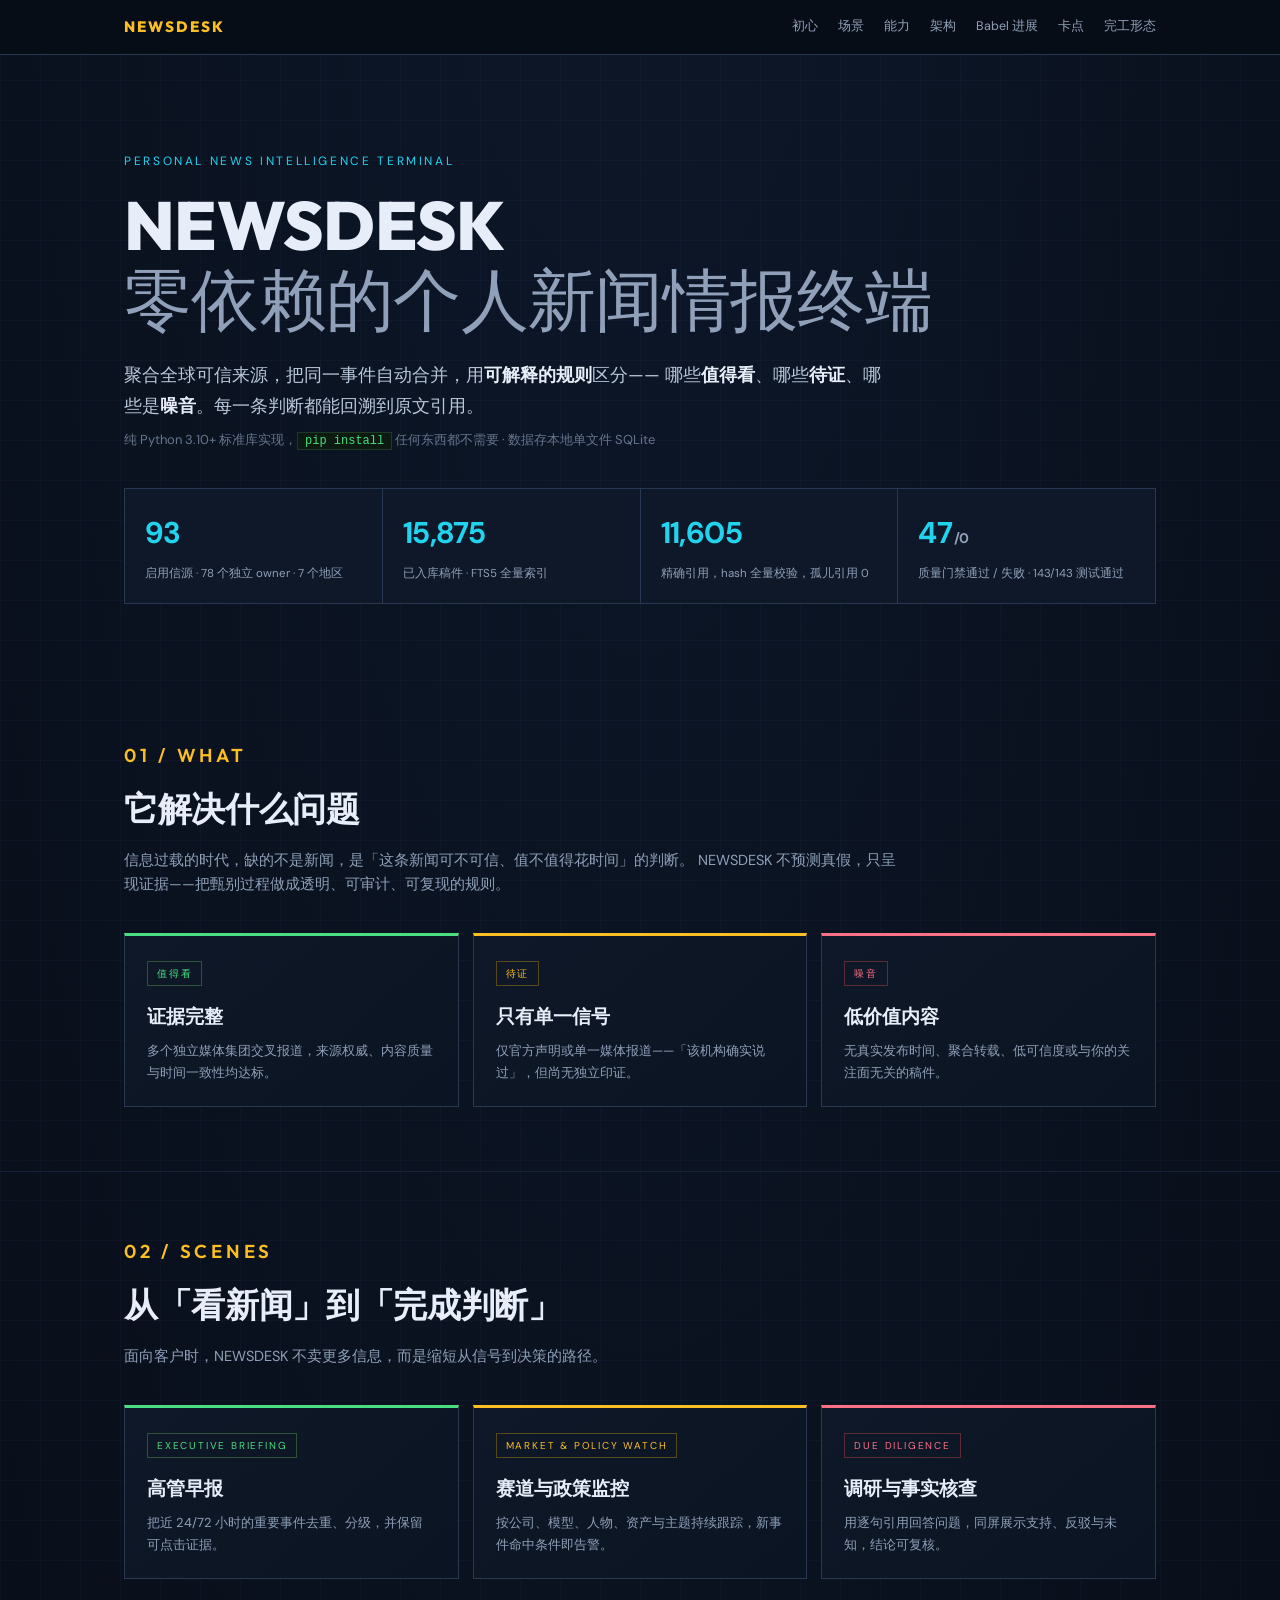
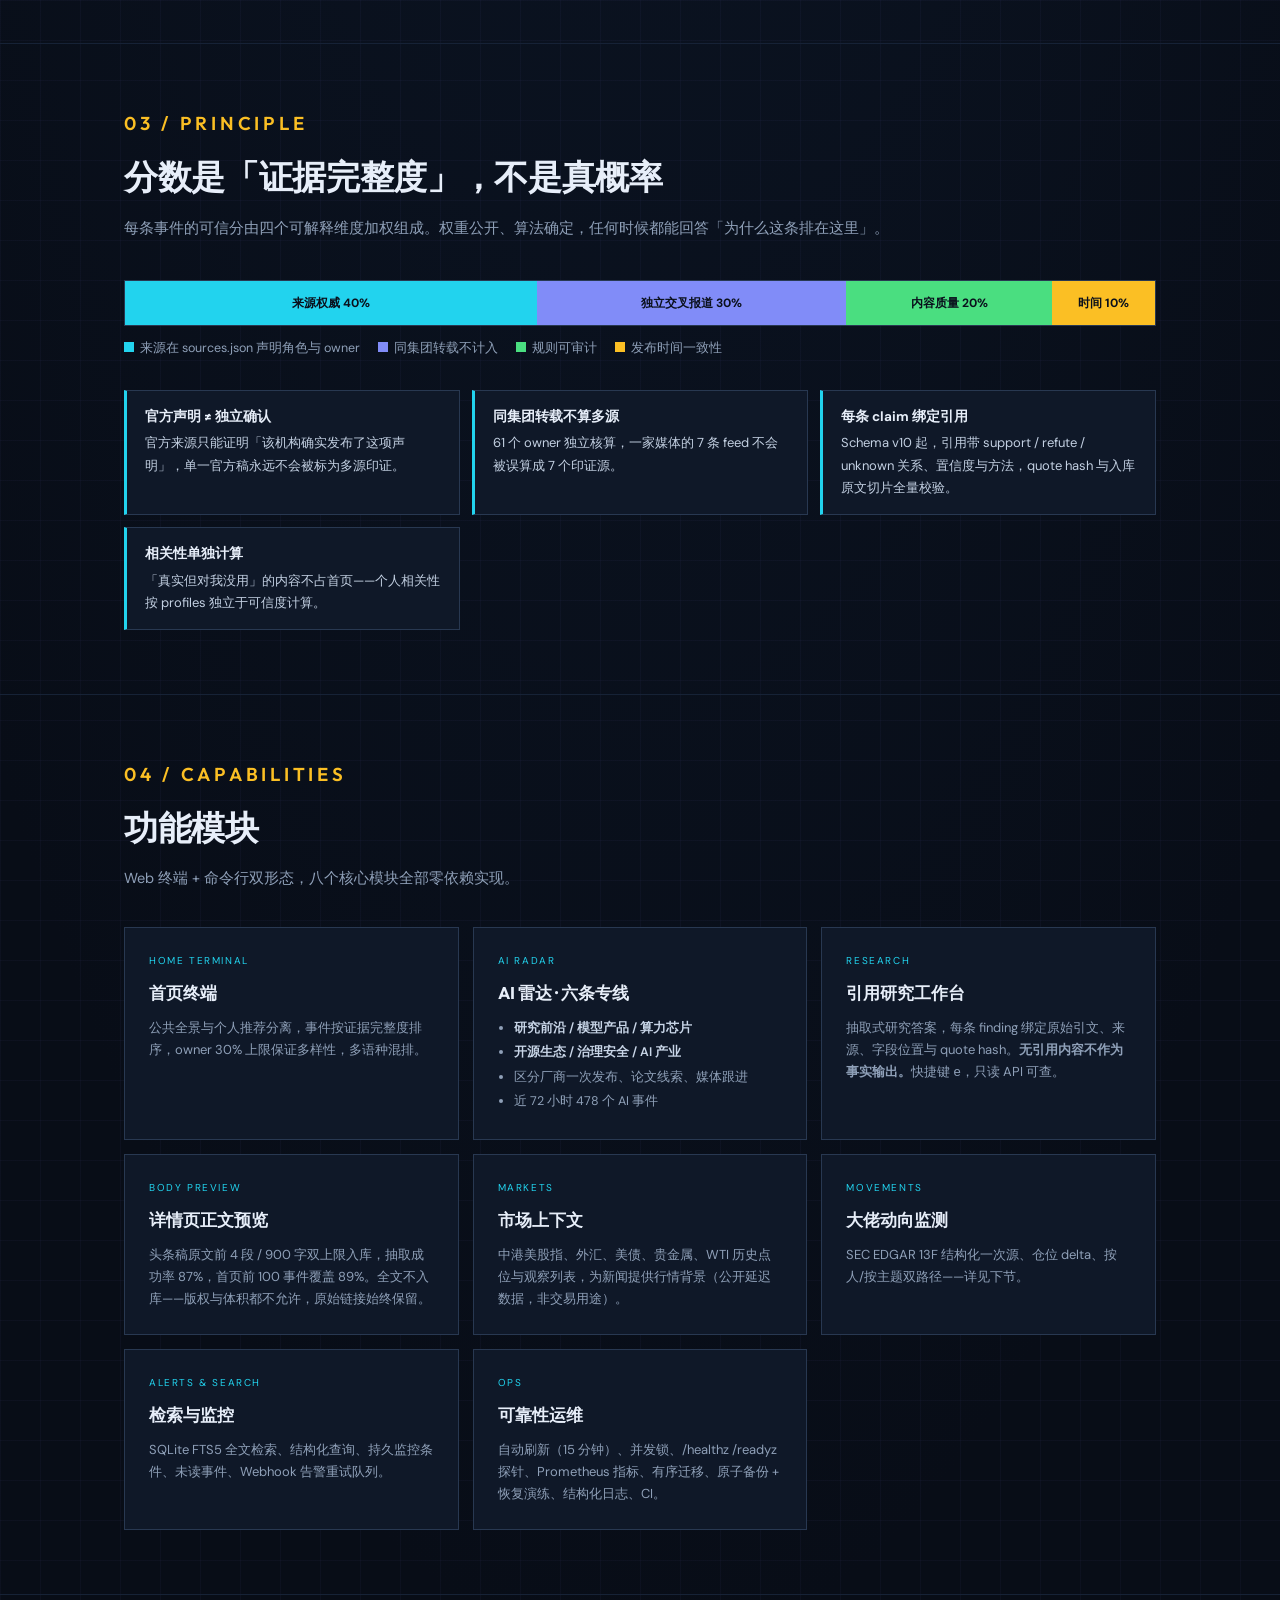
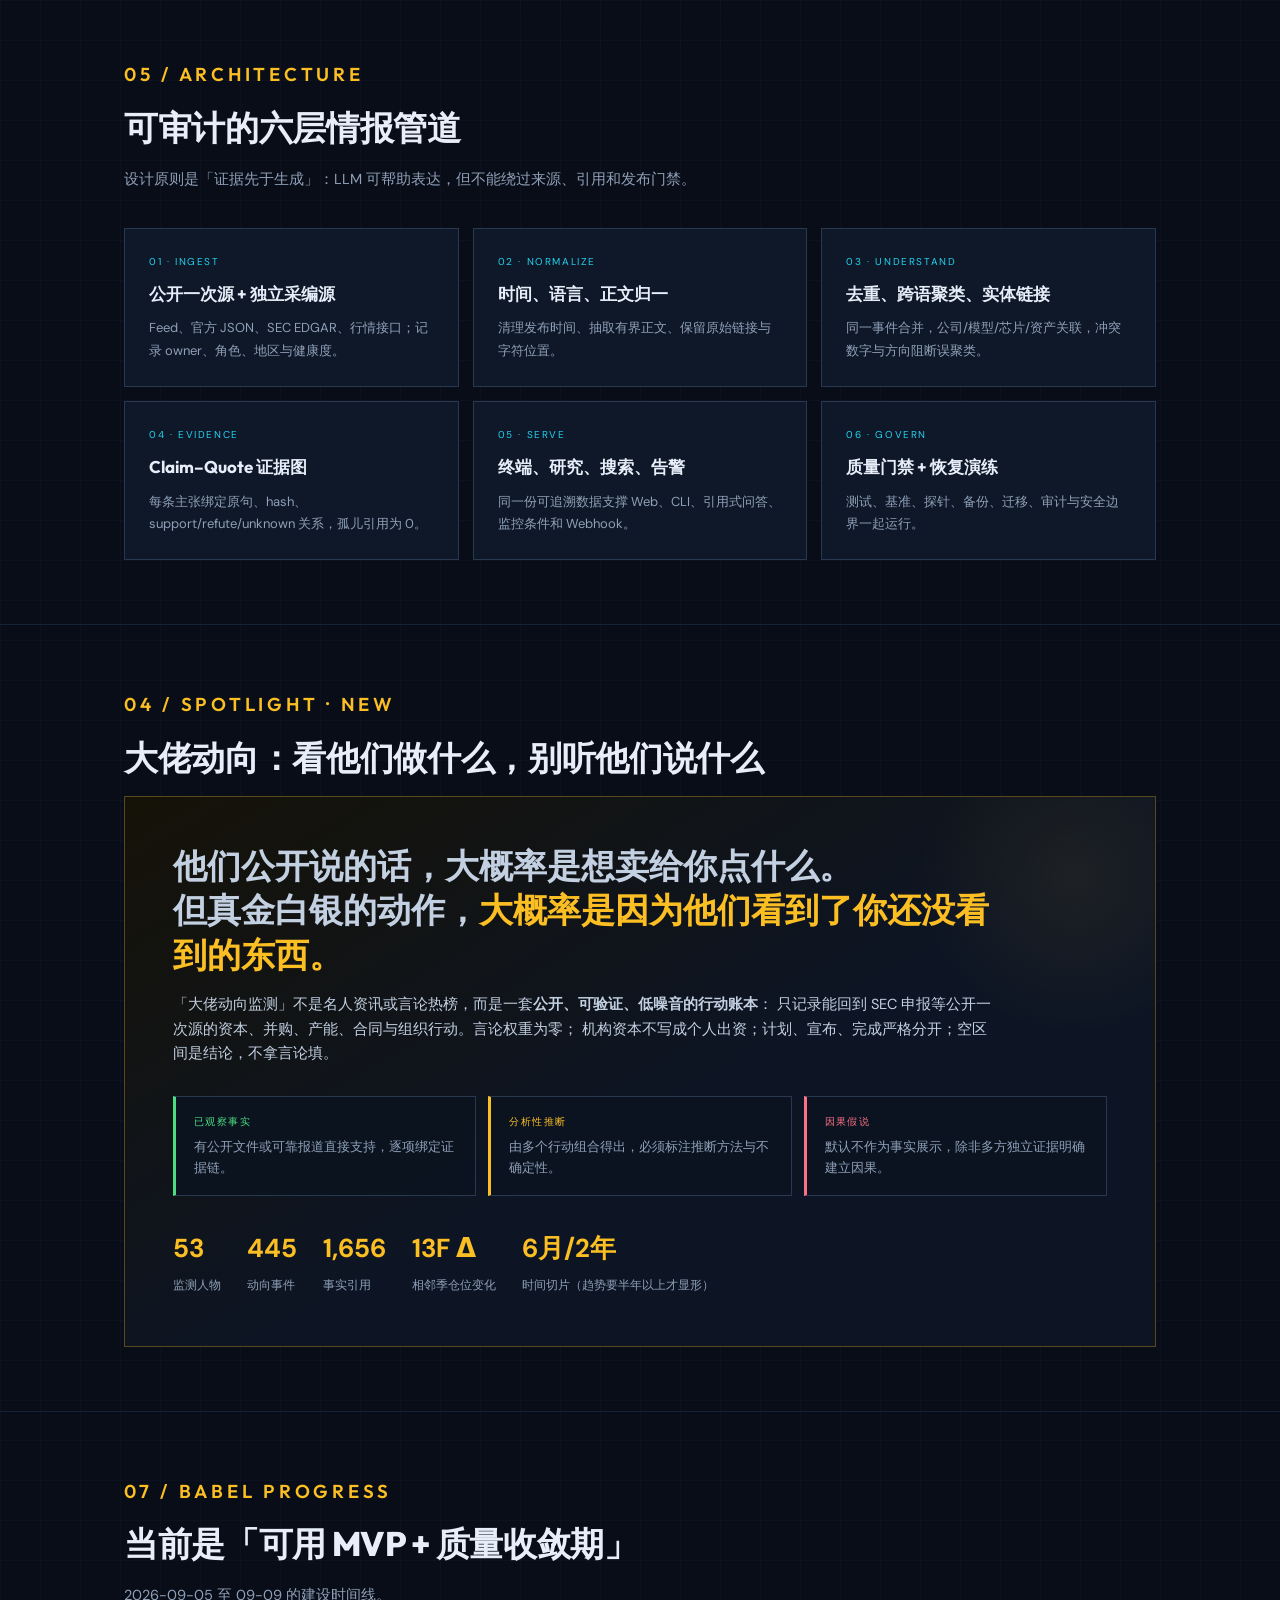
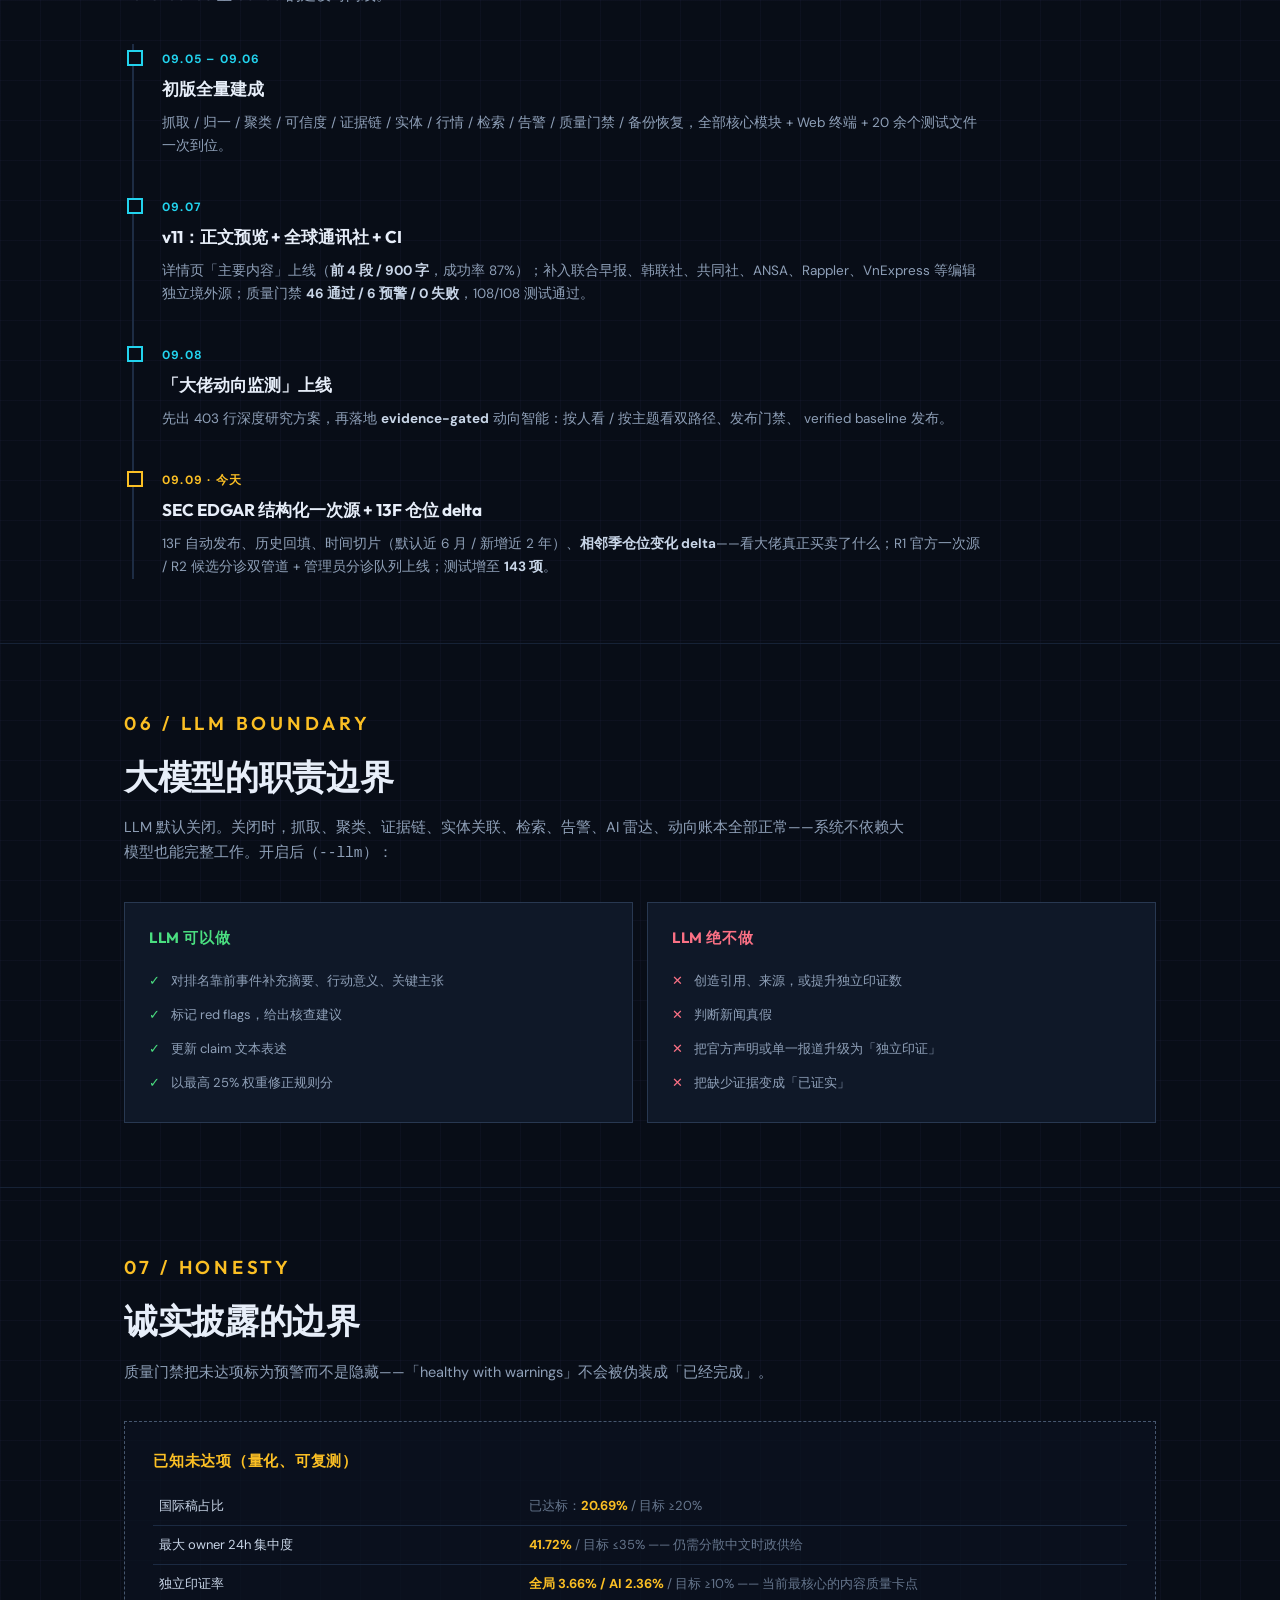
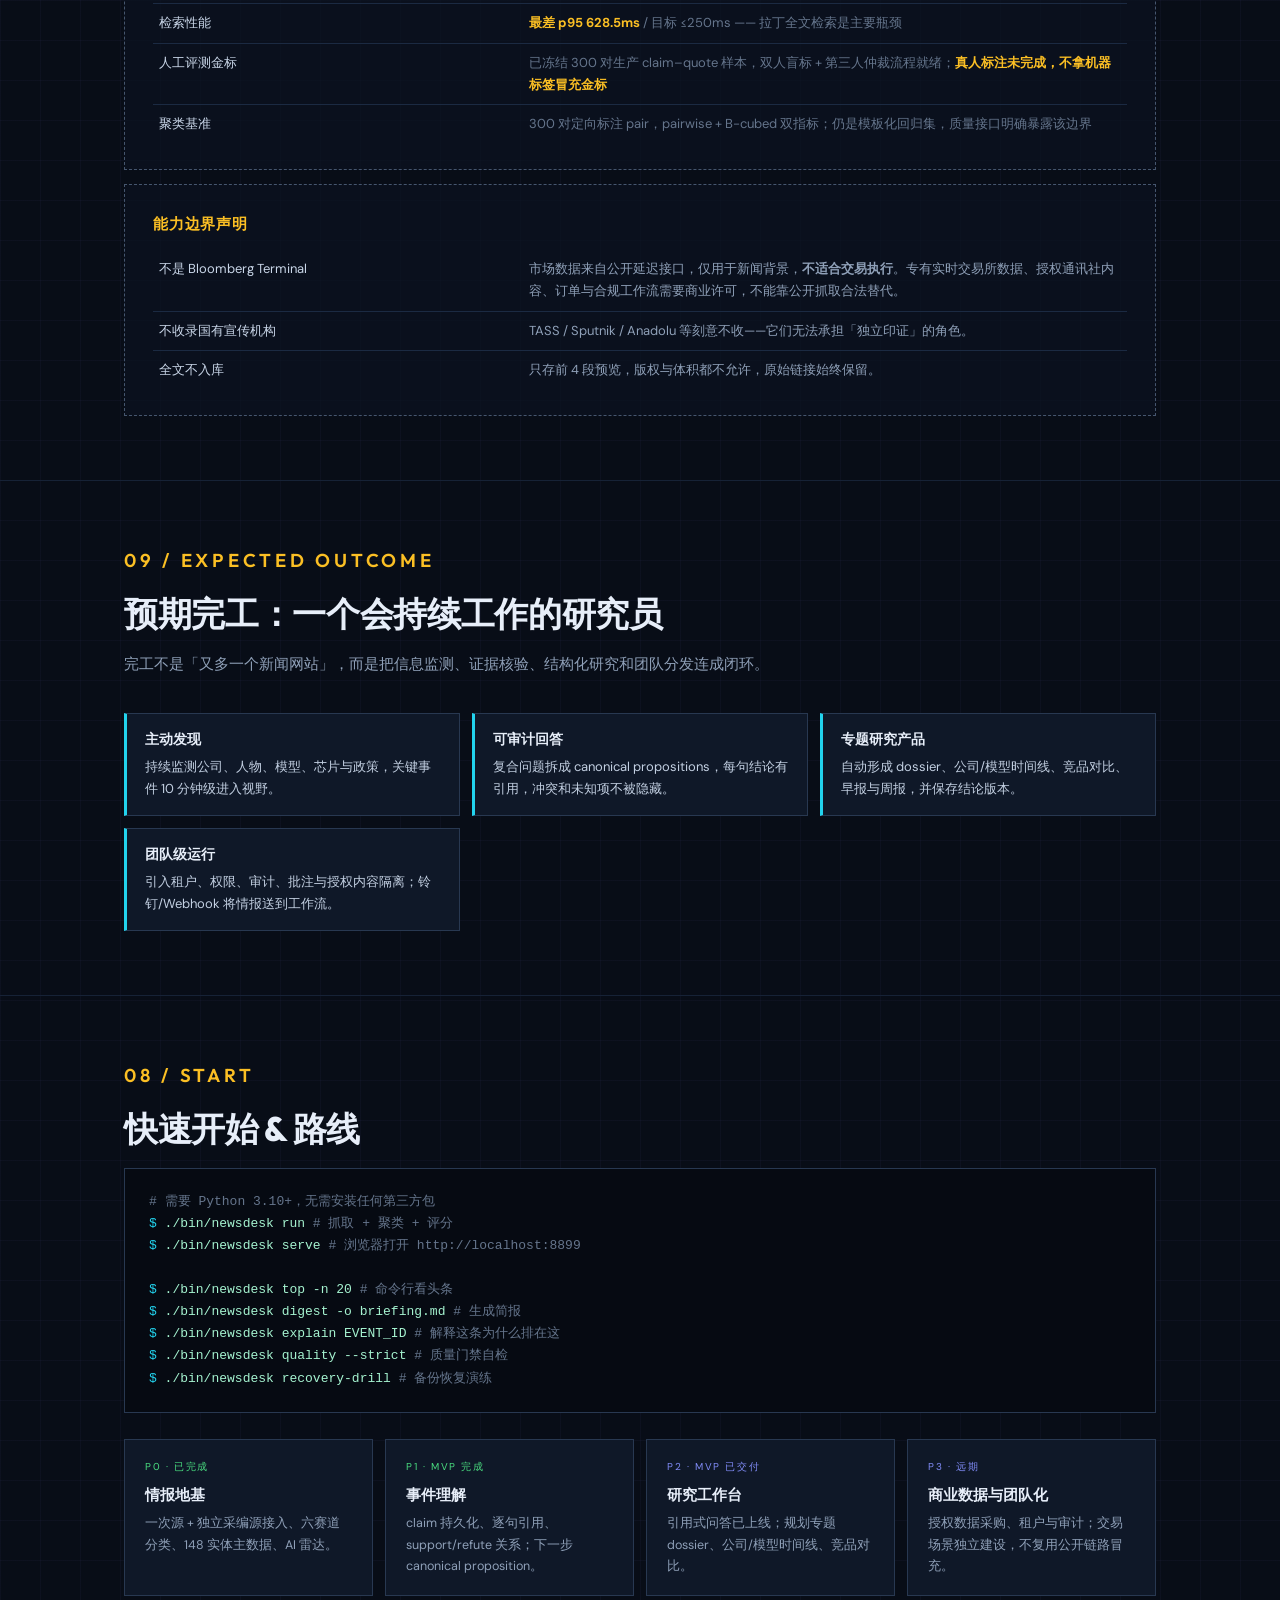
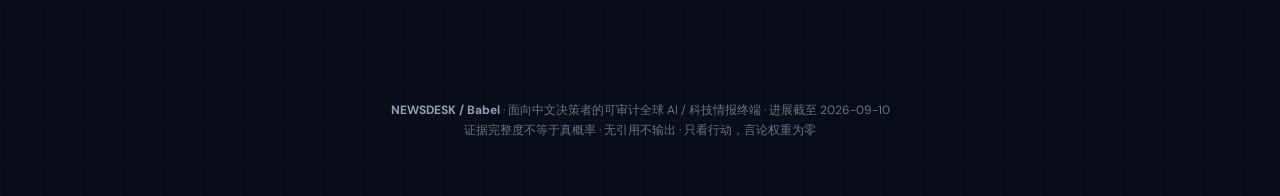
<file: docs/NEWSDESK-介绍.html>
<!DOCTYPE html>
<!--
  Aesthetic Direction: E. 科技冷冽 × 编辑式叙事
  Display Font: Outfit  |  Body Font: DM Sans
  Primary: #818CF8  |  Accent: #22D3EE  |  Bg: #080D17
  Texture: radial glow + geometric grid
-->
<html lang="zh-CN">
<head>
<meta charset="utf-8">
<meta name="viewport" content="width=device-width,initial-scale=1">
<title>NEWSDESK｜零依赖个人新闻情报终端</title>
<link rel="preconnect" href="https://fonts.googleapis.com">
<link rel="preconnect" href="https://fonts.gstatic.com" crossorigin>
<link href="https://fonts.googleapis.com/css2?family=DM+Sans:wght@400;500;600&family=Outfit:wght@600;800&display=swap" rel="stylesheet">
<style>
:root{
  --bg:#080d17;--panel:#0f1828;--panel2:#142238;--line:#283851;
  --ink:#e7eef9;--muted:#8fa0b8;--dim:#65758c;
  --cyan:#22d3ee;--indigo:#818cf8;--green:#4ade80;--amber:#fbbf24;--red:#fb7185;
}
*{box-sizing:border-box;margin:0;padding:0}
html{scroll-behavior:smooth}
body{
  background:var(--bg);color:var(--ink);line-height:1.7;
  font-family:"DM Sans","PingFang SC","Microsoft YaHei",system-ui,sans-serif;
  background-image:linear-gradient(#818cf80a 1px,transparent 1px),linear-gradient(90deg,#818cf80a 1px,transparent 1px),radial-gradient(ellipse 80% 50% at 50% -10%,#12233d88,transparent);
  background-size:40px 40px,40px 40px,auto;
}
h1,h2,h3,.brand{font-family:Outfit,"PingFang SC",sans-serif}
.wrap{max-width:1080px;margin:0 auto;padding:0 24px}
section{padding:64px 0;border-bottom:1px solid #162236}
section:last-of-type{border-bottom:0}

/* ---------- nav ---------- */
nav{position:sticky;top:0;z-index:20;background:#080d17ee;backdrop-filter:blur(12px);border-bottom:1px solid var(--line)}
nav .wrap{display:flex;align-items:center;gap:22px;height:54px}
nav .brand{color:var(--amber);font-weight:800;letter-spacing:.14em;font-size:15px}
nav a{color:var(--muted);text-decoration:none;font-size:12.5px}
nav a:hover{color:var(--cyan)}
nav .links{display:flex;gap:20px;margin-left:auto}
@media(max-width:760px){nav .links{display:none}}

/* ---------- hero ---------- */
header.hero{padding:96px 0 72px;text-align:left}
.kicker{color:var(--cyan);letter-spacing:.22em;font-size:12px;text-transform:uppercase;margin-bottom:18px}
h1{font-size:clamp(38px,6vw,68px);line-height:1.08;font-weight:800;letter-spacing:-.01em}
h1 .thin{color:var(--muted);font-weight:300}
.hero p.lead{color:#b9c7da;font-size:clamp(15px,2vw,18px);max-width:760px;margin:24px 0 8px}
.hero p.lead b{color:var(--ink)}
.hero .sub{color:var(--dim);font-size:13px;margin-bottom:36px}
.hero .sub code{color:var(--green);background:#0c1a12;border:1px solid #1d3a26;padding:1px 7px;font-size:12px}
.stats{display:grid;grid-template-columns:repeat(auto-fit,minmax(150px,1fr));gap:1px;background:var(--line);border:1px solid var(--line);margin-top:8px}
.stats div{background:var(--panel);padding:18px 20px}
.stats b{display:block;font-size:30px;color:var(--cyan);font-weight:700;letter-spacing:-.02em}
.stats b em{font-style:normal;font-size:14px;color:var(--muted);margin-left:2px}
.stats span{font-size:11.5px;color:var(--muted)}

/* ---------- headings ---------- */
h2{font-size:clamp(24px,3.4vw,34px);font-weight:800;margin-bottom:10px;letter-spacing:-.01em}
h2 .no{color:var(--amber);font-size:.55em;letter-spacing:.2em;display:block;margin-bottom:8px;font-weight:600}
.sec-lead{color:var(--muted);max-width:780px;margin-bottom:36px;font-size:14.5px}

/* ---------- triage buckets ---------- */
.buckets{display:grid;grid-template-columns:repeat(auto-fit,minmax(240px,1fr));gap:14px}
.bucket{border:1px solid var(--line);background:linear-gradient(140deg,var(--panel),#0b1422);padding:22px}
.bucket i{font-style:normal;font-size:10px;letter-spacing:.18em;display:inline-block;padding:3px 9px;border:1px solid;margin-bottom:14px}
.bucket h3{font-size:19px;margin-bottom:8px}
.bucket p{color:var(--muted);font-size:13px}
.bucket.watch{border-top:3px solid var(--green)} .bucket.watch i{color:var(--green);border-color:#2c5237}
.bucket.pending{border-top:3px solid var(--amber)} .bucket.pending i{color:var(--amber);border-color:#58491d}
.bucket.noise{border-top:3px solid var(--red)} .bucket.noise i{color:var(--red);border-color:#5c2b34}

/* ---------- score bar ---------- */
.score{margin:40px 0 18px}
.scorebar{display:flex;height:46px;border:1px solid var(--line);overflow:hidden;font-size:12px}
.scorebar div{display:flex;align-items:center;justify-content:center;color:#0a101c;font-weight:700;white-space:nowrap;overflow:hidden}
.scorebar .s1{width:40%;background:var(--cyan)}
.scorebar .s2{width:30%;background:var(--indigo)}
.scorebar .s3{width:20%;background:var(--green)}
.scorebar .s4{width:10%;background:var(--amber)}
.scorelegend{display:flex;flex-wrap:wrap;gap:18px;margin-top:12px;color:var(--muted);font-size:12.5px}
.scorelegend i{font-style:normal;display:inline-block;width:10px;height:10px;margin-right:6px}
.rules{display:grid;grid-template-columns:repeat(auto-fit,minmax(280px,1fr));gap:12px;margin-top:30px}
.rule{border:1px solid var(--line);border-left:3px solid var(--cyan);background:var(--panel);padding:15px 18px;font-size:13px;color:#c3d0e2}
.rule b{color:var(--ink);display:block;margin-bottom:4px;font-size:13.5px}

/* ---------- feature grid ---------- */
.features{display:grid;grid-template-columns:repeat(auto-fit,minmax(300px,1fr));gap:14px}
.feat{border:1px solid var(--line);background:var(--panel);padding:24px;transition:border-color .15s}
.feat:hover{border-color:#4a6282}
.feat .tag{font-size:10px;letter-spacing:.16em;color:var(--cyan);display:block;margin-bottom:10px}
.feat h3{font-size:17px;margin-bottom:9px}
.feat p{color:var(--muted);font-size:13px}
.feat ul{margin:10px 0 0 16px;color:var(--muted);font-size:12.5px}
.feat li{margin:3px 0}
.feat li b{color:#c9d6e8;font-weight:600}

/* ---------- movements spotlight ---------- */
.spot{border:1px solid #58491d;background:linear-gradient(150deg,#151207,#0d1524 55%);padding:clamp(28px,4vw,48px);position:relative;overflow:hidden}
.spot:before{content:"";position:absolute;right:-80px;top:-80px;width:320px;height:320px;background:radial-gradient(circle,#fbbf2412,transparent 70%)}
.spot .quote{font-size:clamp(22px,3.4vw,34px);font-weight:800;line-height:1.3;margin-bottom:14px}
.spot .quote em{font-style:normal;color:var(--amber)}
.spot p{color:#c3d0e2;max-width:820px;font-size:14.5px}
.layers{display:grid;grid-template-columns:repeat(auto-fit,minmax(220px,1fr));gap:12px;margin:30px 0}
.layer{border:1px solid var(--line);background:#0a1320cc;padding:16px 18px}
.layer i{font-style:normal;font-size:10px;letter-spacing:.14em;display:block;margin-bottom:7px}
.layer:nth-child(1){border-left:3px solid var(--green)} .layer:nth-child(1) i{color:var(--green)}
.layer:nth-child(2){border-left:3px solid var(--amber)} .layer:nth-child(2) i{color:var(--amber)}
.layer:nth-child(3){border-left:3px solid var(--red)} .layer:nth-child(3) i{color:var(--red)}
.layer p{font-size:12.5px;color:var(--muted)}
.mstats{display:flex;flex-wrap:wrap;gap:26px;margin-top:8px}
.mstats div b{display:block;font-size:26px;color:var(--amber)}
.mstats div span{font-size:11.5px;color:var(--muted)}

/* ---------- timeline ---------- */
.tl{position:relative;margin-left:8px;padding-left:28px;border-left:2px solid #1d2c44}
.tl .day{position:relative;padding:0 0 34px}
.tl .day:last-child{padding-bottom:0}
.tl .day:before{content:"";position:absolute;left:-35px;top:6px;width:12px;height:12px;background:var(--bg);border:2px solid var(--cyan)}
.tl .day.hot:before{border-color:var(--amber)}
.tl .d{color:var(--cyan);font-size:12px;letter-spacing:.1em;font-weight:700}
.tl .day.hot .d{color:var(--amber)}
.tl h3{font-size:17px;margin:4px 0 8px}
.tl p{color:var(--muted);font-size:13.5px;max-width:820px}
.tl p b{color:#c9d6e8}

/* ---------- llm boundary ---------- */
.llm{display:grid;grid-template-columns:1fr 1fr;gap:14px}
@media(max-width:720px){.llm{grid-template-columns:1fr}}
.llm .col{border:1px solid var(--line);padding:22px 24px;background:var(--panel)}
.llm .col h3{font-size:15px;margin-bottom:14px;letter-spacing:.04em}
.llm .can h3{color:var(--green)} .llm .cant h3{color:var(--red)}
.llm ul{list-style:none}
.llm li{font-size:13px;color:var(--muted);padding:6px 0 6px 22px;position:relative}
.llm .can li:before{content:"✓";position:absolute;left:0;color:var(--green)}
.llm .cant li:before{content:"✕";position:absolute;left:0;color:var(--red)}

/* ---------- honesty ---------- */
.honest{border:1px dashed #46566e;background:#0b1320aa;padding:26px 28px}
.honest h3{color:var(--amber);font-size:15px;margin-bottom:14px;letter-spacing:.05em}
.honest table{width:100%;border-collapse:collapse;font-size:13px}
.honest td{padding:8px 6px;border-bottom:1px solid #1b2a42;color:var(--muted);vertical-align:top}
.honest tr:last-child td{border-bottom:0}
.honest td:first-child{color:#c9d6e8;width:38%}
.honest td .now{color:var(--amber);font-weight:700}
.honest td .goal{color:var(--dim)}

/* ---------- quickstart ---------- */
.term{background:#060a12;border:1px solid var(--line);padding:22px 24px;font-family:"SF Mono",Menlo,Consolas,monospace;font-size:13px;color:#a5f3d0;overflow-x:auto}
.term .c{color:var(--dim)}
.term .p{color:var(--cyan)}
.roadmap{display:grid;grid-template-columns:repeat(auto-fit,minmax(220px,1fr));gap:12px;margin-top:26px}
.phase{border:1px solid var(--line);background:var(--panel);padding:18px 20px}
.phase i{font-style:normal;font-size:10px;letter-spacing:.16em;color:var(--indigo);display:block;margin-bottom:8px}
.phase.done i{color:var(--green)}
.phase h3{font-size:14.5px;margin-bottom:6px}
.phase p{font-size:12.5px;color:var(--muted)}

footer{padding:40px 0 56px;color:var(--dim);font-size:12px;text-align:center}
footer b{color:var(--muted)}
</style>
</head>
<body>

<nav><div class="wrap">
  <span class="brand">NEWSDESK</span>
  <div class="links">
    <a href="#what">初心</a><a href="#scenes">场景</a><a href="#features">能力</a><a href="#architecture">架构</a>
    <a href="#timeline">Babel 进展</a><a href="#honesty">卡点</a><a href="#future">完工形态</a>
  </div>
</div></nav>

<header class="hero"><div class="wrap">
  <div class="kicker">Personal News Intelligence Terminal</div>
  <h1>NEWSDESK<br><span class="thin">零依赖的个人新闻情报终端</span></h1>
  <p class="lead">聚合全球可信来源，把同一事件自动合并，用<b>可解释的规则</b>区分——
  哪些<b>值得看</b>、哪些<b>待证</b>、哪些是<b>噪音</b>。每一条判断都能回溯到原文引用。</p>
  <p class="sub">纯 Python 3.10+ 标准库实现，<code>pip install</code> 任何东西都不需要 · 数据存本地单文件 SQLite</p>
  <div class="stats">
    <div><b>93</b><span>启用信源 · 78 个独立 owner · 7 个地区</span></div>
    <div><b>15,875</b><span>已入库稿件 · FTS5 全量索引</span></div>
    <div><b>11,605</b><span>精确引用，hash 全量校验，孤儿引用 0</span></div>
    <div><b>47<em>/0</em></b><span>质量门禁通过 / 失败 · 143/143 测试通过</span></div>
  </div>
</div></header>

<section id="what"><div class="wrap">
  <h2><span class="no">01 / WHAT</span>它解决什么问题</h2>
  <p class="sec-lead">信息过载的时代，缺的不是新闻，是「这条新闻可不可信、值不值得花时间」的判断。
  NEWSDESK 不预测真假，只呈现证据——把甄别过程做成透明、可审计、可复现的规则。</p>
  <div class="buckets">
    <div class="bucket watch"><i>值得看</i><h3>证据完整</h3><p>多个独立媒体集团交叉报道，来源权威、内容质量与时间一致性均达标。</p></div>
    <div class="bucket pending"><i>待证</i><h3>只有单一信号</h3><p>仅官方声明或单一媒体报道——「该机构确实说过」，但尚无独立印证。</p></div>
    <div class="bucket noise"><i>噪音</i><h3>低价值内容</h3><p>无真实发布时间、聚合转载、低可信度或与你的关注面无关的稿件。</p></div>
  </div>
</div></section>

<section id="scenes"><div class="wrap">
  <h2><span class="no">02 / SCENES</span>从「看新闻」到「完成判断」</h2>
  <p class="sec-lead">面向客户时，NEWSDESK 不卖更多信息，而是缩短从信号到决策的路径。</p>
  <div class="buckets">
    <div class="bucket watch"><i>EXECUTIVE BRIEFING</i><h3>高管早报</h3><p>把近 24/72 小时的重要事件去重、分级，并保留可点击证据。</p></div>
    <div class="bucket pending"><i>MARKET &amp; POLICY WATCH</i><h3>赛道与政策监控</h3><p>按公司、模型、人物、资产与主题持续跟踪，新事件命中条件即告警。</p></div>
    <div class="bucket noise"><i>DUE DILIGENCE</i><h3>调研与事实核查</h3><p>用逐句引用回答问题，同屏展示支持、反驳与未知，结论可复核。</p></div>
  </div>
</div></section>

<section id="trust"><div class="wrap">
  <h2><span class="no">03 / PRINCIPLE</span>分数是「证据完整度」，不是真概率</h2>
  <p class="sec-lead">每条事件的可信分由四个可解释维度加权组成。权重公开、算法确定，任何时候都能回答「为什么这条排在这里」。</p>
  <div class="score">
    <div class="scorebar">
      <div class="s1">来源权威 40%</div><div class="s2">独立交叉报道 30%</div>
      <div class="s3">内容质量 20%</div><div class="s4">时间 10%</div>
    </div>
    <div class="scorelegend">
      <span><i style="background:var(--cyan)"></i>来源在 sources.json 声明角色与 owner</span>
      <span><i style="background:var(--indigo)"></i>同集团转载不计入</span>
      <span><i style="background:var(--green)"></i>规则可审计</span>
      <span><i style="background:var(--amber)"></i>发布时间一致性</span>
    </div>
  </div>
  <div class="rules">
    <div class="rule"><b>官方声明 ≠ 独立确认</b>官方来源只能证明「该机构确实发布了这项声明」，单一官方稿永远不会被标为多源印证。</div>
    <div class="rule"><b>同集团转载不算多源</b>61 个 owner 独立核算，一家媒体的 7 条 feed 不会被误算成 7 个印证源。</div>
    <div class="rule"><b>每条 claim 绑定引用</b>Schema v10 起，引用带 support / refute / unknown 关系、置信度与方法，quote hash 与入库原文切片全量校验。</div>
    <div class="rule"><b>相关性单独计算</b>「真实但对我没用」的内容不占首页——个人相关性按 profiles 独立于可信度计算。</div>
  </div>
</div></section>

<section id="features"><div class="wrap">
  <h2><span class="no">04 / CAPABILITIES</span>功能模块</h2>
  <p class="sec-lead">Web 终端 + 命令行双形态，八个核心模块全部零依赖实现。</p>
  <div class="features">
    <div class="feat"><span class="tag">HOME TERMINAL</span><h3>首页终端</h3>
      <p>公共全景与个人推荐分离，事件按证据完整度排序，owner 30% 上限保证多样性，多语种混排。</p></div>
    <div class="feat"><span class="tag">AI RADAR</span><h3>AI 雷达 · 六条专线</h3>
      <ul><li><b>研究前沿 / 模型产品 / 算力芯片</b></li><li><b>开源生态 / 治理安全 / AI 产业</b></li>
      <li>区分厂商一次发布、论文线索、媒体跟进</li><li>近 72 小时 478 个 AI 事件</li></ul></div>
    <div class="feat"><span class="tag">RESEARCH</span><h3>引用研究工作台</h3>
      <p>抽取式研究答案，每条 finding 绑定原始引文、来源、字段位置与 quote hash。<b>无引用内容不作为事实输出。</b>快捷键 <code>e</code>，只读 API 可查。</p></div>
    <div class="feat"><span class="tag">BODY PREVIEW</span><h3>详情页正文预览</h3>
      <p>头条稿原文前 4 段 / 900 字双上限入库，抽取成功率 87%，首页前 100 事件覆盖 89%。全文不入库——版权与体积都不允许，原始链接始终保留。</p></div>
    <div class="feat"><span class="tag">MARKETS</span><h3>市场上下文</h3>
      <p>中港美股指、外汇、美债、贵金属、WTI 历史点位与观察列表，为新闻提供行情背景（公开延迟数据，非交易用途）。</p></div>
    <div class="feat"><span class="tag">MOVEMENTS</span><h3>大佬动向监测</h3>
      <p>SEC EDGAR 13F 结构化一次源、仓位 delta、按人/按主题双路径——详见下节。</p></div>
    <div class="feat"><span class="tag">ALERTS &amp; SEARCH</span><h3>检索与监控</h3>
      <p>SQLite FTS5 全文检索、结构化查询、持久监控条件、未读事件、Webhook 告警重试队列。</p></div>
    <div class="feat"><span class="tag">OPS</span><h3>可靠性运维</h3>
      <p>自动刷新（15 分钟）、并发锁、/healthz /readyz 探针、Prometheus 指标、有序迁移、原子备份 + 恢复演练、结构化日志、CI。</p></div>
  </div>
</div></section>

<section id="architecture"><div class="wrap">
  <h2><span class="no">05 / ARCHITECTURE</span>可审计的六层情报管道</h2>
  <p class="sec-lead">设计原则是「证据先于生成」：LLM 可帮助表达，但不能绕过来源、引用和发布门禁。</p>
  <div class="features">
    <div class="feat"><span class="tag">01 · INGEST</span><h3>公开一次源 + 独立采编源</h3><p>Feed、官方 JSON、SEC EDGAR、行情接口；记录 owner、角色、地区与健康度。</p></div>
    <div class="feat"><span class="tag">02 · NORMALIZE</span><h3>时间、语言、正文归一</h3><p>清理发布时间、抽取有界正文、保留原始链接与字符位置。</p></div>
    <div class="feat"><span class="tag">03 · UNDERSTAND</span><h3>去重、跨语聚类、实体链接</h3><p>同一事件合并，公司/模型/芯片/资产关联，冲突数字与方向阻断误聚类。</p></div>
    <div class="feat"><span class="tag">04 · EVIDENCE</span><h3>Claim–Quote 证据图</h3><p>每条主张绑定原句、hash、support/refute/unknown 关系，孤儿引用为 0。</p></div>
    <div class="feat"><span class="tag">05 · SERVE</span><h3>终端、研究、搜索、告警</h3><p>同一份可追溯数据支撑 Web、CLI、引用式问答、监控条件和 Webhook。</p></div>
    <div class="feat"><span class="tag">06 · GOVERN</span><h3>质量门禁 + 恢复演练</h3><p>测试、基准、探针、备份、迁移、审计与安全边界一起运行。</p></div>
  </div>
</div></section>

<section id="movements"><div class="wrap">
  <h2><span class="no">04 / SPOTLIGHT · NEW</span>大佬动向：看他们做什么，别听他们说什么</h2>
  <div class="spot">
    <p class="quote">他们公开说的话，大概率是想卖给你点什么。<br>但真金白银的动作，<em>大概率是因为他们看到了你还没看到的东西。</em></p>
    <p>「大佬动向监测」不是名人资讯或言论热榜，而是一套<b>公开、可验证、低噪音的行动账本</b>：
    只记录能回到 SEC 申报等公开一次源的资本、并购、产能、合同与组织行动。言论权重为零；
    机构资本不写成个人出资；计划、宣布、完成严格分开；空区间是结论，不拿言论填。</p>
    <div class="layers">
      <div class="layer"><i>已观察事实</i><p>有公开文件或可靠报道直接支持，逐项绑定证据链。</p></div>
      <div class="layer"><i>分析性推断</i><p>由多个行动组合得出，必须标注推断方法与不确定性。</p></div>
      <div class="layer"><i>因果假说</i><p>默认不作为事实展示，除非多方独立证据明确建立因果。</p></div>
    </div>
    <div class="mstats">
      <div><b>53</b><span>监测人物</span></div>
      <div><b>445</b><span>动向事件</span></div>
      <div><b>1,656</b><span>事实引用</span></div>
      <div><b>13F Δ</b><span>相邻季仓位变化</span></div>
      <div><b>6月/2年</b><span>时间切片（趋势要半年以上才显形）</span></div>
    </div>
  </div>
</div></section>

<section id="timeline"><div class="wrap">
  <h2><span class="no">07 / BABEL PROGRESS</span>当前是「可用 MVP + 质量收敛期」</h2>
  <p class="sec-lead">2026-09-05 至 09-09 的建设时间线。</p>
  <div class="tl">
    <div class="day"><span class="d">09.05 – 09.06</span><h3>初版全量建成</h3>
      <p>抓取 / 归一 / 聚类 / 可信度 / 证据链 / 实体 / 行情 / 检索 / 告警 / 质量门禁 / 备份恢复，全部核心模块 + Web 终端 + 20 余个测试文件一次到位。</p></div>
    <div class="day"><span class="d">09.07</span><h3>v11：正文预览 + 全球通讯社 + CI</h3>
      <p>详情页「主要内容」上线（<b>前 4 段 / 900 字</b>，成功率 87%）；补入联合早报、韩联社、共同社、ANSA、Rappler、VnExpress 等编辑独立境外源；质量门禁 <b>46 通过 / 6 预警 / 0 失败</b>，108/108 测试通过。</p></div>
    <div class="day"><span class="d">09.08</span><h3>「大佬动向监测」上线</h3>
      <p>先出 403 行深度研究方案，再落地 <b>evidence-gated</b> 动向智能：按人看 / 按主题看双路径、发布门禁、 verified baseline 发布。</p></div>
    <div class="day hot"><span class="d">09.09 · 今天</span><h3>SEC EDGAR 结构化一次源 + 13F 仓位 delta</h3>
      <p>13F 自动发布、历史回填、时间切片（默认近 6 月 / 新增近 2 年）、<b>相邻季仓位变化 delta</b>——看大佬真正买卖了什么；R1 官方一次源 / R2 候选分诊双管道 + 管理员分诊队列上线；测试增至 <b>143 项</b>。</p></div>
  </div>
</div></section>

<section id="llm"><div class="wrap">
  <h2><span class="no">06 / LLM BOUNDARY</span>大模型的职责边界</h2>
  <p class="sec-lead">LLM 默认关闭。关闭时，抓取、聚类、证据链、实体关联、检索、告警、AI 雷达、动向账本全部正常——系统不依赖大模型也能完整工作。开启后（<code>--llm</code>）：</p>
  <div class="llm">
    <div class="col can"><h3>LLM 可以做</h3><ul>
      <li>对排名靠前事件补充摘要、行动意义、关键主张</li>
      <li>标记 red flags，给出核查建议</li>
      <li>更新 claim 文本表述</li>
      <li>以最高 25% 权重修正规则分</li>
    </ul></div>
    <div class="col cant"><h3>LLM 绝不做</h3><ul>
      <li>创造引用、来源，或提升独立印证数</li>
      <li>判断新闻真假</li>
      <li>把官方声明或单一报道升级为「独立印证」</li>
      <li>把缺少证据变成「已证实」</li>
    </ul></div>
  </div>
</div></section>

<section id="honesty"><div class="wrap">
  <h2><span class="no">07 / HONESTY</span>诚实披露的边界</h2>
  <p class="sec-lead">质量门禁把未达项标为预警而不是隐藏——「healthy with warnings」不会被伪装成「已经完成」。</p>
  <div class="honest">
    <h3>已知未达项（量化、可复测）</h3>
    <table>
      <tr><td>国际稿占比</td><td><span class="goal">已达标：</span><span class="now">20.69%</span> <span class="goal">/ 目标 ≥20%</span></td></tr>
      <tr><td>最大 owner 24h 集中度</td><td><span class="now">41.72%</span> <span class="goal">/ 目标 ≤35% —— 仍需分散中文时政供给</span></td></tr>
      <tr><td>独立印证率</td><td><span class="now">全局 3.66% / AI 2.36%</span> <span class="goal">/ 目标 ≥10% —— 当前最核心的内容质量卡点</span></td></tr>
      <tr><td>检索性能</td><td><span class="now">最差 p95 628.5ms</span> <span class="goal">/ 目标 ≤250ms —— 拉丁全文检索是主要瓶颈</span></td></tr>
      <tr><td>人工评测金标</td><td><span class="goal">已冻结 300 对生产 claim–quote 样本，双人盲标 + 第三人仲裁流程就绪；</span><span class="now">真人标注未完成，不拿机器标签冒充金标</span></td></tr>
      <tr><td>聚类基准</td><td><span class="goal">300 对定向标注 pair，pairwise + B-cubed 双指标；仍是模板化回归集，质量接口明确暴露该边界</span></td></tr>
    </table>
  </div>
  <div class="honest" style="margin-top:14px">
    <h3>能力边界声明</h3>
    <table>
      <tr><td>不是 Bloomberg Terminal</td><td>市场数据来自公开延迟接口，仅用于新闻背景，<b>不适合交易执行</b>。专有实时交易所数据、授权通讯社内容、订单与合规工作流需要商业许可，不能靠公开抓取合法替代。</td></tr>
      <tr><td>不收录国有宣传机构</td><td>TASS / Sputnik / Anadolu 等刻意不收——它们无法承担「独立印证」的角色。</td></tr>
      <tr><td>全文不入库</td><td>只存前 4 段预览，版权与体积都不允许，原始链接始终保留。</td></tr>
    </table>
  </div>
</div></section>

<section id="future"><div class="wrap">
  <h2><span class="no">09 / EXPECTED OUTCOME</span>预期完工：一个会持续工作的研究员</h2>
  <p class="sec-lead">完工不是「又多一个新闻网站」，而是把信息监测、证据核验、结构化研究和团队分发连成闭环。</p>
  <div class="rules">
    <div class="rule"><b>主动发现</b>持续监测公司、人物、模型、芯片与政策，关键事件 10 分钟级进入视野。</div>
    <div class="rule"><b>可审计回答</b>复合问题拆成 canonical propositions，每句结论有引用，冲突和未知项不被隐藏。</div>
    <div class="rule"><b>专题研究产品</b>自动形成 dossier、公司/模型时间线、竞品对比、早报与周报，并保存结论版本。</div>
    <div class="rule"><b>团队级运行</b>引入租户、权限、审计、批注与授权内容隔离；铃钉/Webhook 将情报送到工作流。</div>
  </div>
</div></section>

<section id="start"><div class="wrap">
  <h2><span class="no">08 / START</span>快速开始 &amp; 路线</h2>
  <div class="term">
<span class="c"># 需要 Python 3.10+，无需安装任何第三方包</span><br>
<span class="p">$</span> ./bin/newsdesk run <span class="c"># 抓取 + 聚类 + 评分</span><br>
<span class="p">$</span> ./bin/newsdesk serve <span class="c"># 浏览器打开 http://localhost:8899</span><br><br>
<span class="p">$</span> ./bin/newsdesk top -n 20 <span class="c"># 命令行看头条</span><br>
<span class="p">$</span> ./bin/newsdesk digest -o briefing.md <span class="c"># 生成简报</span><br>
<span class="p">$</span> ./bin/newsdesk explain EVENT_ID <span class="c"># 解释这条为什么排在这</span><br>
<span class="p">$</span> ./bin/newsdesk quality --strict <span class="c"># 质量门禁自检</span><br>
<span class="p">$</span> ./bin/newsdesk recovery-drill <span class="c"># 备份恢复演练</span>
  </div>
  <div class="roadmap">
    <div class="phase done"><i>P0 · 已完成</i><h3>情报地基</h3><p>一次源 + 独立采编源接入、六赛道分类、148 实体主数据、AI 雷达。</p></div>
    <div class="phase done"><i>P1 · MVP 完成</i><h3>事件理解</h3><p>claim 持久化、逐句引用、support/refute 关系；下一步 canonical proposition。</p></div>
    <div class="phase"><i>P2 · MVP 已交付</i><h3>研究工作台</h3><p>引用式问答已上线；规划专题 dossier、公司/模型时间线、竞品对比。</p></div>
    <div class="phase"><i>P3 · 远期</i><h3>商业数据与团队化</h3><p>授权数据采购、租户与审计；交易场景独立建设，不复用公开链路冒充。</p></div>
  </div>
</div></section>

<footer><div class="wrap">
  <b>NEWSDESK / Babel</b> · 面向中文决策者的可审计全球 AI / 科技情报终端 · 进展截至 2026-09-10<br>
  证据完整度不等于真概率 · 无引用不输出 · 只看行动，言论权重为零
</div></footer>

</body>
</html>
</file>
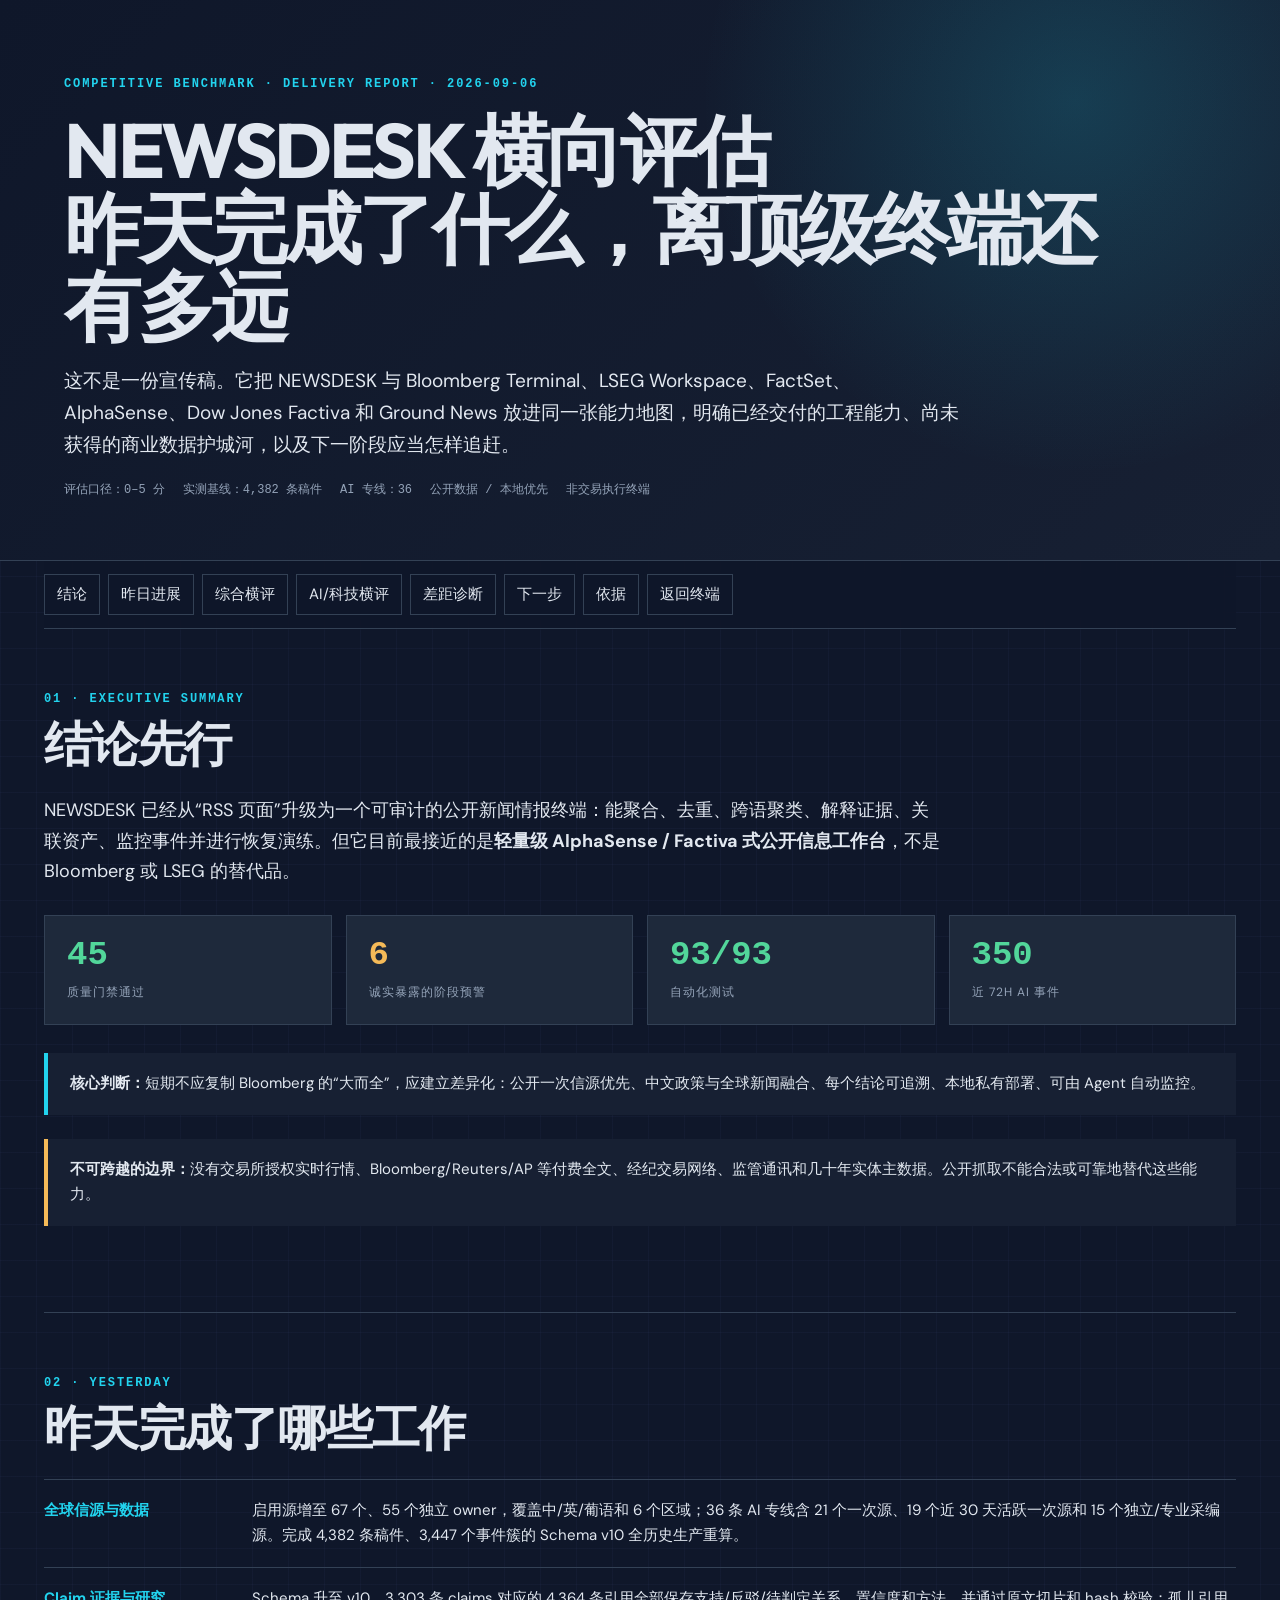
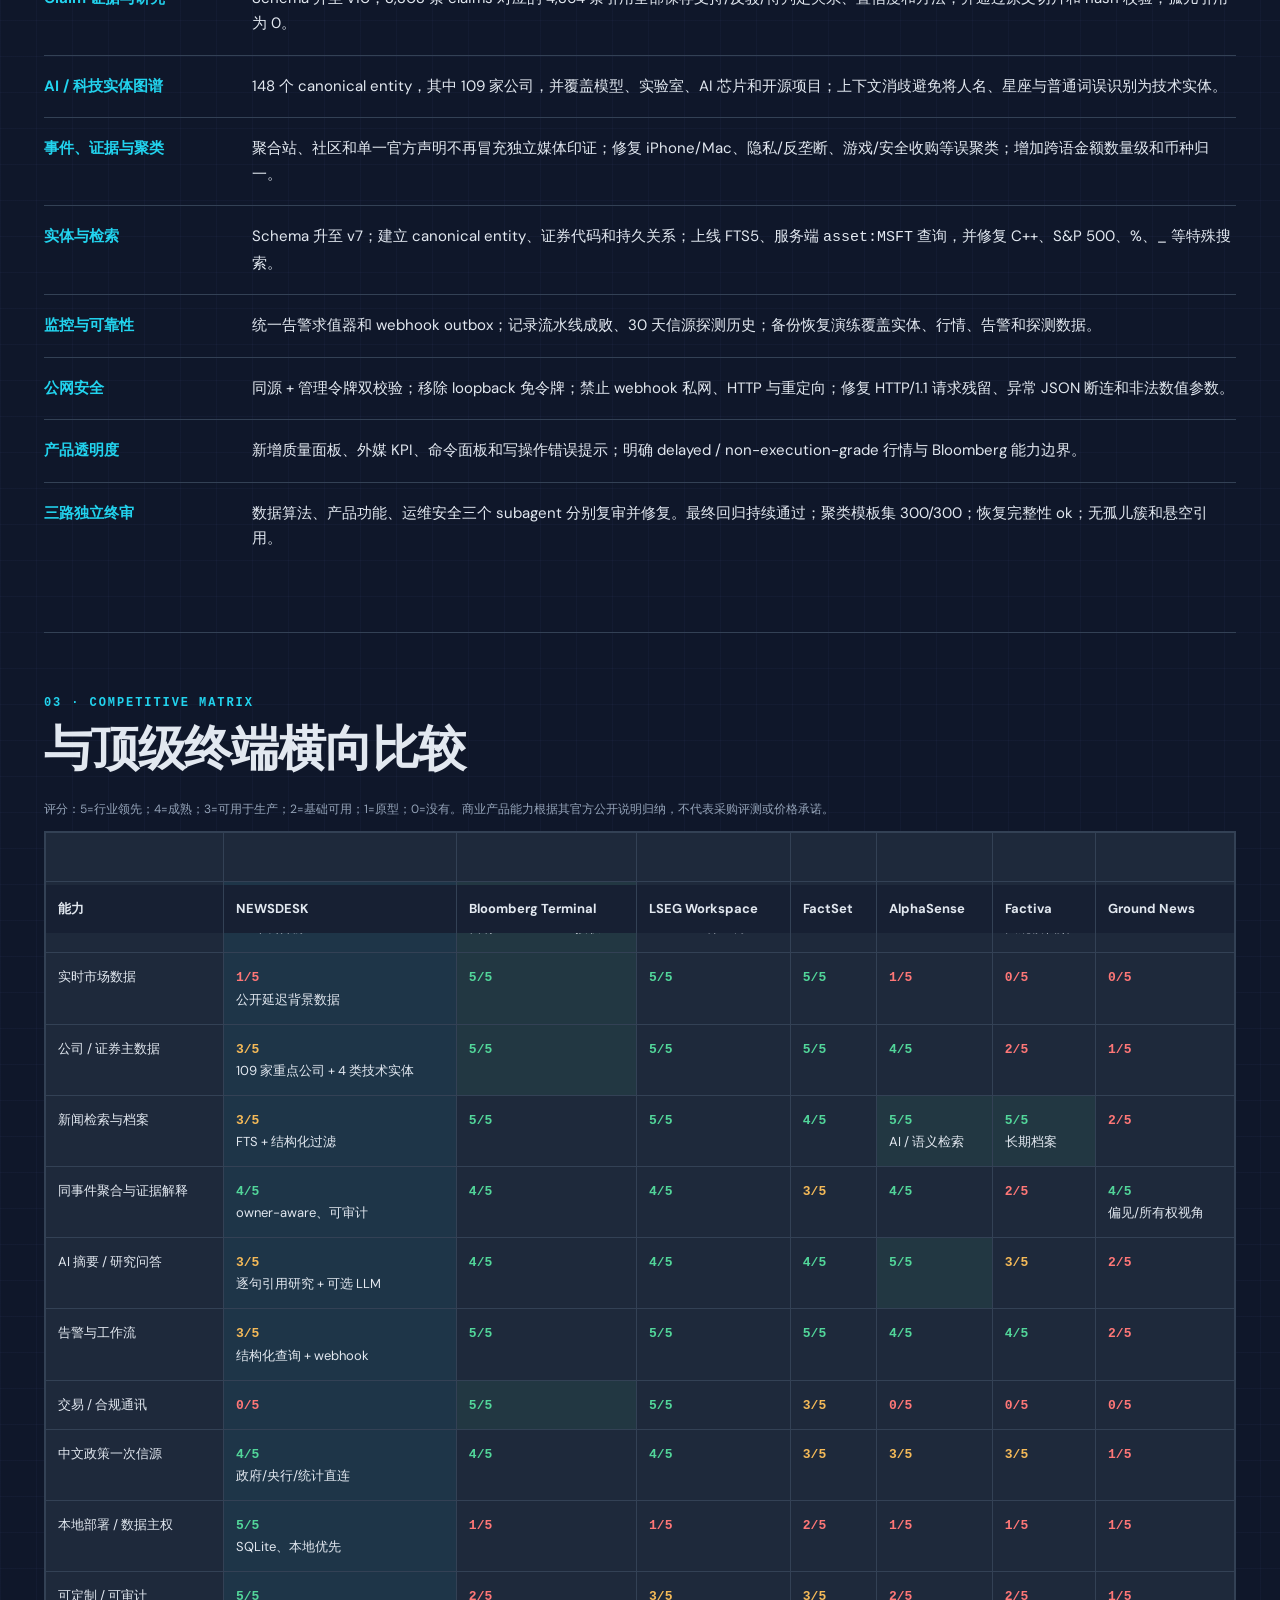
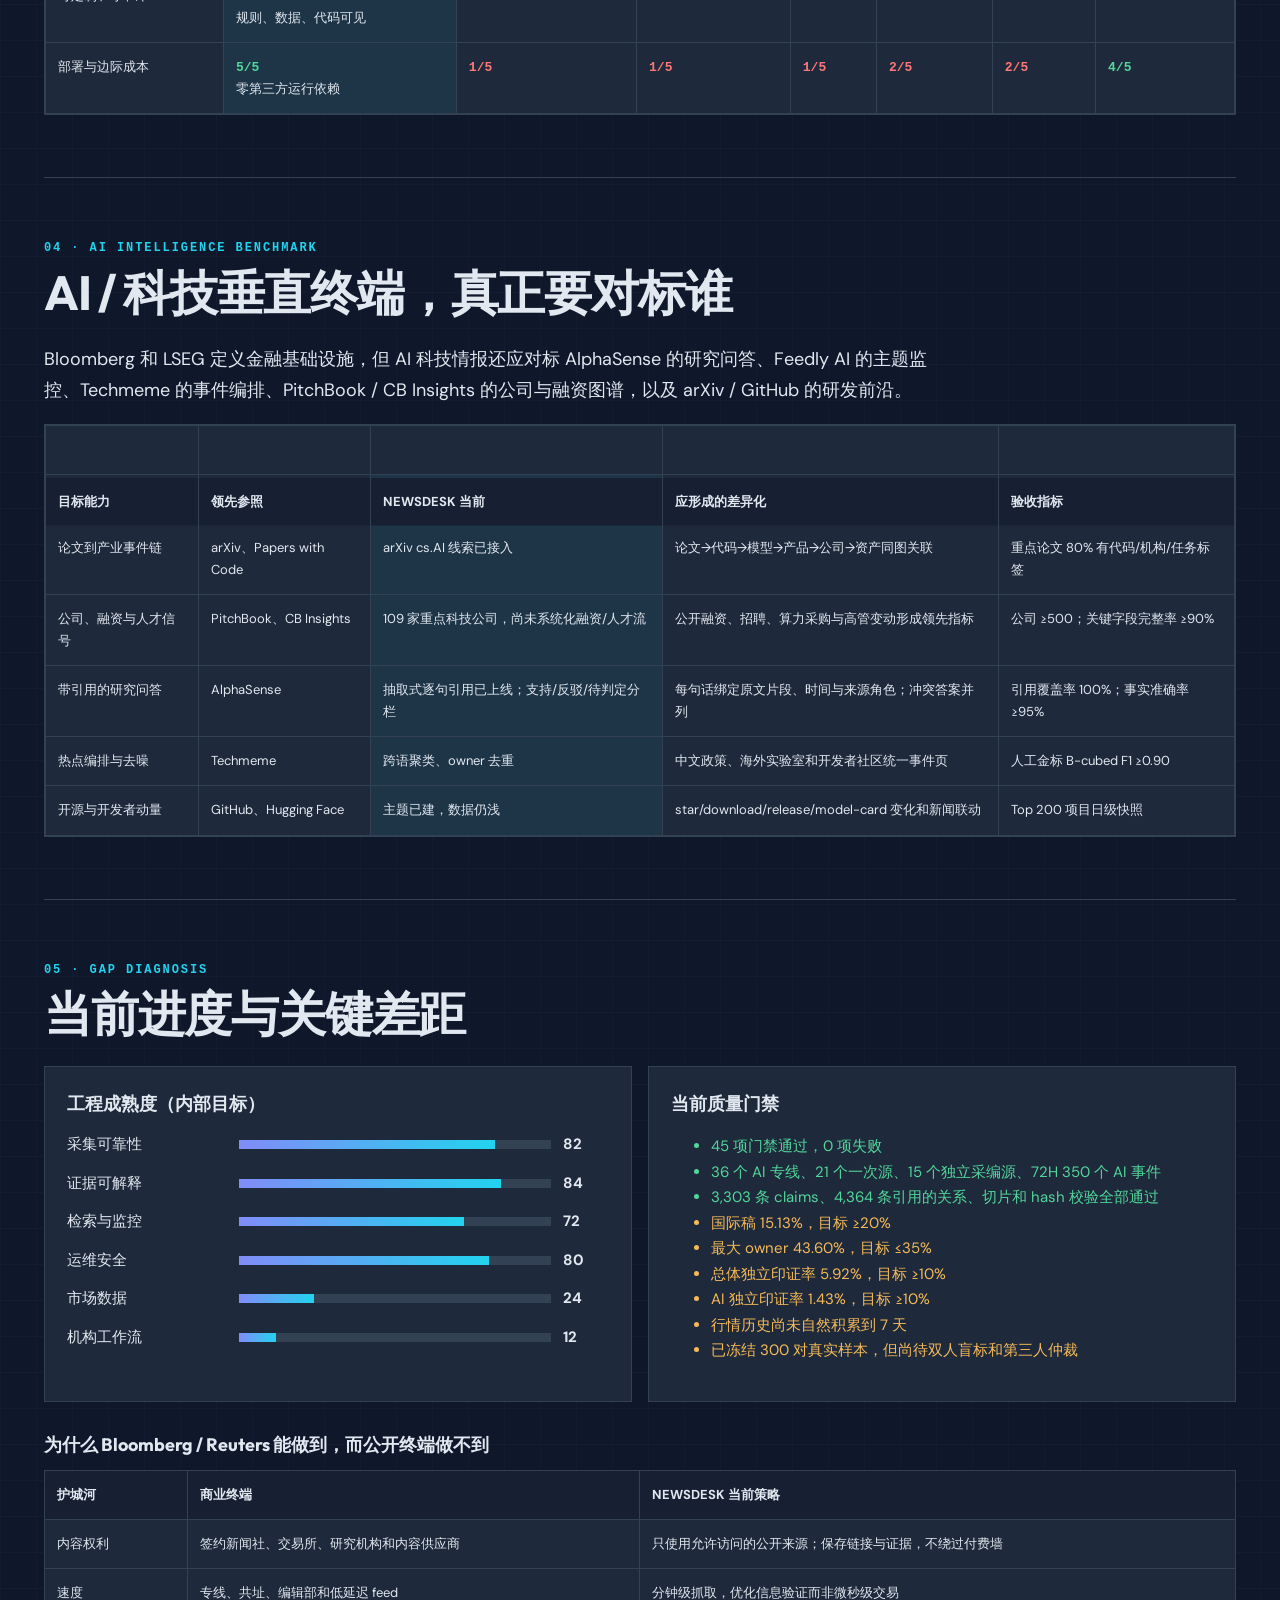
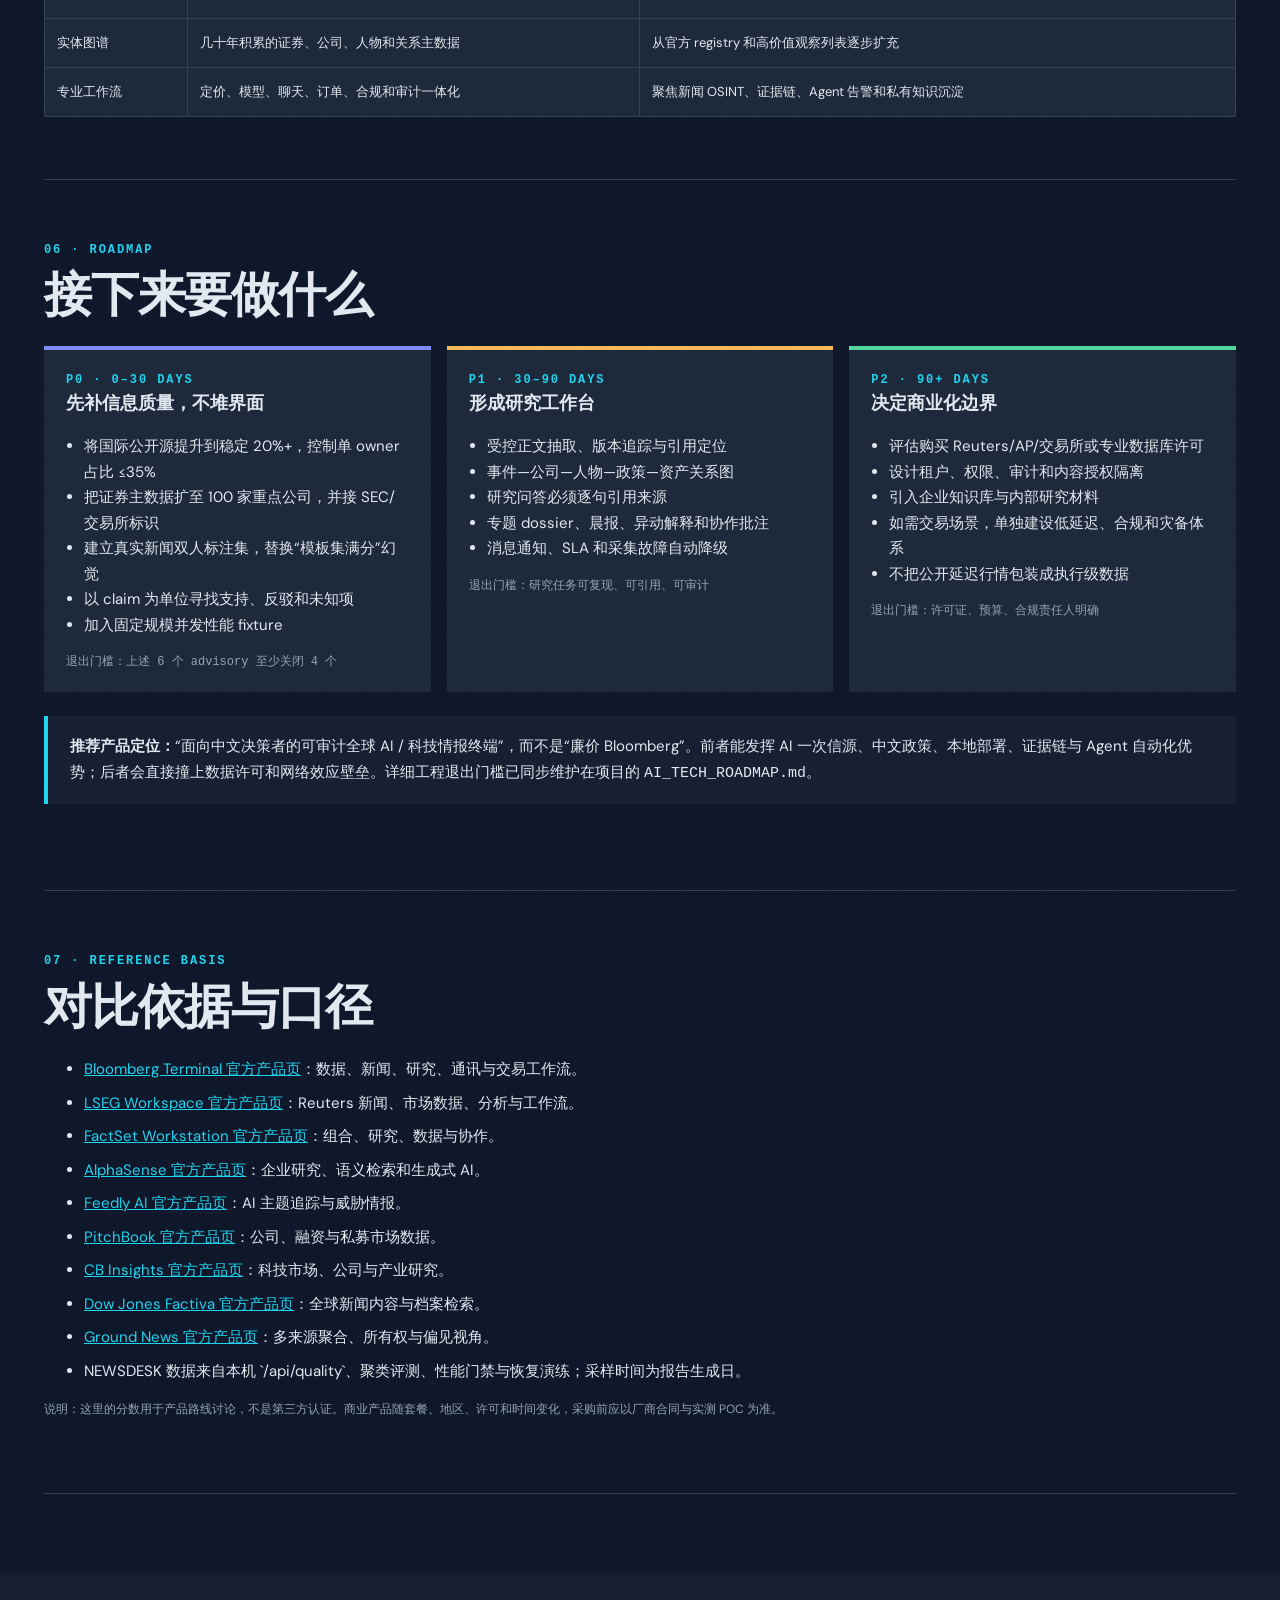
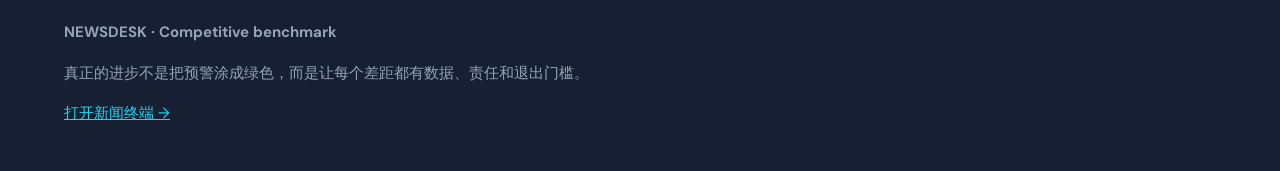
<file: web/benchmark-report.html>
<!doctype html>
<!--
  Aesthetic Direction: E. 科技冷冽
  Display Font: Outfit | Body Font: DM Sans
  Primary: #818CF8 | Accent: #22D3EE | Bg: #0F172A
  Texture: technical grid + radial glow
-->
<html lang="zh-CN">
<head>
<meta charset="utf-8">
<meta name="viewport" content="width=device-width,initial-scale=1">
<title>NEWSDESK 横向评估｜昨日进展与下一步</title>
<link rel="preconnect" href="https://fonts.googleapis.com">
<link rel="preconnect" href="https://fonts.gstatic.com" crossorigin>
<link href="https://fonts.googleapis.com/css2?family=DM+Sans:wght@400;500;600&family=Outfit:wght@600;800&display=swap" rel="stylesheet">
<style>
:root{--bg:#0f172a;--panel:#1e293b;--panel2:#172033;--line:#334155;--text:#e2e8f0;--muted:#94a3b8;--amber:#f5ba58;--cyan:#22d3ee;--green:#52d69a;--red:#ff7777;--blue:#818cf8;--font-display:'Outfit',sans-serif;--font-body:'DM Sans','PingFang SC',sans-serif}*{box-sizing:border-box}html{scroll-behavior:smooth}body{margin:0;background-color:var(--bg);background-image:linear-gradient(rgba(129,140,248,.04) 1px,transparent 1px),linear-gradient(90deg,rgba(129,140,248,.04) 1px,transparent 1px);background-size:36px 36px;color:var(--text);font:15px/1.7 var(--font-body)}a{color:var(--cyan)}h1,h2,h3{font-family:var(--font-display)}.hero{padding:76px max(5vw,24px) 62px;border-bottom:1px solid var(--line);background:radial-gradient(circle at 84% 18%,rgba(34,211,238,.18) 0,transparent 32%),linear-gradient(135deg,var(--bg),var(--panel2))}.eyebrow{color:var(--cyan);font:700 12px/1.4 ui-monospace,monospace;letter-spacing:.16em;text-transform:uppercase}.hero h1{max-width:1050px;margin:18px 0;font-size:clamp(38px,6vw,78px);line-height:1.02;letter-spacing:-.045em}.hero p{max-width:900px;color:var(--text);font-size:19px}.stamp{display:flex;gap:18px;flex-wrap:wrap;color:var(--muted);font:12px ui-monospace,monospace}.wrap{max-width:1240px;margin:auto;padding:0 24px 80px}.nav{position:sticky;top:0;z-index:5;display:flex;gap:8px;overflow:auto;padding:13px 0;background:rgba(15,23,42,.94);backdrop-filter:blur(12px);border-bottom:1px solid var(--line)}.nav a{text-decoration:none;color:var(--text);border:1px solid var(--line);padding:7px 12px;white-space:nowrap}.section{padding:62px 0;border-bottom:1px solid var(--line);scroll-margin-top:58px}h2{font-size:clamp(28px,4vw,48px);line-height:1.15;margin:8px 0 24px;letter-spacing:-.025em}h3{font-size:18px;margin:0 0 10px}.lead{max-width:900px;color:var(--text);font-size:18px}.grid{display:grid;grid-template-columns:repeat(4,1fr);gap:14px;margin:28px 0}.card{background:var(--panel);border:1px solid var(--line);padding:22px}.metric{font:700 34px/1 ui-monospace,monospace;color:var(--amber)}.label{margin-top:10px;color:var(--muted);font-size:12px;text-transform:uppercase;letter-spacing:.09em}.good{color:var(--green)}.warn{color:var(--amber)}.bad{color:var(--red)}.callout{margin:24px 0;padding:18px 22px;border-left:4px solid var(--cyan);background:var(--panel2)}.callout.warning{border-color:var(--amber)}.done{display:grid;grid-template-columns:190px 1fr;gap:18px;padding:18px 0;border-top:1px solid var(--line)}.done b{color:var(--cyan)}table{width:100%;border-collapse:collapse;background:var(--panel);font-size:13px}th,td{padding:13px 12px;border:1px solid var(--line);vertical-align:top;text-align:left}th{position:sticky;top:52px;background:var(--panel2);color:var(--text);z-index:2}.matrix-wrap{overflow:auto;border:1px solid var(--line)}.score{font:700 13px ui-monospace,monospace;white-space:nowrap}.s5,.s4{color:var(--green)}.s3{color:var(--amber)}.s2,.s1,.s0{color:var(--red)}.winner{background:rgba(82,214,154,.08)}.ours{background:rgba(34,211,238,.07)}.legend{color:var(--muted);font-size:12px}.two{display:grid;grid-template-columns:1fr 1fr;gap:16px}.bar-row{display:grid;grid-template-columns:160px 1fr 46px;gap:12px;align-items:center;margin:13px 0}.bar{height:9px;background:var(--line)}.bar i{display:block;height:100%;background:linear-gradient(90deg,var(--blue),var(--cyan))}.roadmap{display:grid;grid-template-columns:repeat(3,1fr);gap:16px}.phase{background:var(--panel);border-top:4px solid var(--blue);padding:22px}.phase:nth-child(2){border-color:var(--amber)}.phase:nth-child(3){border-color:var(--green)}.phase ul{padding-left:18px}.gate{font:12px ui-monospace,monospace;color:var(--muted)}.refs li{margin:8px 0}.footer{padding:46px max(5vw,24px);background:var(--panel2);color:var(--muted)}@media(max-width:900px){.grid{grid-template-columns:1fr 1fr}.two,.roadmap{grid-template-columns:1fr}.done{grid-template-columns:1fr}.bar-row{grid-template-columns:120px 1fr 40px}}@media(max-width:520px){.grid{grid-template-columns:1fr}.hero{padding-top:48px}}
</style>
</head>
<body>
<header class="hero">
  <div class="eyebrow">Competitive benchmark · delivery report · 2026-09-06</div>
  <h1>NEWSDESK 横向评估<br>昨天完成了什么，离顶级终端还有多远</h1>
  <p>这不是一份宣传稿。它把 NEWSDESK 与 Bloomberg Terminal、LSEG Workspace、FactSet、AlphaSense、Dow Jones Factiva 和 Ground News 放进同一张能力地图，明确已经交付的工程能力、尚未获得的商业数据护城河，以及下一阶段应当怎样追赶。</p>
  <div class="stamp"><span>评估口径：0–5 分</span><span>实测基线：4,382 条稿件</span><span>AI 专线：36</span><span>公开数据 / 本地优先</span><span>非交易执行终端</span></div>
</header>
<main class="wrap">
<nav class="nav"><a href="#summary">结论</a><a href="#yesterday">昨日进展</a><a href="#matrix">综合横评</a><a href="#ai-benchmark">AI/科技横评</a><a href="#gaps">差距诊断</a><a href="#roadmap">下一步</a><a href="#sources">依据</a><a href="/">返回终端</a></nav>

<section class="section" id="summary">
  <div class="eyebrow">01 · Executive summary</div><h2>结论先行</h2>
  <p class="lead">NEWSDESK 已经从“RSS 页面”升级为一个可审计的公开新闻情报终端：能聚合、去重、跨语聚类、解释证据、关联资产、监控事件并进行恢复演练。但它目前最接近的是<strong>轻量级 AlphaSense / Factiva 式公开信息工作台</strong>，不是 Bloomberg 或 LSEG 的替代品。</p>
  <div class="grid"><div class="card"><div class="metric good">45</div><div class="label">质量门禁通过</div></div><div class="card"><div class="metric">6</div><div class="label">诚实暴露的阶段预警</div></div><div class="card"><div class="metric good">93/93</div><div class="label">自动化测试</div></div><div class="card"><div class="metric good">350</div><div class="label">近 72H AI 事件</div></div></div>
  <div class="callout"><b>核心判断：</b>短期不应复制 Bloomberg 的“大而全”，应建立差异化：公开一次信源优先、中文政策与全球新闻融合、每个结论可追溯、本地私有部署、可由 Agent 自动监控。</div>
  <div class="callout warning"><b>不可跨越的边界：</b>没有交易所授权实时行情、Bloomberg/Reuters/AP 等付费全文、经纪交易网络、监管通讯和几十年实体主数据。公开抓取不能合法或可靠地替代这些能力。</div>
</section>

<section class="section" id="yesterday">
  <div class="eyebrow">02 · Yesterday</div><h2>昨天完成了哪些工作</h2>
  <div class="done"><b>全球信源与数据</b><span>启用源增至 67 个、55 个独立 owner，覆盖中/英/葡语和 6 个区域；36 条 AI 专线含 21 个一次源、19 个近 30 天活跃一次源和 15 个独立/专业采编源。完成 4,382 条稿件、3,447 个事件簇的 Schema v10 全历史生产重算。</span></div>
  <div class="done"><b>Claim 证据与研究</b><span>Schema 升至 v10，3,303 条 claims 对应的 4,364 条引用全部保存支持/反驳/待判定关系、置信度和方法，并通过原文切片和 hash 校验；孤儿引用为 0。</span></div>
  <div class="done"><b>AI / 科技实体图谱</b><span>148 个 canonical entity，其中 109 家公司，并覆盖模型、实验室、AI 芯片和开源项目；上下文消歧避免将人名、星座与普通词误识别为技术实体。</span></div>
  <div class="done"><b>事件、证据与聚类</b><span>聚合站、社区和单一官方声明不再冒充独立媒体印证；修复 iPhone/Mac、隐私/反垄断、游戏/安全收购等误聚类；增加跨语金额数量级和币种归一。</span></div>
  <div class="done"><b>实体与检索</b><span>Schema 升至 v7；建立 canonical entity、证券代码和持久关系；上线 FTS5、服务端 <code>asset:MSFT</code> 查询，并修复 C++、S&amp;P 500、%、_ 等特殊搜索。</span></div>
  <div class="done"><b>监控与可靠性</b><span>统一告警求值器和 webhook outbox；记录流水线成败、30 天信源探测历史；备份恢复演练覆盖实体、行情、告警和探测数据。</span></div>
  <div class="done"><b>公网安全</b><span>同源 + 管理令牌双校验；移除 loopback 免令牌；禁止 webhook 私网、HTTP 与重定向；修复 HTTP/1.1 请求残留、异常 JSON 断连和非法数值参数。</span></div>
  <div class="done"><b>产品透明度</b><span>新增质量面板、外媒 KPI、命令面板和写操作错误提示；明确 delayed / non-execution-grade 行情与 Bloomberg 能力边界。</span></div>
  <div class="done"><b>三路独立终审</b><span>数据算法、产品功能、运维安全三个 subagent 分别复审并修复。最终回归持续通过；聚类模板集 300/300；恢复完整性 ok；无孤儿簇和悬空引用。</span></div>
</section>

<section class="section" id="matrix">
  <div class="eyebrow">03 · Competitive matrix</div><h2>与顶级终端横向比较</h2>
  <p class="legend">评分：5=行业领先；4=成熟；3=可用于生产；2=基础可用；1=原型；0=没有。商业产品能力根据其官方公开说明归纳，不代表采购评测或价格承诺。</p>
  <div class="matrix-wrap"><table><thead><tr><th>能力</th><th>NEWSDESK</th><th>Bloomberg Terminal</th><th>LSEG Workspace</th><th>FactSet</th><th>AlphaSense</th><th>Factiva</th><th>Ground News</th></tr></thead><tbody>
  <tr><td>全球授权新闻深度</td><td class="ours"><span class="score s2">2/5</span><br>67 个公开源</td><td class="winner"><span class="score s5">5/5</span><br>自有 newsroom + 授权</td><td><span class="score s5">5/5</span><br>Reuters + 第三方</td><td><span class="score s4">4/5</span></td><td><span class="score s4">4/5</span></td><td><span class="score s5">5/5</span><br>大规模档案</td><td><span class="score s3">3/5</span></td></tr>
  <tr><td>实时市场数据</td><td class="ours"><span class="score s1">1/5</span><br>公开延迟背景数据</td><td class="winner"><span class="score s5">5/5</span></td><td><span class="score s5">5/5</span></td><td><span class="score s5">5/5</span></td><td><span class="score s1">1/5</span></td><td><span class="score s0">0/5</span></td><td><span class="score s0">0/5</span></td></tr>
  <tr><td>公司 / 证券主数据</td><td class="ours"><span class="score s3">3/5</span><br>109 家重点公司 + 4 类技术实体</td><td class="winner"><span class="score s5">5/5</span></td><td><span class="score s5">5/5</span></td><td><span class="score s5">5/5</span></td><td><span class="score s4">4/5</span></td><td><span class="score s2">2/5</span></td><td><span class="score s1">1/5</span></td></tr>
  <tr><td>新闻检索与档案</td><td class="ours"><span class="score s3">3/5</span><br>FTS + 结构化过滤</td><td><span class="score s5">5/5</span></td><td><span class="score s5">5/5</span></td><td><span class="score s4">4/5</span></td><td class="winner"><span class="score s5">5/5</span><br>AI / 语义检索</td><td class="winner"><span class="score s5">5/5</span><br>长期档案</td><td><span class="score s2">2/5</span></td></tr>
  <tr><td>同事件聚合与证据解释</td><td class="ours winner"><span class="score s4">4/5</span><br>owner-aware、可审计</td><td><span class="score s4">4/5</span></td><td><span class="score s4">4/5</span></td><td><span class="score s3">3/5</span></td><td><span class="score s4">4/5</span></td><td><span class="score s2">2/5</span></td><td><span class="score s4">4/5</span><br>偏见/所有权视角</td></tr>
  <tr><td>AI 摘要 / 研究问答</td><td class="ours"><span class="score s3">3/5</span><br>逐句引用研究 + 可选 LLM</td><td><span class="score s4">4/5</span></td><td><span class="score s4">4/5</span></td><td><span class="score s4">4/5</span></td><td class="winner"><span class="score s5">5/5</span></td><td><span class="score s3">3/5</span></td><td><span class="score s2">2/5</span></td></tr>
  <tr><td>告警与工作流</td><td class="ours"><span class="score s3">3/5</span><br>结构化查询 + webhook</td><td><span class="score s5">5/5</span></td><td><span class="score s5">5/5</span></td><td><span class="score s5">5/5</span></td><td><span class="score s4">4/5</span></td><td><span class="score s4">4/5</span></td><td><span class="score s2">2/5</span></td></tr>
  <tr><td>交易 / 合规通讯</td><td class="ours"><span class="score s0">0/5</span></td><td class="winner"><span class="score s5">5/5</span></td><td><span class="score s5">5/5</span></td><td><span class="score s3">3/5</span></td><td><span class="score s0">0/5</span></td><td><span class="score s0">0/5</span></td><td><span class="score s0">0/5</span></td></tr>
  <tr><td>中文政策一次信源</td><td class="ours winner"><span class="score s4">4/5</span><br>政府/央行/统计直连</td><td><span class="score s4">4/5</span></td><td><span class="score s4">4/5</span></td><td><span class="score s3">3/5</span></td><td><span class="score s3">3/5</span></td><td><span class="score s3">3/5</span></td><td><span class="score s1">1/5</span></td></tr>
  <tr><td>本地部署 / 数据主权</td><td class="ours winner"><span class="score s5">5/5</span><br>SQLite、本地优先</td><td><span class="score s1">1/5</span></td><td><span class="score s1">1/5</span></td><td><span class="score s2">2/5</span></td><td><span class="score s1">1/5</span></td><td><span class="score s1">1/5</span></td><td><span class="score s1">1/5</span></td></tr>
  <tr><td>可定制 / 可审计</td><td class="ours winner"><span class="score s5">5/5</span><br>规则、数据、代码可见</td><td><span class="score s2">2/5</span></td><td><span class="score s3">3/5</span></td><td><span class="score s3">3/5</span></td><td><span class="score s2">2/5</span></td><td><span class="score s2">2/5</span></td><td><span class="score s1">1/5</span></td></tr>
  <tr><td>部署与边际成本</td><td class="ours winner"><span class="score s5">5/5</span><br>零第三方运行依赖</td><td><span class="score s1">1/5</span></td><td><span class="score s1">1/5</span></td><td><span class="score s1">1/5</span></td><td><span class="score s2">2/5</span></td><td><span class="score s2">2/5</span></td><td><span class="score s4">4/5</span></td></tr>
  </tbody></table></div>
</section>

<section class="section" id="ai-benchmark">
  <div class="eyebrow">04 · AI intelligence benchmark</div><h2>AI / 科技垂直终端，真正要对标谁</h2>
  <p class="lead">Bloomberg 和 LSEG 定义金融基础设施，但 AI 科技情报还应对标 AlphaSense 的研究问答、Feedly AI 的主题监控、Techmeme 的事件编排、PitchBook / CB Insights 的公司与融资图谱，以及 arXiv / GitHub 的研发前沿。</p>
  <div class="matrix-wrap"><table><thead><tr><th>目标能力</th><th>领先参照</th><th>NEWSDESK 当前</th><th>应形成的差异化</th><th>验收指标</th></tr></thead><tbody>
    <tr><td>实验室 / 模型发布雷达</td><td>AlphaSense、Feedly AI</td><td class="ours">36 个专线，含 21 个一次源、15 个独立采编源</td><td>官方发布与独立报道分层，不把厂商自述当事实确认</td><td>核心实验室 ≥20；漏报率 ≤5%</td></tr>
    <tr><td>论文到产业事件链</td><td>arXiv、Papers with Code</td><td class="ours">arXiv cs.AI 线索已接入</td><td>论文→代码→模型→产品→公司→资产同图关联</td><td>重点论文 80% 有代码/机构/任务标签</td></tr>
    <tr><td>公司、融资与人才信号</td><td>PitchBook、CB Insights</td><td class="ours">109 家重点科技公司，尚未系统化融资/人才流</td><td>公开融资、招聘、算力采购与高管变动形成领先指标</td><td>公司 ≥500；关键字段完整率 ≥90%</td></tr>
    <tr><td>带引用的研究问答</td><td>AlphaSense</td><td class="ours">抽取式逐句引用已上线；支持/反驳/待判定分栏</td><td>每句话绑定原文片段、时间与来源角色；冲突答案并列</td><td>引用覆盖率 100%；事实准确率 ≥95%</td></tr>
    <tr><td>热点编排与去噪</td><td>Techmeme</td><td class="ours">跨语聚类、owner 去重</td><td>中文政策、海外实验室和开发者社区统一事件页</td><td>人工金标 B-cubed F1 ≥0.90</td></tr>
    <tr><td>开源与开发者动量</td><td>GitHub、Hugging Face</td><td class="ours">主题已建，数据仍浅</td><td>star/download/release/model-card 变化和新闻联动</td><td>Top 200 项目日级快照</td></tr>
  </tbody></table></div>
</section>

<section class="section" id="gaps">
  <div class="eyebrow">05 · Gap diagnosis</div><h2>当前进度与关键差距</h2>
  <div class="two"><div class="card"><h3>工程成熟度（内部目标）</h3><div class="bar-row"><span>采集可靠性</span><div class="bar"><i style="width:82%"></i></div><b>82</b></div><div class="bar-row"><span>证据可解释</span><div class="bar"><i style="width:84%"></i></div><b>84</b></div><div class="bar-row"><span>检索与监控</span><div class="bar"><i style="width:72%"></i></div><b>72</b></div><div class="bar-row"><span>运维安全</span><div class="bar"><i style="width:80%"></i></div><b>80</b></div><div class="bar-row"><span>市场数据</span><div class="bar"><i style="width:24%"></i></div><b>24</b></div><div class="bar-row"><span>机构工作流</span><div class="bar"><i style="width:12%"></i></div><b>12</b></div></div>
  <div class="card"><h3>当前质量门禁</h3><ul><li class="good">45 项门禁通过，0 项失败</li><li class="good">36 个 AI 专线、21 个一次源、15 个独立采编源、72H 350 个 AI 事件</li><li class="good">3,303 条 claims、4,364 条引用的关系、切片和 hash 校验全部通过</li><li class="warn">国际稿 15.13%，目标 ≥20%</li><li class="warn">最大 owner 43.60%，目标 ≤35%</li><li class="warn">总体独立印证率 5.92%，目标 ≥10%</li><li class="warn">AI 独立印证率 1.43%，目标 ≥10%</li><li class="warn">行情历史尚未自然积累到 7 天</li><li class="warn">已冻结 300 对真实样本，但尚待双人盲标和第三人仲裁</li></ul></div></div>
  <h3 style="margin-top:28px">为什么 Bloomberg / Reuters 能做到，而公开终端做不到</h3>
  <table><thead><tr><th>护城河</th><th>商业终端</th><th>NEWSDESK 当前策略</th></tr></thead><tbody><tr><td>内容权利</td><td>签约新闻社、交易所、研究机构和内容供应商</td><td>只使用允许访问的公开来源；保存链接与证据，不绕过付费墙</td></tr><tr><td>速度</td><td>专线、共址、编辑部和低延迟 feed</td><td>分钟级抓取，优化信息验证而非微秒级交易</td></tr><tr><td>实体图谱</td><td>几十年积累的证券、公司、人物和关系主数据</td><td>从官方 registry 和高价值观察列表逐步扩充</td></tr><tr><td>专业工作流</td><td>定价、模型、聊天、订单、合规和审计一体化</td><td>聚焦新闻 OSINT、证据链、Agent 告警和私有知识沉淀</td></tr></tbody></table>
</section>

<section class="section" id="roadmap">
  <div class="eyebrow">06 · Roadmap</div><h2>接下来要做什么</h2>
  <div class="roadmap"><div class="phase"><div class="eyebrow">P0 · 0–30 days</div><h3>先补信息质量，不堆界面</h3><ul><li>将国际公开源提升到稳定 20%+，控制单 owner 占比 ≤35%</li><li>把证券主数据扩至 100 家重点公司，并接 SEC/交易所标识</li><li>建立真实新闻双人标注集，替换“模板集满分”幻觉</li><li>以 claim 为单位寻找支持、反驳和未知项</li><li>加入固定规模并发性能 fixture</li></ul><div class="gate">退出门槛：上述 6 个 advisory 至少关闭 4 个</div></div>
  <div class="phase"><div class="eyebrow">P1 · 30–90 days</div><h3>形成研究工作台</h3><ul><li>受控正文抽取、版本追踪与引用定位</li><li>事件—公司—人物—政策—资产关系图</li><li>研究问答必须逐句引用来源</li><li>专题 dossier、晨报、异动解释和协作批注</li><li>消息通知、SLA 和采集故障自动降级</li></ul><div class="gate">退出门槛：研究任务可复现、可引用、可审计</div></div>
  <div class="phase"><div class="eyebrow">P2 · 90+ days</div><h3>决定商业化边界</h3><ul><li>评估购买 Reuters/AP/交易所或专业数据库许可</li><li>设计租户、权限、审计和内容授权隔离</li><li>引入企业知识库与内部研究材料</li><li>如需交易场景，单独建设低延迟、合规和灾备体系</li><li>不把公开延迟行情包装成执行级数据</li></ul><div class="gate">退出门槛：许可证、预算、合规责任人明确</div></div></div>
  <div class="callout"><b>推荐产品定位：</b>“面向中文决策者的可审计全球 AI / 科技情报终端”，而不是“廉价 Bloomberg”。前者能发挥 AI 一次信源、中文政策、本地部署、证据链与 Agent 自动化优势；后者会直接撞上数据许可和网络效应壁垒。详细工程退出门槛已同步维护在项目的 <code>AI_TECH_ROADMAP.md</code>。</div>
</section>

<section class="section refs" id="sources">
  <div class="eyebrow">07 · Reference basis</div><h2>对比依据与口径</h2>
  <ul><li><a href="https://www.bloomberg.com/professional/products/bloomberg-terminal/" target="_blank" rel="noopener">Bloomberg Terminal 官方产品页</a>：数据、新闻、研究、通讯与交易工作流。</li><li><a href="https://www.lseg.com/en/data-analytics/products/workspace" target="_blank" rel="noopener">LSEG Workspace 官方产品页</a>：Reuters 新闻、市场数据、分析与工作流。</li><li><a href="https://www.factset.com/solutions/workstation" target="_blank" rel="noopener">FactSet Workstation 官方产品页</a>：组合、研究、数据与协作。</li><li><a href="https://www.alpha-sense.com/" target="_blank" rel="noopener">AlphaSense 官方产品页</a>：企业研究、语义检索和生成式 AI。</li><li><a href="https://feedly.com/ai" target="_blank" rel="noopener">Feedly AI 官方产品页</a>：AI 主题追踪与威胁情报。</li><li><a href="https://pitchbook.com/" target="_blank" rel="noopener">PitchBook 官方产品页</a>：公司、融资与私募市场数据。</li><li><a href="https://www.cbinsights.com/" target="_blank" rel="noopener">CB Insights 官方产品页</a>：科技市场、公司与产业研究。</li><li><a href="https://www.dowjones.com/professional/factiva/" target="_blank" rel="noopener">Dow Jones Factiva 官方产品页</a>：全球新闻内容与档案检索。</li><li><a href="https://ground.news/" target="_blank" rel="noopener">Ground News 官方产品页</a>：多来源聚合、所有权与偏见视角。</li><li>NEWSDESK 数据来自本机 `/api/quality`、聚类评测、性能门禁与恢复演练；采样时间为报告生成日。</li></ul>
  <p class="legend">说明：这里的分数用于产品路线讨论，不是第三方认证。商业产品随套餐、地区、许可和时间变化，采购前应以厂商合同与实测 POC 为准。</p>
</section>
</main>
<footer class="footer"><b>NEWSDESK · Competitive benchmark</b><p>真正的进步不是把预警涂成绿色，而是让每个差距都有数据、责任和退出门槛。</p><a href="/">打开新闻终端 →</a></footer>
</body></html>
</file>
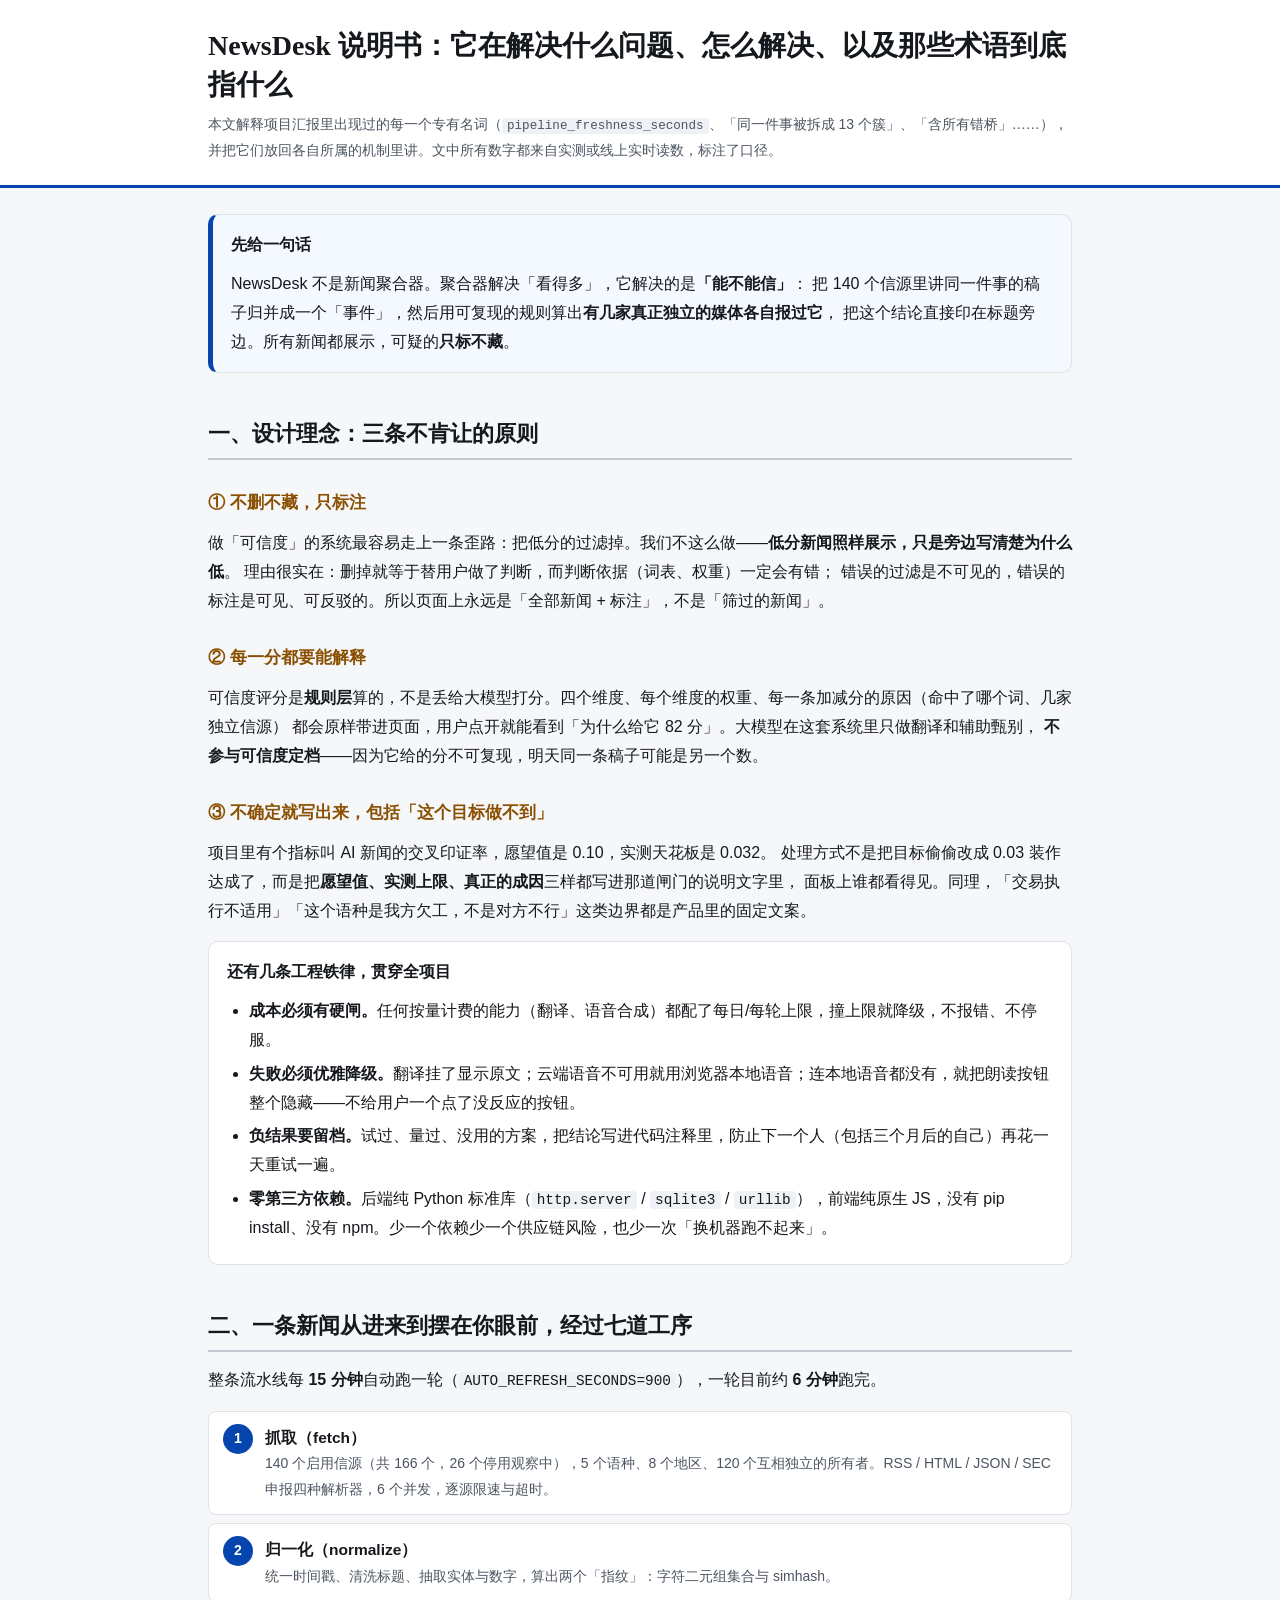
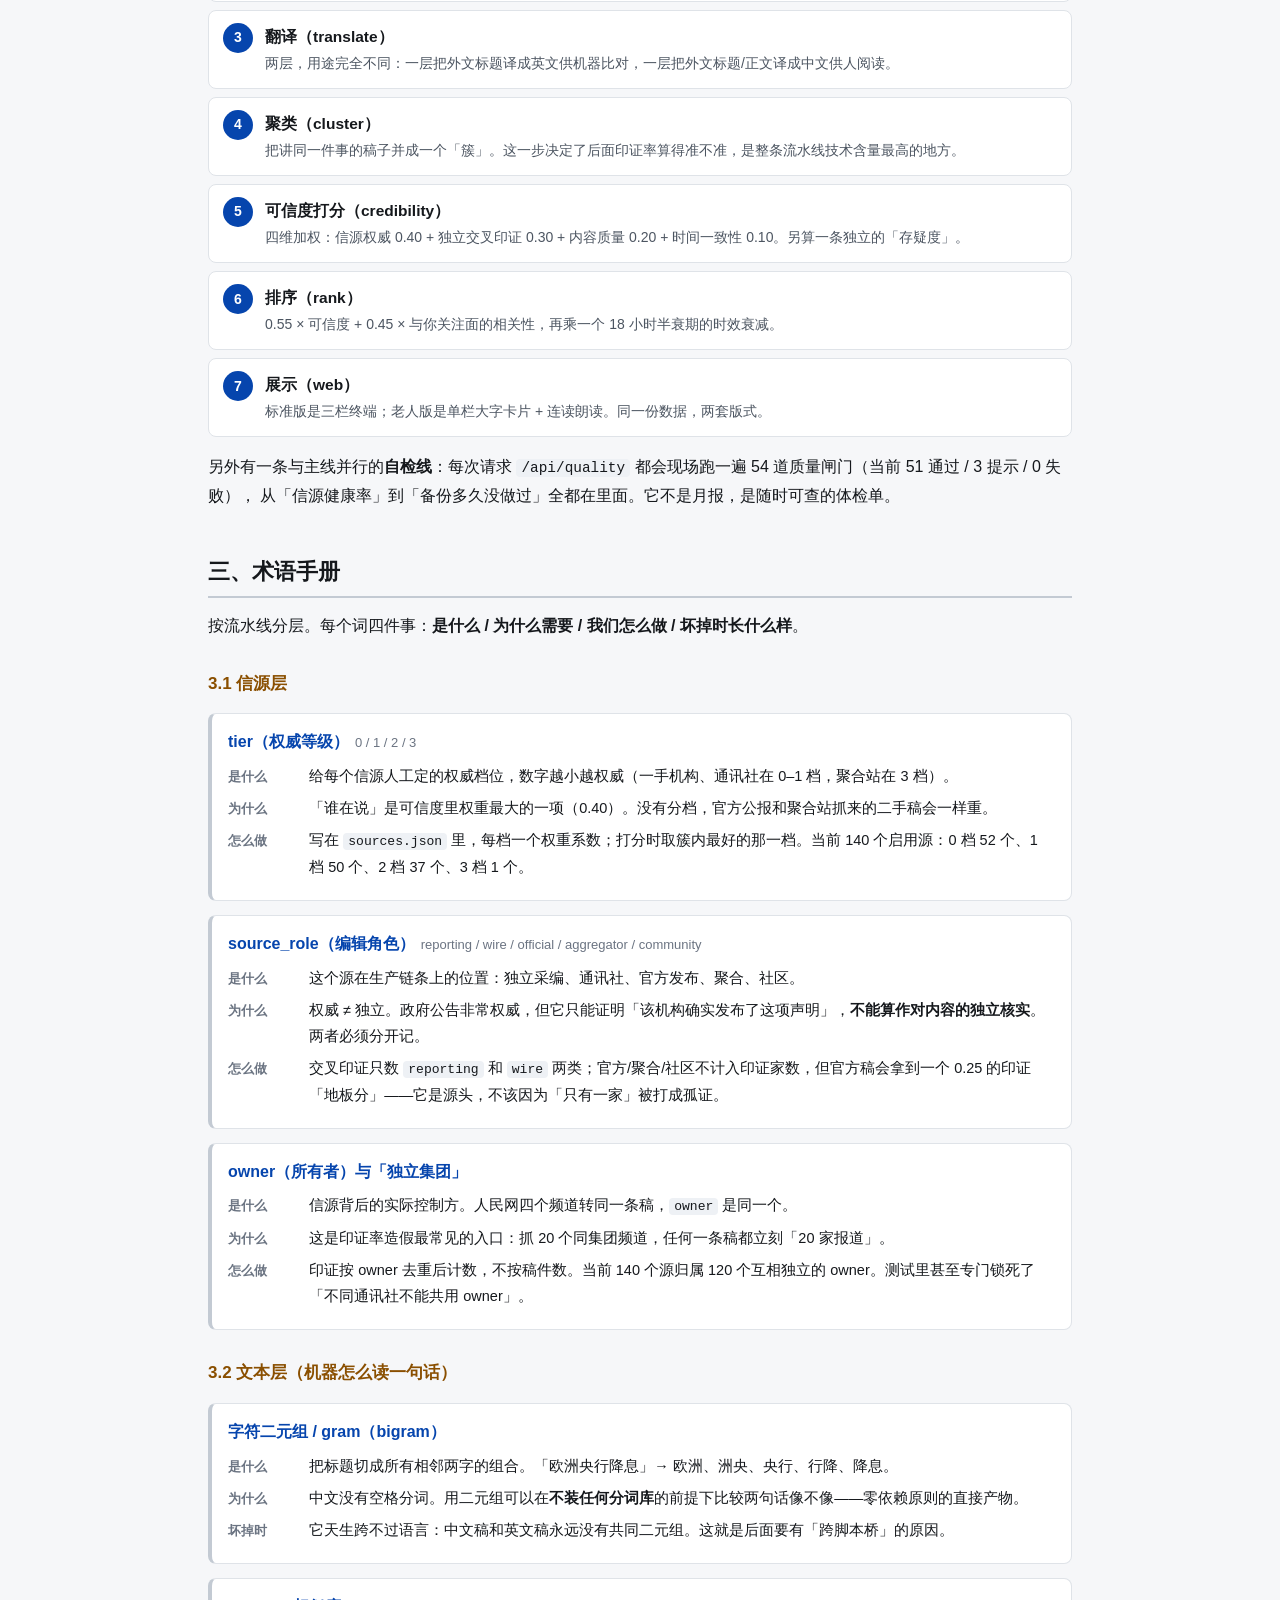
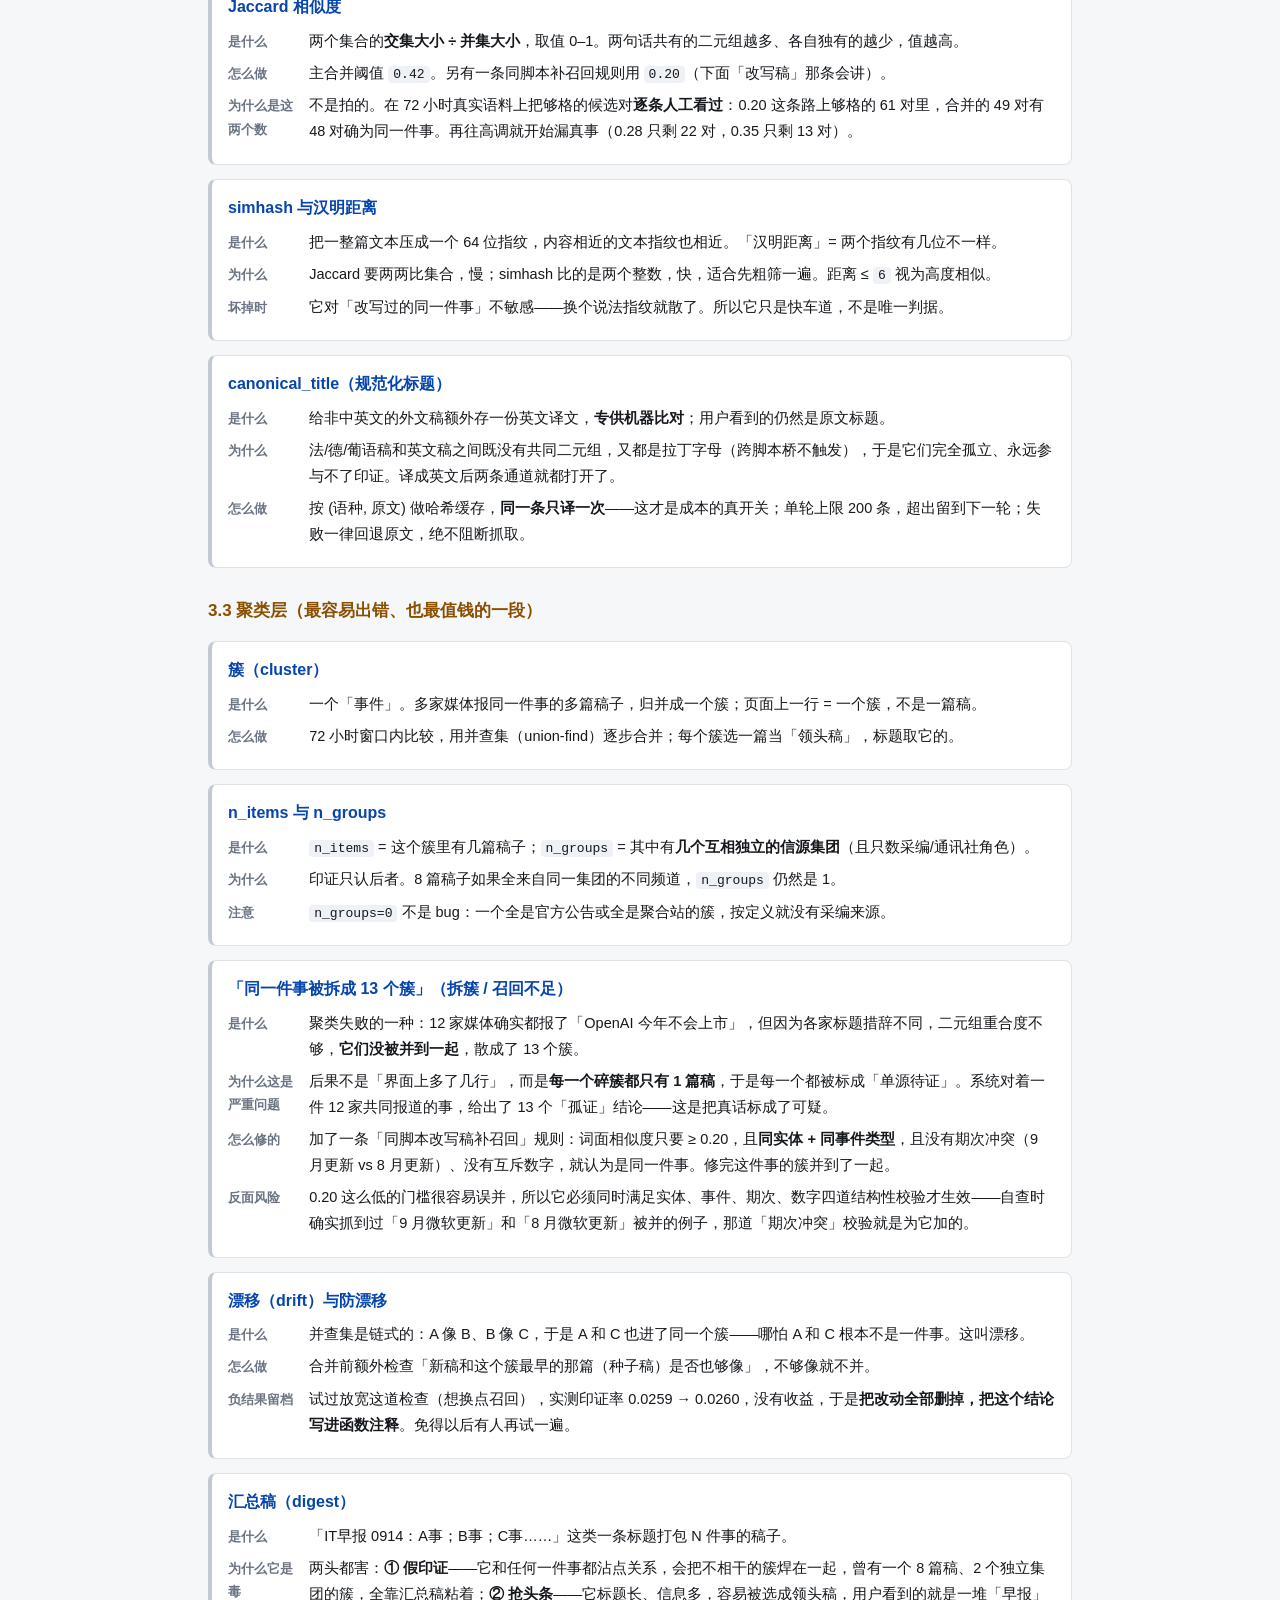
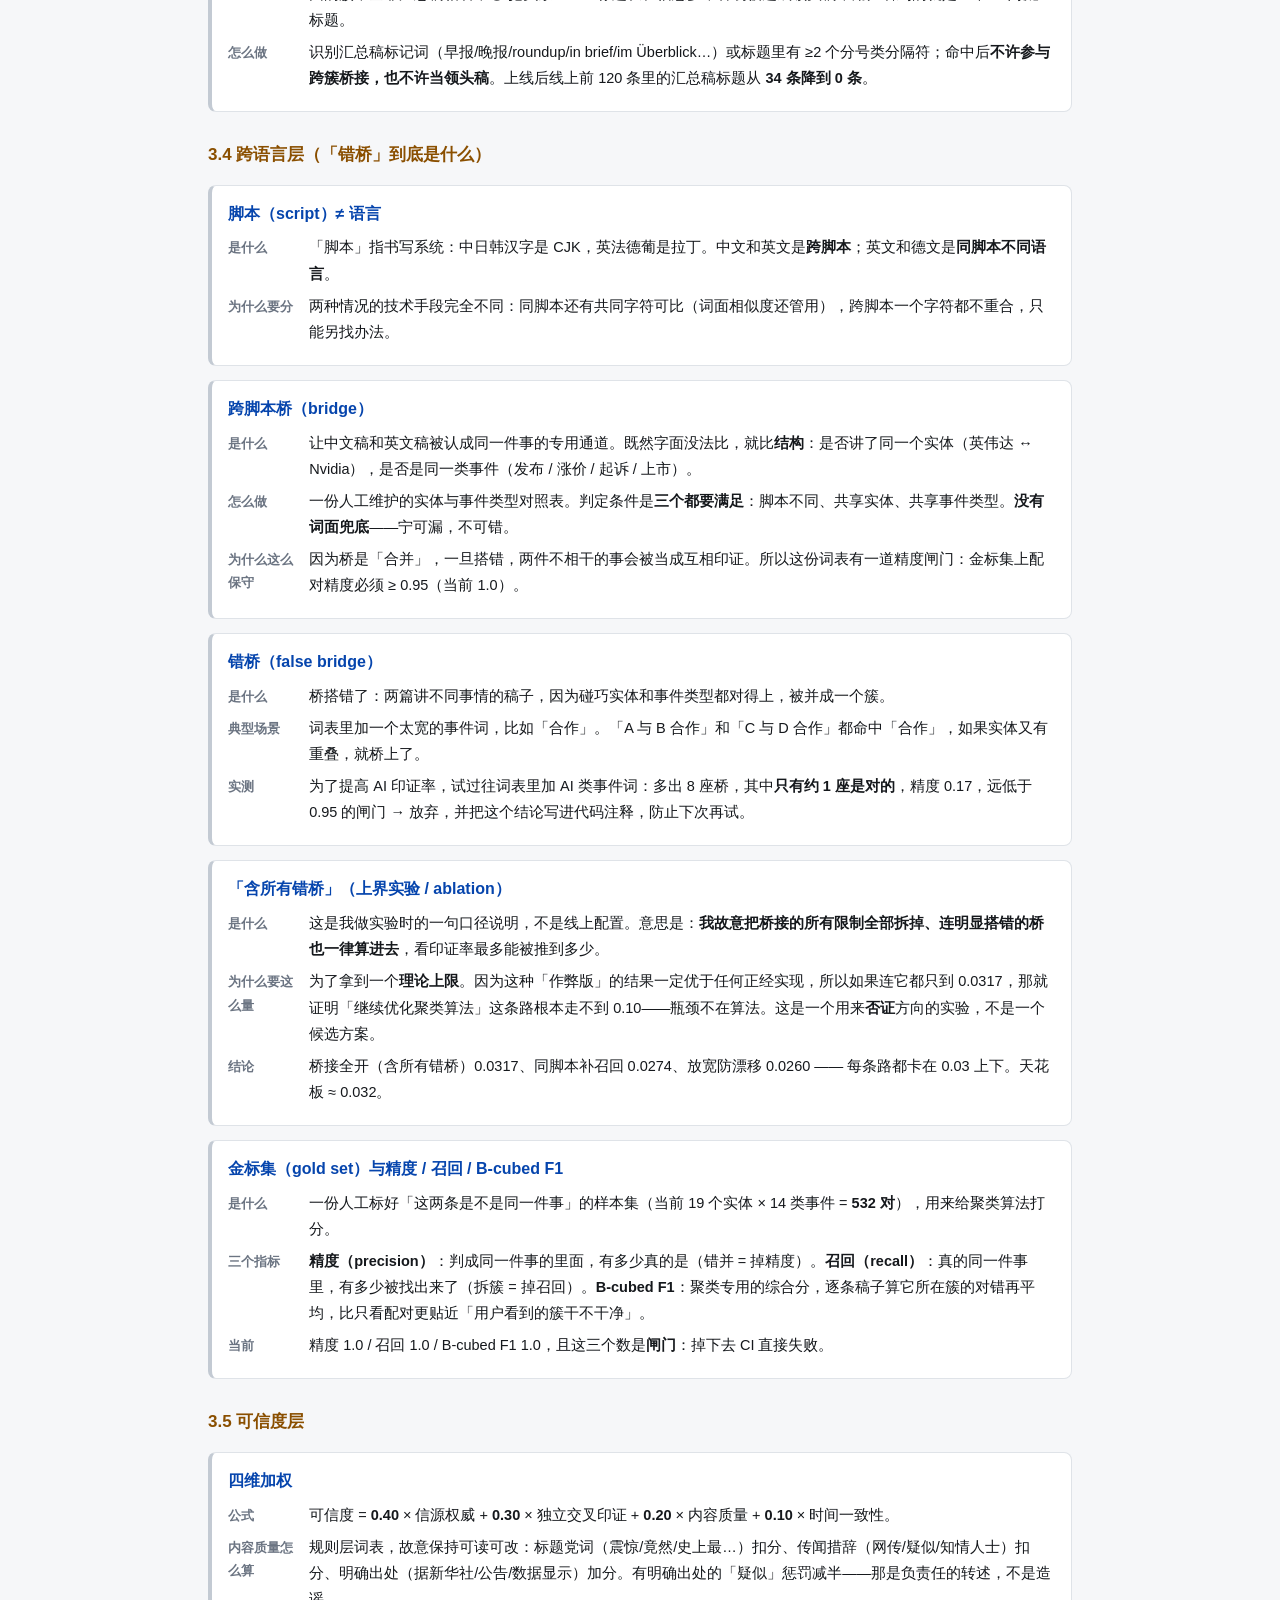
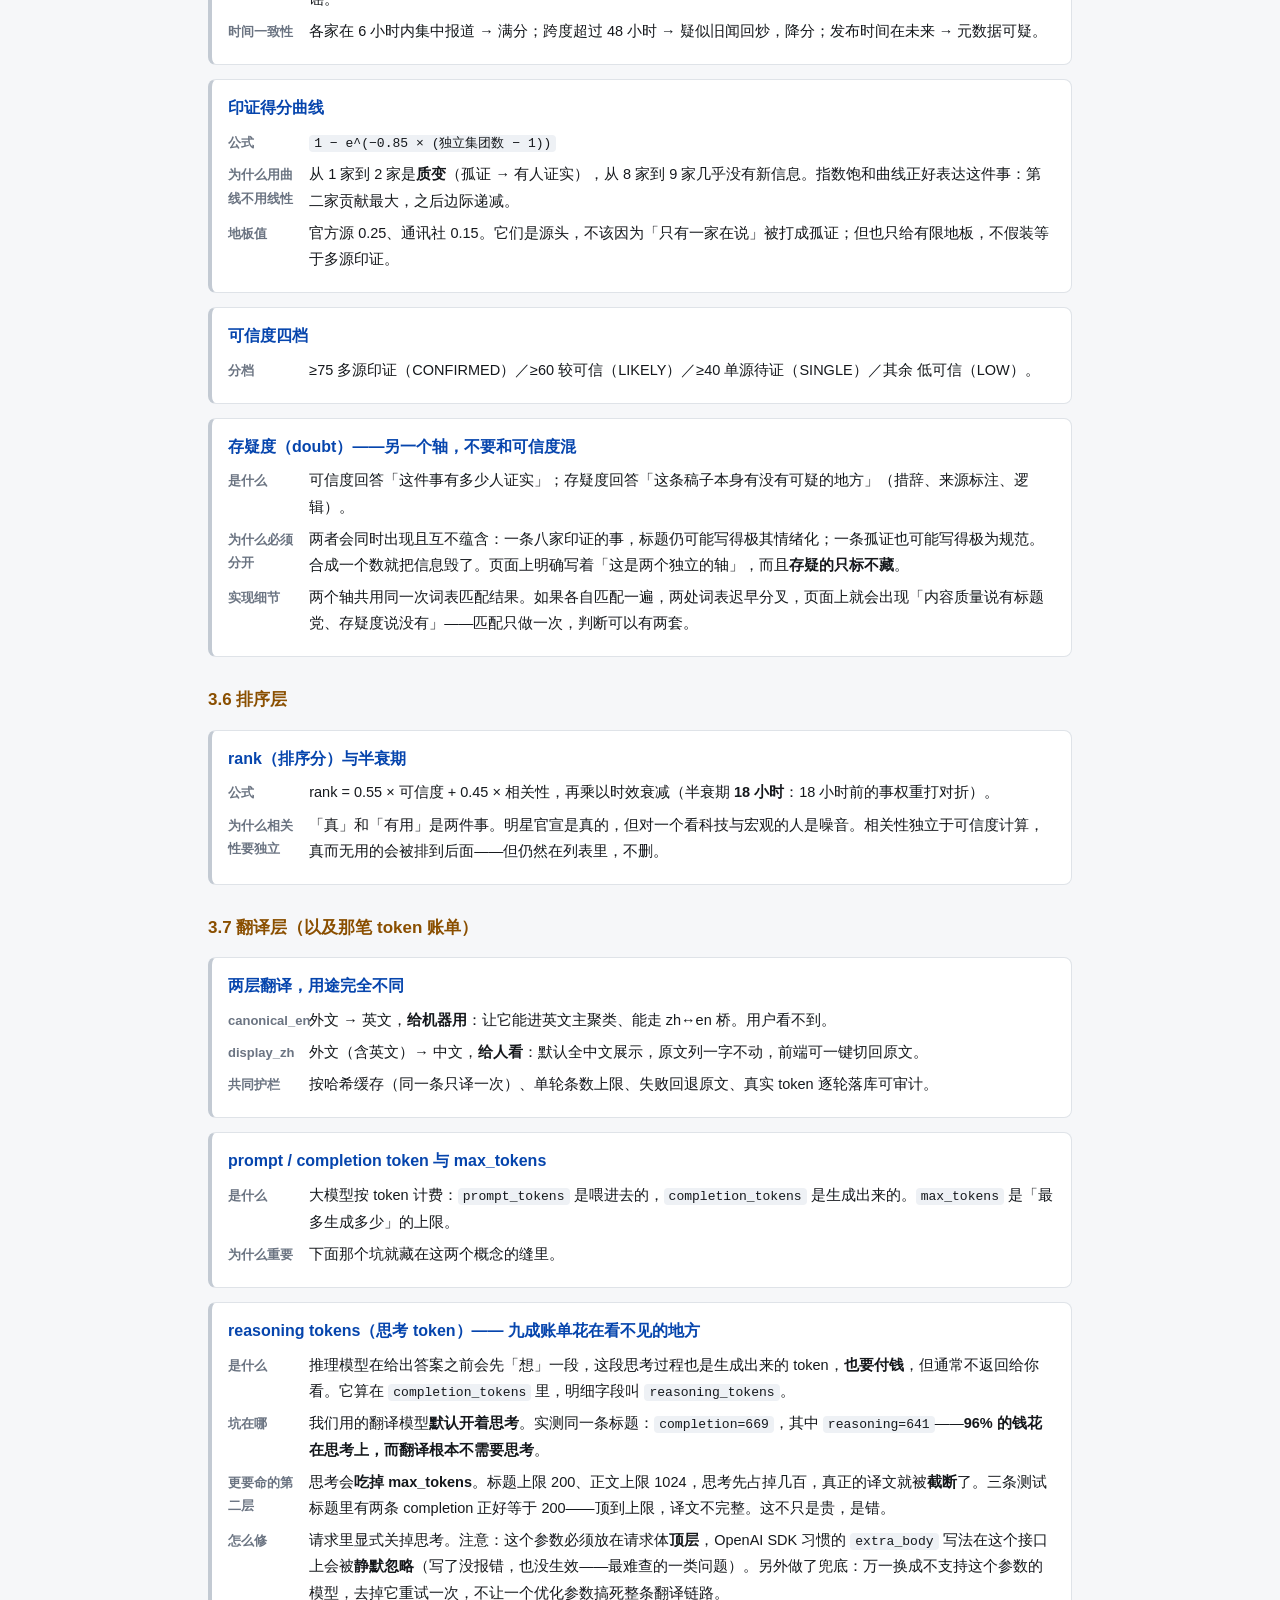
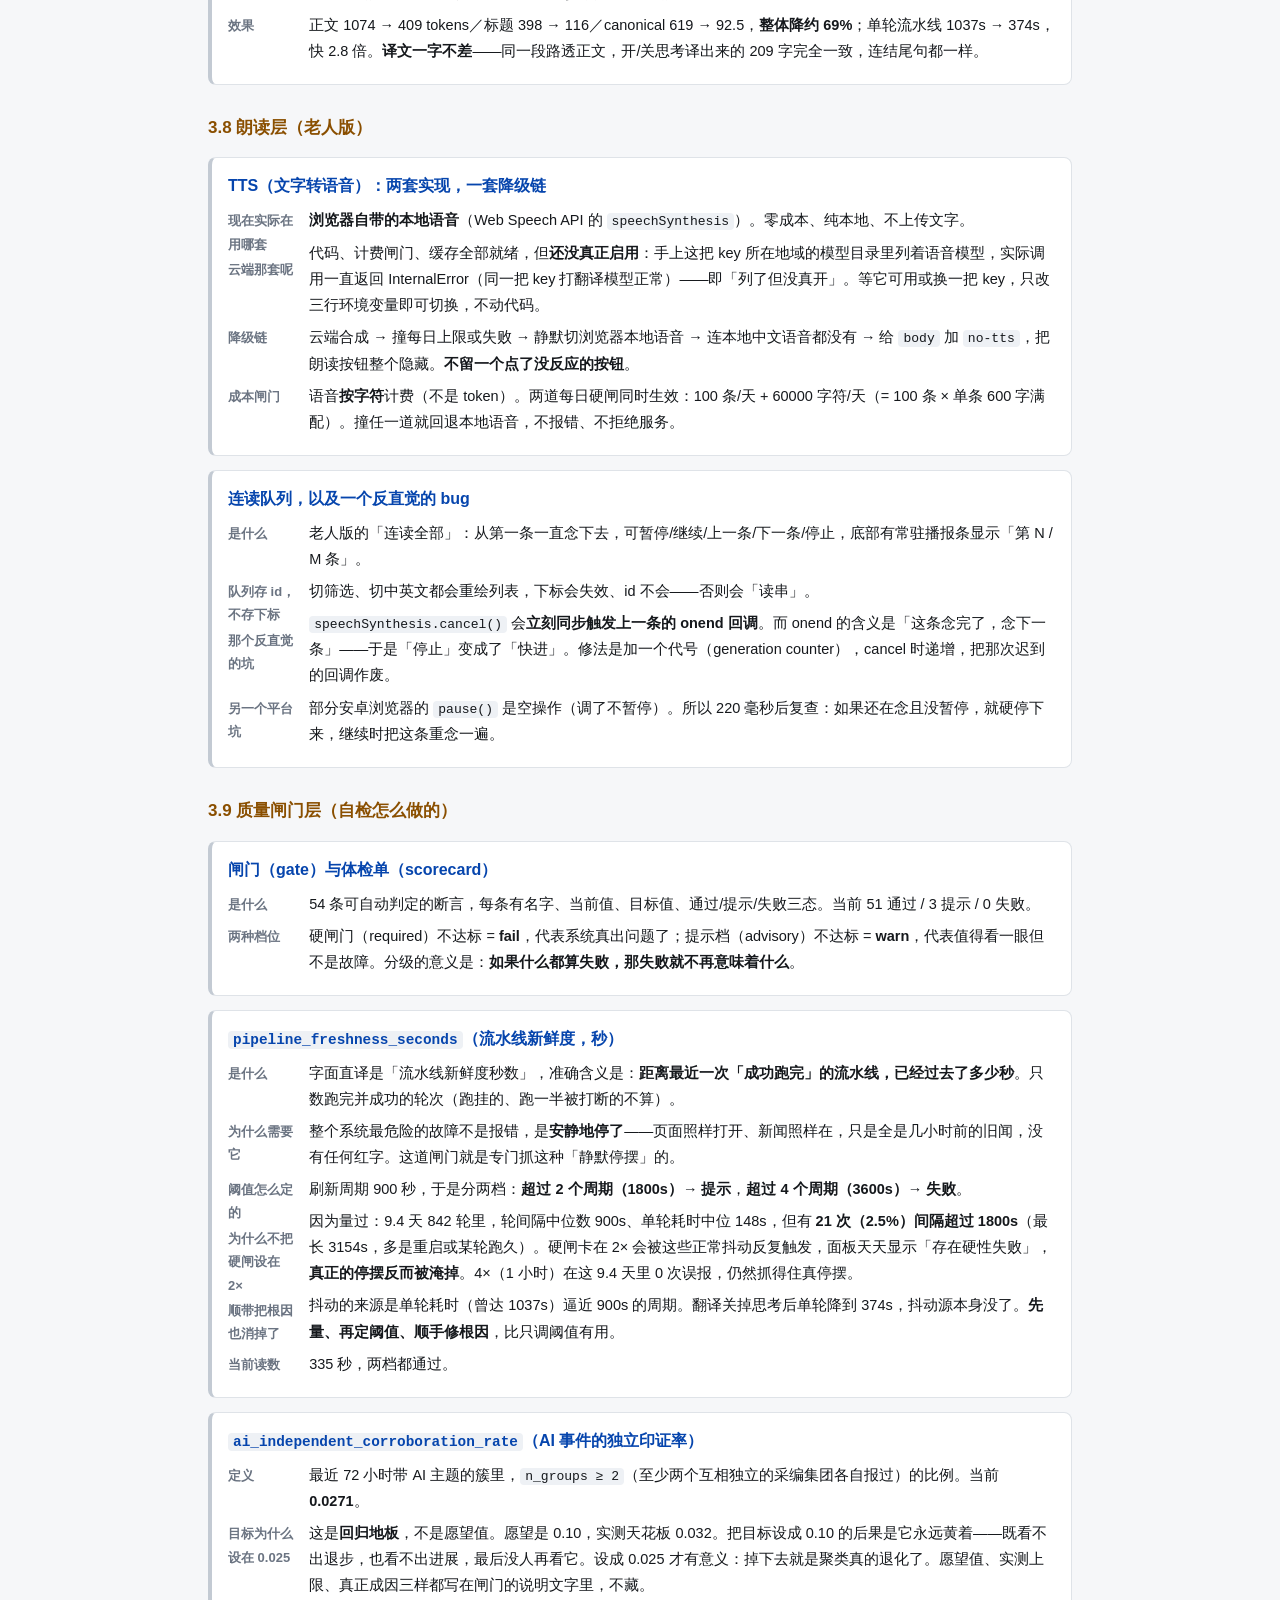
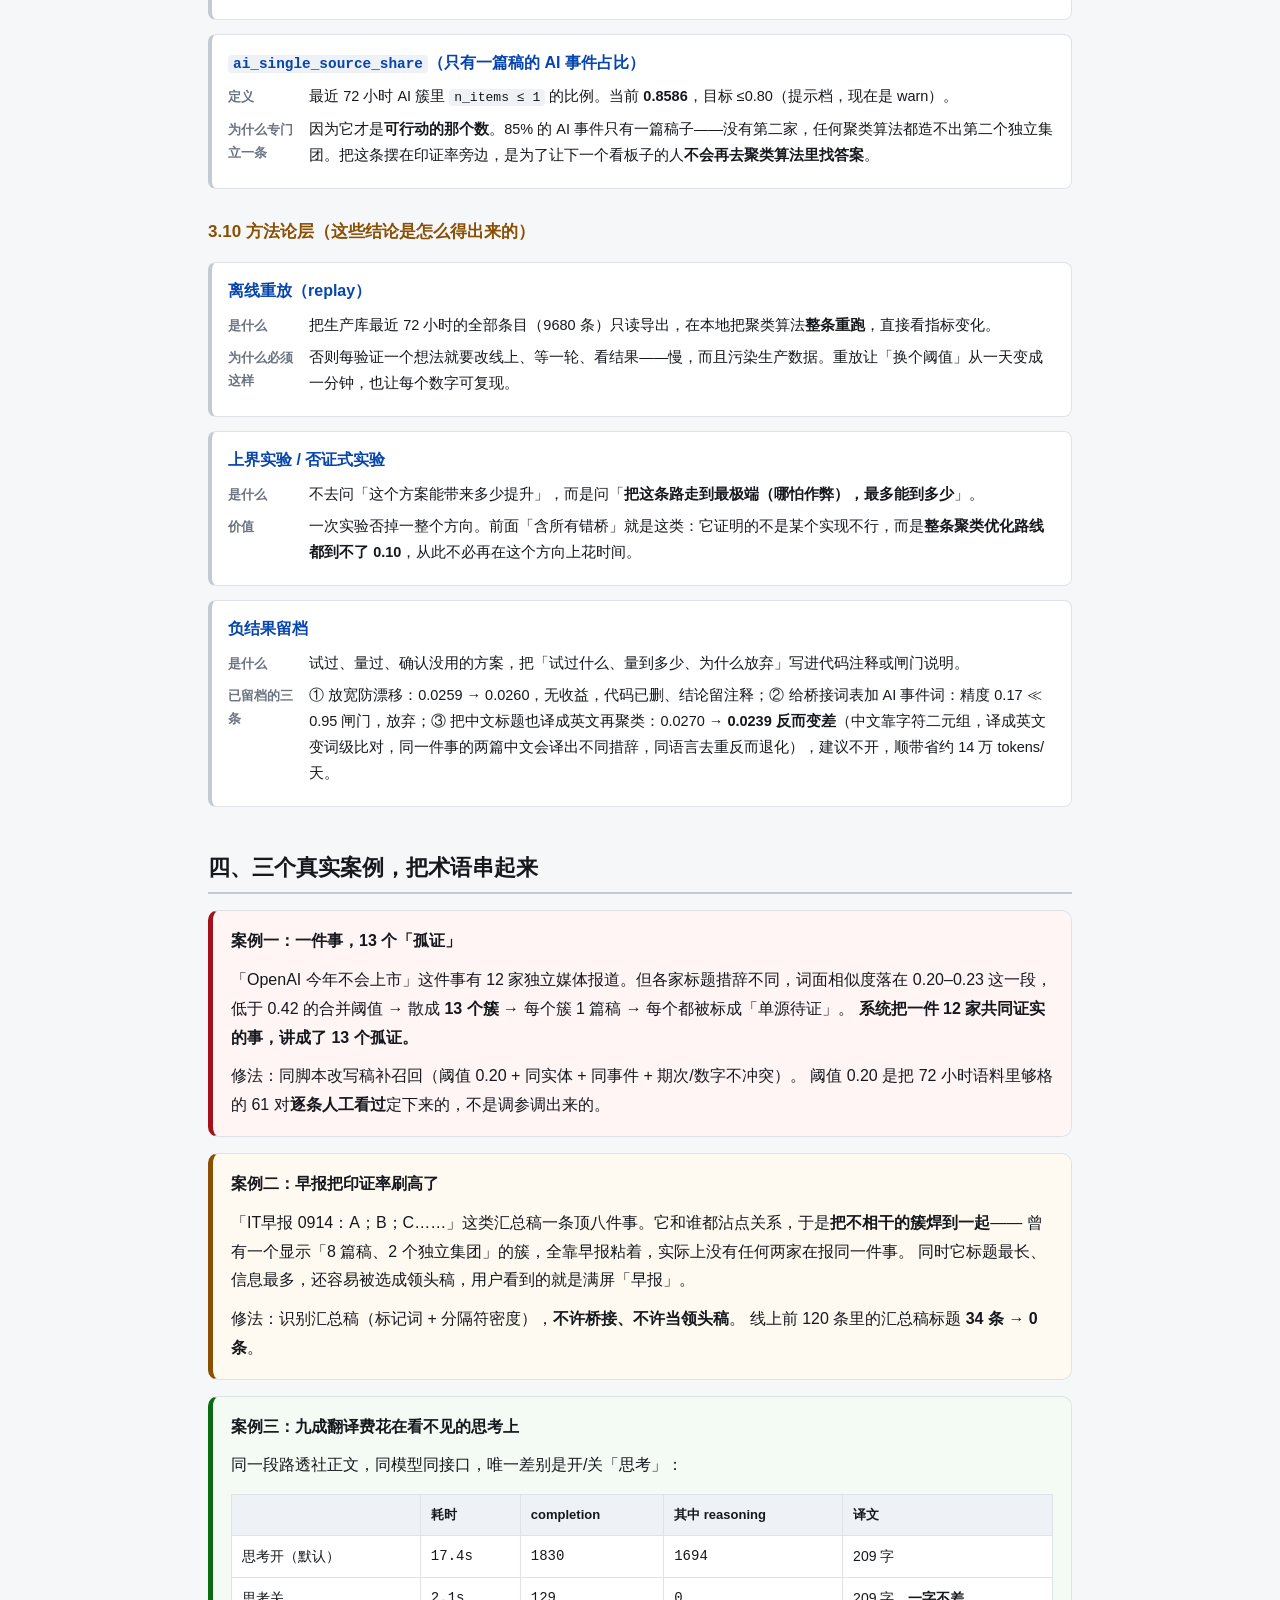
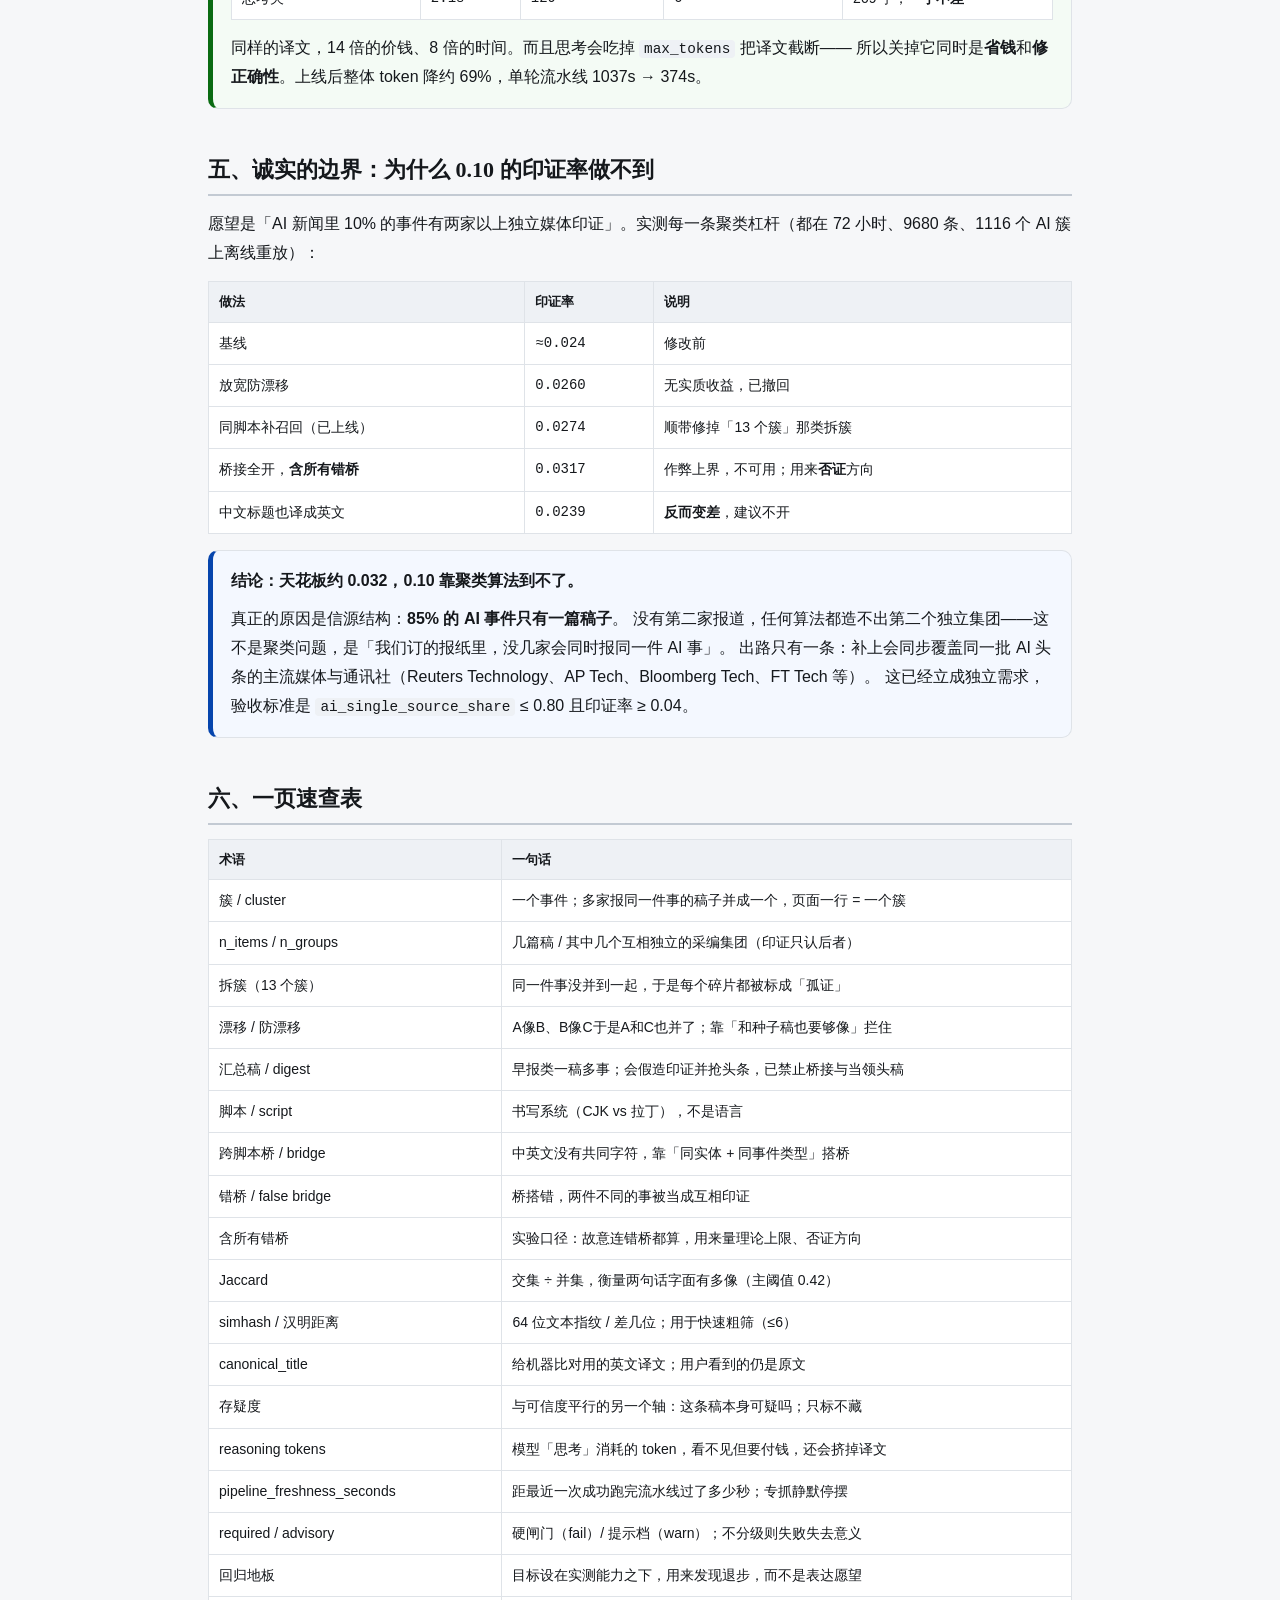
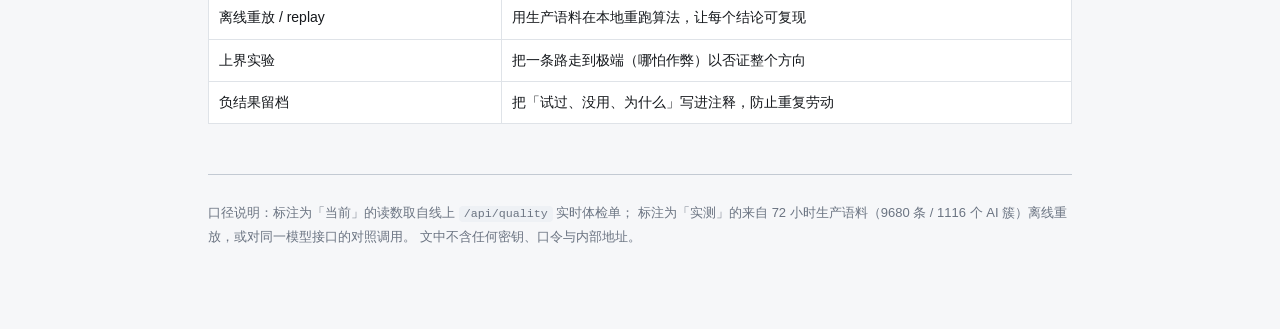
<file: web/explain.html>
<!DOCTYPE html>
<html lang="zh-CN">
<head>
<meta charset="utf-8">
<meta name="viewport" content="width=device-width, initial-scale=1">
<title>NewsDesk 说明书 · 机制、原理与术语</title>
<style>
  :root{
    --bg:#f6f7f9; --card:#fff; --line:#dfe3e8; --line2:#c3cad3;
    --fg:#15181c; --dim:#4c5561; --dim2:#6b7482;
    --blue:#0645ad; --amber:#8a4f00; --green:#0a6b12; --red:#a3121b;
    --code:#eef1f5;
    --serif:"Noto Serif SC","Source Han Serif SC","Songti SC",serif;
  }
  *{box-sizing:border-box}
  body{
    margin:0; background:var(--bg); color:var(--fg);
    font:16px/1.8 -apple-system,BlinkMacSystemFont,"PingFang SC","Microsoft YaHei",sans-serif;
    -webkit-text-size-adjust:100%;
  }
  .wrap{max-width:900px; margin:0 auto; padding:0 18px 80px}
  header{background:#fff; border-bottom:3px solid var(--blue); margin-bottom:26px}
  header .wrap{padding:26px 18px 22px}
  h1{font-family:var(--serif); font-size:28px; line-height:1.4; margin:0 0 8px}
  header p{margin:0; color:var(--dim); font-size:14px}
  h2{
    font-family:var(--serif); font-size:22px; line-height:1.5;
    margin:44px 0 14px; padding-bottom:8px; border-bottom:2px solid var(--line2);
  }
  h3{font-size:17px; margin:28px 0 8px; color:var(--amber)}
  h4{font-size:15px; margin:20px 0 6px}
  p{margin:10px 0}
  ul,ol{margin:10px 0; padding-left:22px}
  li{margin:5px 0}
  code{
    font-family:ui-monospace,SFMono-Regular,Menlo,monospace; font-size:.9em;
    background:var(--code); padding:1px 5px; border-radius:4px; word-break:break-all;
  }
  .box{background:var(--card); border:1px solid var(--line); border-radius:10px; padding:16px 18px; margin:16px 0}
  .tldr{border-left:5px solid var(--blue); background:#f4f8ff}
  .warn{border-left:5px solid var(--amber); background:#fffaf1}
  .bad{border-left:5px solid var(--red); background:#fff5f5}
  .good{border-left:5px solid var(--green); background:#f4fbf5}
  .term{background:var(--card); border:1px solid var(--line); border-left:4px solid var(--line2); border-radius:8px; padding:14px 16px; margin:14px 0}
  .term>b{display:block; font-size:16px; color:var(--blue); margin-bottom:6px}
  .term>b em{font-style:normal; color:var(--dim2); font-weight:400; font-size:13px; margin-left:6px}
  .term dl{margin:0}
  .term dt{float:left; clear:left; width:5.2em; color:var(--dim2); font-size:13px; font-weight:700; padding-top:2px}
  .term dd{margin:0 0 6px 5.6em; font-size:14.5px}
  .flow{display:grid; gap:8px; margin:16px 0}
  .flow .step{display:grid; grid-template-columns:30px 1fr; gap:12px; align-items:start;
              background:var(--card); border:1px solid var(--line); border-radius:8px; padding:12px 14px}
  .flow .n{width:30px; height:30px; border-radius:50%; background:var(--blue); color:#fff;
           display:flex; align-items:center; justify-content:center; font-weight:700; font-size:14px}
  .flow b{display:block; font-size:15.5px}
  .flow span{display:block; font-size:14px; color:var(--dim)}
  table{width:100%; border-collapse:collapse; margin:14px 0; font-size:14px; background:var(--card)}
  th,td{border:1px solid var(--line); padding:8px 10px; text-align:left; vertical-align:top}
  th{background:#eef1f5; font-size:13px}
  .num{white-space:nowrap; font-family:ui-monospace,monospace}
  .foot{margin-top:50px; padding-top:16px; border-top:1px solid var(--line2); font-size:13px; color:var(--dim2)}
  @media (max-width:640px){
    body{font-size:15.5px}
    h1{font-size:23px} h2{font-size:20px; margin-top:36px}
    .term dt{float:none; width:auto; padding-top:0}
    .term dd{margin:0 0 8px}
    table{font-size:13px} th,td{padding:6px 7px}
    .wrap{padding:0 14px 60px}
  }
</style>
</head>
<body>

<header><div class="wrap">
  <h1>NewsDesk 说明书：它在解决什么问题、怎么解决、以及那些术语到底指什么</h1>
  <p>本文解释项目汇报里出现过的每一个专有名词（<code>pipeline_freshness_seconds</code>、「同一件事被拆成 13 个簇」、「含所有错桥」……），
  并把它们放回各自所属的机制里讲。文中所有数字都来自实测或线上实时读数，标注了口径。</p>
</div></header>

<div class="wrap">

<div class="box tldr">
  <b>先给一句话</b>
  <p style="margin-bottom:0">NewsDesk 不是新闻聚合器。聚合器解决「看得多」，它解决的是<b>「能不能信」</b>：
  把 140 个信源里讲同一件事的稿子归并成一个「事件」，然后用可复现的规则算出<b>有几家真正独立的媒体各自报过它</b>，
  把这个结论直接印在标题旁边。所有新闻都展示，可疑的<b>只标不藏</b>。</p>
</div>

<h2>一、设计理念：三条不肯让的原则</h2>

<h3>① 不删不藏，只标注</h3>
<p>做「可信度」的系统最容易走上一条歪路：把低分的过滤掉。我们不这么做——<b>低分新闻照样展示，只是旁边写清楚为什么低</b>。
理由很实在：删掉就等于替用户做了判断，而判断依据（词表、权重）一定会有错；
错误的过滤是不可见的，错误的标注是可见、可反驳的。所以页面上永远是「全部新闻 + 标注」，不是「筛过的新闻」。</p>

<h3>② 每一分都要能解释</h3>
<p>可信度评分是<b>规则层</b>算的，不是丢给大模型打分。四个维度、每个维度的权重、每一条加减分的原因（命中了哪个词、几家独立信源）
都会原样带进页面，用户点开就能看到「为什么给它 82 分」。大模型在这套系统里只做翻译和辅助甄别，
<b>不参与可信度定档</b>——因为它给的分不可复现，明天同一条稿子可能是另一个数。</p>

<h3>③ 不确定就写出来，包括「这个目标做不到」</h3>
<p>项目里有个指标叫 AI 新闻的交叉印证率，愿望值是 0.10，实测天花板是 0.032。
处理方式不是把目标偷偷改成 0.03 装作达成了，而是把<b>愿望值、实测上限、真正的成因</b>三样都写进那道闸门的说明文字里，
面板上谁都看得见。同理，「交易执行不适用」「这个语种是我方欠工，不是对方不行」这类边界都是产品里的固定文案。</p>

<div class="box">
  <b>还有几条工程铁律，贯穿全项目</b>
  <ul style="margin-bottom:0">
    <li><b>成本必须有硬闸。</b>任何按量计费的能力（翻译、语音合成）都配了每日/每轮上限，撞上限就降级，不报错、不停服。</li>
    <li><b>失败必须优雅降级。</b>翻译挂了显示原文；云端语音不可用就用浏览器本地语音；连本地语音都没有，就把朗读按钮整个隐藏——不给用户一个点了没反应的按钮。</li>
    <li><b>负结果要留档。</b>试过、量过、没用的方案，把结论写进代码注释里，防止下一个人（包括三个月后的自己）再花一天重试一遍。</li>
    <li><b>零第三方依赖。</b>后端纯 Python 标准库（<code>http.server</code> / <code>sqlite3</code> / <code>urllib</code>），前端纯原生 JS，没有 pip install、没有 npm。少一个依赖少一个供应链风险，也少一次「换机器跑不起来」。</li>
  </ul>
</div>

<h2>二、一条新闻从进来到摆在你眼前，经过七道工序</h2>
<p>整条流水线每 <b>15 分钟</b>自动跑一轮（<code>AUTO_REFRESH_SECONDS=900</code>），一轮目前约 <b>6 分钟</b>跑完。</p>

<div class="flow">
  <div class="step"><div class="n">1</div><div><b>抓取（fetch）</b><span>140 个启用信源（共 166 个，26 个停用观察中），5 个语种、8 个地区、120 个互相独立的所有者。RSS / HTML / JSON / SEC 申报四种解析器，6 个并发，逐源限速与超时。</span></div></div>
  <div class="step"><div class="n">2</div><div><b>归一化（normalize）</b><span>统一时间戳、清洗标题、抽取实体与数字，算出两个「指纹」：字符二元组集合与 simhash。</span></div></div>
  <div class="step"><div class="n">3</div><div><b>翻译（translate）</b><span>两层，用途完全不同：一层把外文标题译成英文供机器比对，一层把外文标题/正文译成中文供人阅读。</span></div></div>
  <div class="step"><div class="n">4</div><div><b>聚类（cluster）</b><span>把讲同一件事的稿子并成一个「簇」。这一步决定了后面印证率算得准不准，是整条流水线技术含量最高的地方。</span></div></div>
  <div class="step"><div class="n">5</div><div><b>可信度打分（credibility）</b><span>四维加权：信源权威 0.40 + 独立交叉印证 0.30 + 内容质量 0.20 + 时间一致性 0.10。另算一条独立的「存疑度」。</span></div></div>
  <div class="step"><div class="n">6</div><div><b>排序（rank）</b><span>0.55 × 可信度 + 0.45 × 与你关注面的相关性，再乘一个 18 小时半衰期的时效衰减。</span></div></div>
  <div class="step"><div class="n">7</div><div><b>展示（web）</b><span>标准版是三栏终端；老人版是单栏大字卡片 + 连读朗读。同一份数据，两套版式。</span></div></div>
</div>

<p>另外有一条与主线并行的<b>自检线</b>：每次请求 <code>/api/quality</code> 都会现场跑一遍 54 道质量闸门（当前 51 通过 / 3 提示 / 0 失败），
从「信源健康率」到「备份多久没做过」全都在里面。它不是月报，是随时可查的体检单。</p>

<h2>三、术语手册</h2>
<p>按流水线分层。每个词四件事：<b>是什么 / 为什么需要 / 我们怎么做 / 坏掉时长什么样</b>。</p>

<h3>3.1 信源层</h3>

<div class="term"><b>tier（权威等级）<em>0 / 1 / 2 / 3</em></b><dl>
<dt>是什么</dt><dd>给每个信源人工定的权威档位，数字越小越权威（一手机构、通讯社在 0–1 档，聚合站在 3 档）。</dd>
<dt>为什么</dt><dd>「谁在说」是可信度里权重最大的一项（0.40）。没有分档，官方公报和聚合站抓来的二手稿会一样重。</dd>
<dt>怎么做</dt><dd>写在 <code>sources.json</code> 里，每档一个权重系数；打分时取簇内最好的那一档。当前 140 个启用源：0 档 52 个、1 档 50 个、2 档 37 个、3 档 1 个。</dd>
</dl></div>

<div class="term"><b>source_role（编辑角色）<em>reporting / wire / official / aggregator / community</em></b><dl>
<dt>是什么</dt><dd>这个源在生产链条上的位置：独立采编、通讯社、官方发布、聚合、社区。</dd>
<dt>为什么</dt><dd>权威 ≠ 独立。政府公告非常权威，但它只能证明「该机构确实发布了这项声明」，<b>不能算作对内容的独立核实</b>。两者必须分开记。</dd>
<dt>怎么做</dt><dd>交叉印证只数 <code>reporting</code> 和 <code>wire</code> 两类；官方/聚合/社区不计入印证家数，但官方稿会拿到一个 0.25 的印证「地板分」——它是源头，不该因为「只有一家」被打成孤证。</dd>
</dl></div>

<div class="term"><b>owner（所有者）与「独立集团」</b><dl>
<dt>是什么</dt><dd>信源背后的实际控制方。人民网四个频道转同一条稿，<code>owner</code> 是同一个。</dd>
<dt>为什么</dt><dd>这是印证率造假最常见的入口：抓 20 个同集团频道，任何一条稿都立刻「20 家报道」。</dd>
<dt>怎么做</dt><dd>印证按 owner 去重后计数，不按稿件数。当前 140 个源归属 120 个互相独立的 owner。测试里甚至专门锁死了「不同通讯社不能共用 owner」。</dd>
</dl></div>

<h3>3.2 文本层（机器怎么读一句话）</h3>

<div class="term"><b>字符二元组 / gram（bigram）</b><dl>
<dt>是什么</dt><dd>把标题切成所有相邻两字的组合。「欧洲央行降息」→ 欧洲、洲央、央行、行降、降息。</dd>
<dt>为什么</dt><dd>中文没有空格分词。用二元组可以在<b>不装任何分词库</b>的前提下比较两句话像不像——零依赖原则的直接产物。</dd>
<dt>坏掉时</dt><dd>它天生跨不过语言：中文稿和英文稿永远没有共同二元组。这就是后面要有「跨脚本桥」的原因。</dd>
</dl></div>

<div class="term"><b>Jaccard 相似度</b><dl>
<dt>是什么</dt><dd>两个集合的<b>交集大小 ÷ 并集大小</b>，取值 0–1。两句话共有的二元组越多、各自独有的越少，值越高。</dd>
<dt>怎么做</dt><dd>主合并阈值 <code>0.42</code>。另有一条同脚本补召回规则用 <code>0.20</code>（下面「改写稿」那条会讲）。</dd>
<dt>为什么是这两个数</dt><dd>不是拍的。在 72 小时真实语料上把够格的候选对<b>逐条人工看过</b>：0.20 这条路上够格的 61 对里，合并的 49 对有 48 对确为同一件事。再往高调就开始漏真事（0.28 只剩 22 对，0.35 只剩 13 对）。</dd>
</dl></div>

<div class="term"><b>simhash 与汉明距离</b><dl>
<dt>是什么</dt><dd>把一整篇文本压成一个 64 位指纹，内容相近的文本指纹也相近。「汉明距离」= 两个指纹有几位不一样。</dd>
<dt>为什么</dt><dd>Jaccard 要两两比集合，慢；simhash 比的是两个整数，快，适合先粗筛一遍。距离 ≤ <code>6</code> 视为高度相似。</dd>
<dt>坏掉时</dt><dd>它对「改写过的同一件事」不敏感——换个说法指纹就散了。所以它只是快车道，不是唯一判据。</dd>
</dl></div>

<div class="term"><b>canonical_title（规范化标题）</b><dl>
<dt>是什么</dt><dd>给非中英文的外文稿额外存一份英文译文，<b>专供机器比对</b>；用户看到的仍然是原文标题。</dd>
<dt>为什么</dt><dd>法/德/葡语稿和英文稿之间既没有共同二元组，又都是拉丁字母（跨脚本桥不触发），于是它们完全孤立、永远参与不了印证。译成英文后两条通道就都打开了。</dd>
<dt>怎么做</dt><dd>按 (语种, 原文) 做哈希缓存，<b>同一条只译一次</b>——这才是成本的真开关；单轮上限 200 条，超出留到下一轮；失败一律回退原文，绝不阻断抓取。</dd>
</dl></div>

<h3>3.3 聚类层（最容易出错、也最值钱的一段）</h3>

<div class="term"><b>簇（cluster）</b><dl>
<dt>是什么</dt><dd>一个「事件」。多家媒体报同一件事的多篇稿子，归并成一个簇；页面上一行 = 一个簇，不是一篇稿。</dd>
<dt>怎么做</dt><dd>72 小时窗口内比较，用并查集（union-find）逐步合并；每个簇选一篇当「领头稿」，标题取它的。</dd>
</dl></div>

<div class="term"><b>n_items 与 n_groups</b><dl>
<dt>是什么</dt><dd><code>n_items</code> = 这个簇里有几篇稿子；<code>n_groups</code> = 其中有<b>几个互相独立的信源集团</b>（且只数采编/通讯社角色）。</dd>
<dt>为什么</dt><dd>印证只认后者。8 篇稿子如果全来自同一集团的不同频道，<code>n_groups</code> 仍然是 1。</dd>
<dt>注意</dt><dd><code>n_groups=0</code> 不是 bug：一个全是官方公告或全是聚合站的簇，按定义就没有采编来源。</dd>
</dl></div>

<div class="term"><b>「同一件事被拆成 13 个簇」（拆簇 / 召回不足）</b><dl>
<dt>是什么</dt><dd>聚类失败的一种：12 家媒体确实都报了「OpenAI 今年不会上市」，但因为各家标题措辞不同，二元组重合度不够，<b>它们没被并到一起</b>，散成了 13 个簇。</dd>
<dt>为什么这是严重问题</dt><dd>后果不是「界面上多了几行」，而是<b>每一个碎簇都只有 1 篇稿</b>，于是每一个都被标成「单源待证」。系统对着一件 12 家共同报道的事，给出了 13 个「孤证」结论——这是把真话标成了可疑。</dd>
<dt>怎么修的</dt><dd>加了一条「同脚本改写稿补召回」规则：词面相似度只要 ≥ 0.20，且<b>同实体 + 同事件类型</b>，且没有期次冲突（9 月更新 vs 8 月更新）、没有互斥数字，就认为是同一件事。修完这件事的簇并到了一起。</dd>
<dt>反面风险</dt><dd>0.20 这么低的门槛很容易误并，所以它必须同时满足实体、事件、期次、数字四道结构性校验才生效——自查时确实抓到过「9 月微软更新」和「8 月微软更新」被并的例子，那道「期次冲突」校验就是为它加的。</dd>
</dl></div>

<div class="term"><b>漂移（drift）与防漂移</b><dl>
<dt>是什么</dt><dd>并查集是链式的：A 像 B、B 像 C，于是 A 和 C 也进了同一个簇——哪怕 A 和 C 根本不是一件事。这叫漂移。</dd>
<dt>怎么做</dt><dd>合并前额外检查「新稿和这个簇最早的那篇（种子稿）是否也够像」，不够像就不并。</dd>
<dt>负结果留档</dt><dd>试过放宽这道检查（想换点召回），实测印证率 0.0259 → 0.0260，没有收益，于是<b>把改动全部删掉，把这个结论写进函数注释</b>。免得以后有人再试一遍。</dd>
</dl></div>

<div class="term"><b>汇总稿（digest）</b><dl>
<dt>是什么</dt><dd>「IT早报 0914：A事；B事；C事……」这类一条标题打包 N 件事的稿子。</dd>
<dt>为什么它是毒</dt><dd>两头都害：<b>① 假印证</b>——它和任何一件事都沾点关系，会把不相干的簇焊在一起，曾有一个 8 篇稿、2 个独立集团的簇，全靠汇总稿粘着；<b>② 抢头条</b>——它标题长、信息多，容易被选成领头稿，用户看到的就是一堆「早报」标题。</dd>
<dt>怎么做</dt><dd>识别汇总稿标记词（早报/晚报/roundup/in brief/im Überblick…）或标题里有 ≥2 个分号类分隔符；命中后<b>不许参与跨簇桥接，也不许当领头稿</b>。上线后线上前 120 条里的汇总稿标题从 <b>34 条降到 0 条</b>。</dd>
</dl></div>

<h3>3.4 跨语言层（「错桥」到底是什么）</h3>

<div class="term"><b>脚本（script）≠ 语言</b><dl>
<dt>是什么</dt><dd>「脚本」指书写系统：中日韩汉字是 CJK，英法德葡是拉丁。中文和英文是<b>跨脚本</b>；英文和德文是<b>同脚本不同语言</b>。</dd>
<dt>为什么要分</dt><dd>两种情况的技术手段完全不同：同脚本还有共同字符可比（词面相似度还管用），跨脚本一个字符都不重合，只能另找办法。</dd>
</dl></div>

<div class="term"><b>跨脚本桥（bridge）</b><dl>
<dt>是什么</dt><dd>让中文稿和英文稿被认成同一件事的专用通道。既然字面没法比，就比<b>结构</b>：是否讲了同一个实体（英伟达 ↔ Nvidia），是否是同一类事件（发布 / 涨价 / 起诉 / 上市）。</dd>
<dt>怎么做</dt><dd>一份人工维护的实体与事件类型对照表。判定条件是<b>三个都要满足</b>：脚本不同、共享实体、共享事件类型。<b>没有词面兜底</b>——宁可漏，不可错。</dd>
<dt>为什么这么保守</dt><dd>因为桥是「合并」，一旦搭错，两件不相干的事会被当成互相印证。所以这份词表有一道精度闸门：金标集上配对精度必须 ≥ 0.95（当前 1.0）。</dd>
</dl></div>

<div class="term"><b>错桥（false bridge）</b><dl>
<dt>是什么</dt><dd>桥搭错了：两篇讲不同事情的稿子，因为碰巧实体和事件类型都对得上，被并成一个簇。</dd>
<dt>典型场景</dt><dd>词表里加一个太宽的事件词，比如「合作」。「A 与 B 合作」和「C 与 D 合作」都命中「合作」，如果实体又有重叠，就桥上了。</dd>
<dt>实测</dt><dd>为了提高 AI 印证率，试过往词表里加 AI 类事件词：多出 8 座桥，其中<b>只有约 1 座是对的</b>，精度 0.17，远低于 0.95 的闸门 → 放弃，并把这个结论写进代码注释，防止下次再试。</dd>
</dl></div>

<div class="term"><b>「含所有错桥」（上界实验 / ablation）</b><dl>
<dt>是什么</dt><dd>这是我做实验时的一句口径说明，不是线上配置。意思是：<b>我故意把桥接的所有限制全部拆掉、连明显搭错的桥也一律算进去</b>，看印证率最多能被推到多少。</dd>
<dt>为什么要这么量</dt><dd>为了拿到一个<b>理论上限</b>。因为这种「作弊版」的结果一定优于任何正经实现，所以如果连它都只到 0.0317，那就证明「继续优化聚类算法」这条路根本走不到 0.10——瓶颈不在算法。这是一个用来<b>否证</b>方向的实验，不是一个候选方案。</dd>
<dt>结论</dt><dd>桥接全开（含所有错桥）0.0317、同脚本补召回 0.0274、放宽防漂移 0.0260 —— 每条路都卡在 0.03 上下。天花板 ≈ 0.032。</dd>
</dl></div>

<div class="term"><b>金标集（gold set）与精度 / 召回 / B-cubed F1</b><dl>
<dt>是什么</dt><dd>一份人工标好「这两条是不是同一件事」的样本集（当前 19 个实体 × 14 类事件 = <b>532 对</b>），用来给聚类算法打分。</dd>
<dt>三个指标</dt><dd><b>精度（precision）</b>：判成同一件事的里面，有多少真的是（错并 = 掉精度）。<b>召回（recall）</b>：真的同一件事里，有多少被找出来了（拆簇 = 掉召回）。<b>B-cubed F1</b>：聚类专用的综合分，逐条稿子算它所在簇的对错再平均，比只看配对更贴近「用户看到的簇干不干净」。</dd>
<dt>当前</dt><dd>精度 1.0 / 召回 1.0 / B-cubed F1 1.0，且这三个数是<b>闸门</b>：掉下去 CI 直接失败。</dd>
</dl></div>

<h3>3.5 可信度层</h3>

<div class="term"><b>四维加权</b><dl>
<dt>公式</dt><dd>可信度 = <b>0.40</b> × 信源权威 + <b>0.30</b> × 独立交叉印证 + <b>0.20</b> × 内容质量 + <b>0.10</b> × 时间一致性。</dd>
<dt>内容质量怎么算</dt><dd>规则层词表，故意保持可读可改：标题党词（震惊/竟然/史上最…）扣分、传闻措辞（网传/疑似/知情人士）扣分、明确出处（据新华社/公告/数据显示）加分。有明确出处的「疑似」惩罚减半——那是负责任的转述，不是造谣。</dd>
<dt>时间一致性</dt><dd>各家在 6 小时内集中报道 → 满分；跨度超过 48 小时 → 疑似旧闻回炒，降分；发布时间在未来 → 元数据可疑。</dd>
</dl></div>

<div class="term"><b>印证得分曲线</b><dl>
<dt>公式</dt><dd><code>1 − e^(−0.85 × (独立集团数 − 1))</code></dd>
<dt>为什么用曲线不用线性</dt><dd>从 1 家到 2 家是<b>质变</b>（孤证 → 有人证实），从 8 家到 9 家几乎没有新信息。指数饱和曲线正好表达这件事：第二家贡献最大，之后边际递减。</dd>
<dt>地板值</dt><dd>官方源 0.25、通讯社 0.15。它们是源头，不该因为「只有一家在说」被打成孤证；但也只给有限地板，不假装等于多源印证。</dd>
</dl></div>

<div class="term"><b>可信度四档</b><dl>
<dt>分档</dt><dd>≥75 多源印证（CONFIRMED）／≥60 较可信（LIKELY）／≥40 单源待证（SINGLE）／其余 低可信（LOW）。</dd>
</dl></div>

<div class="term"><b>存疑度（doubt）——另一个轴，不要和可信度混</b><dl>
<dt>是什么</dt><dd>可信度回答「这件事有多少人证实」；存疑度回答「这条稿子本身有没有可疑的地方」（措辞、来源标注、逻辑）。</dd>
<dt>为什么必须分开</dt><dd>两者会同时出现且互不蕴含：一条八家印证的事，标题仍可能写得极其情绪化；一条孤证也可能写得极为规范。合成一个数就把信息毁了。页面上明确写着「这是两个独立的轴」，而且<b>存疑的只标不藏</b>。</dd>
<dt>实现细节</dt><dd>两个轴共用同一次词表匹配结果。如果各自匹配一遍，两处词表迟早分叉，页面上就会出现「内容质量说有标题党、存疑度说没有」——匹配只做一次，判断可以有两套。</dd>
</dl></div>

<h3>3.6 排序层</h3>

<div class="term"><b>rank（排序分）与半衰期</b><dl>
<dt>公式</dt><dd>rank = 0.55 × 可信度 + 0.45 × 相关性，再乘以时效衰减（半衰期 <b>18 小时</b>：18 小时前的事权重打对折）。</dd>
<dt>为什么相关性要独立</dt><dd>「真」和「有用」是两件事。明星官宣是真的，但对一个看科技与宏观的人是噪音。相关性独立于可信度计算，真而无用的会被排到后面——但仍然在列表里，不删。</dd>
</dl></div>

<h3>3.7 翻译层（以及那笔 token 账单）</h3>

<div class="term"><b>两层翻译，用途完全不同</b><dl>
<dt>canonical_en</dt><dd>外文 → 英文，<b>给机器用</b>：让它能进英文主聚类、能走 zh↔en 桥。用户看不到。</dd>
<dt>display_zh</dt><dd>外文（含英文）→ 中文，<b>给人看</b>：默认全中文展示，原文列一字不动，前端可一键切回原文。</dd>
<dt>共同护栏</dt><dd>按哈希缓存（同一条只译一次）、单轮条数上限、失败回退原文、真实 token 逐轮落库可审计。</dd>
</dl></div>

<div class="term"><b>prompt / completion token 与 max_tokens</b><dl>
<dt>是什么</dt><dd>大模型按 token 计费：<code>prompt_tokens</code> 是喂进去的，<code>completion_tokens</code> 是生成出来的。<code>max_tokens</code> 是「最多生成多少」的上限。</dd>
<dt>为什么重要</dt><dd>下面那个坑就藏在这两个概念的缝里。</dd>
</dl></div>

<div class="term"><b>reasoning tokens（思考 token）—— 九成账单花在看不见的地方</b><dl>
<dt>是什么</dt><dd>推理模型在给出答案之前会先「想」一段，这段思考过程也是生成出来的 token，<b>也要付钱</b>，但通常不返回给你看。它算在 <code>completion_tokens</code> 里，明细字段叫 <code>reasoning_tokens</code>。</dd>
<dt>坑在哪</dt><dd>我们用的翻译模型<b>默认开着思考</b>。实测同一条标题：<code>completion=669</code>，其中 <code>reasoning=641</code>——<b>96% 的钱花在思考上，而翻译根本不需要思考</b>。</dd>
<dt>更要命的第二层</dt><dd>思考会<b>吃掉 max_tokens</b>。标题上限 200、正文上限 1024，思考先占掉几百，真正的译文就被<b>截断</b>了。三条测试标题里有两条 completion 正好等于 200——顶到上限，译文不完整。这不只是贵，是错。</dd>
<dt>怎么修</dt><dd>请求里显式关掉思考。注意：这个参数必须放在请求体<b>顶层</b>，OpenAI SDK 习惯的 <code>extra_body</code> 写法在这个接口上会被<b>静默忽略</b>（写了没报错，也没生效——最难查的一类问题）。另外做了兜底：万一换成不支持这个参数的模型，去掉它重试一次，不让一个优化参数搞死整条翻译链路。</dd>
<dt>效果</dt><dd>正文 1074 → 409 tokens／标题 398 → 116／canonical 619 → 92.5，<b>整体降约 69%</b>；单轮流水线 1037s → 374s，快 2.8 倍。<b>译文一字不差</b>——同一段路透正文，开/关思考译出来的 209 字完全一致，连结尾句都一样。</dd>
</dl></div>

<h3>3.8 朗读层（老人版）</h3>

<div class="term"><b>TTS（文字转语音）：两套实现，一套降级链</b><dl>
<dt>现在实际在用哪套</dt><dd><b>浏览器自带的本地语音</b>（Web Speech API 的 <code>speechSynthesis</code>）。零成本、纯本地、不上传文字。</dd>
<dt>云端那套呢</dt><dd>代码、计费闸门、缓存全部就绪，但<b>还没真正启用</b>：手上这把 key 所在地域的模型目录里列着语音模型，实际调用一直返回 InternalError（同一把 key 打翻译模型正常）——即「列了但没真开」。等它可用或换一把 key，只改三行环境变量即可切换，不动代码。</dd>
<dt>降级链</dt><dd>云端合成 → 撞每日上限或失败 → 静默切浏览器本地语音 → 连本地中文语音都没有 → 给 <code>body</code> 加 <code>no-tts</code>，把朗读按钮整个隐藏。<b>不留一个点了没反应的按钮</b>。</dd>
<dt>成本闸门</dt><dd>语音<b>按字符</b>计费（不是 token）。两道每日硬闸同时生效：100 条/天 + 60000 字符/天（= 100 条 × 单条 600 字满配）。撞任一道就回退本地语音，不报错、不拒绝服务。</dd>
</dl></div>

<div class="term"><b>连读队列，以及一个反直觉的 bug</b><dl>
<dt>是什么</dt><dd>老人版的「连读全部」：从第一条一直念下去，可暂停/继续/上一条/下一条/停止，底部有常驻播报条显示「第 N / M 条」。</dd>
<dt>队列存 id，不存下标</dt><dd>切筛选、切中英文都会重绘列表，下标会失效、id 不会——否则会「读串」。</dd>
<dt>那个反直觉的坑</dt><dd><code>speechSynthesis.cancel()</code> 会<b>立刻同步触发上一条的 onend 回调</b>。而 onend 的含义是「这条念完了，念下一条」——于是「停止」变成了「快进」。修法是加一个代号（generation counter），cancel 时递增，把那次迟到的回调作废。</dd>
<dt>另一个平台坑</dt><dd>部分安卓浏览器的 <code>pause()</code> 是空操作（调了不暂停）。所以 220 毫秒后复查：如果还在念且没暂停，就硬停下来，继续时把这条重念一遍。</dd>
</dl></div>

<h3>3.9 质量闸门层（自检怎么做的）</h3>

<div class="term"><b>闸门（gate）与体检单（scorecard）</b><dl>
<dt>是什么</dt><dd>54 条可自动判定的断言，每条有名字、当前值、目标值、通过/提示/失败三态。当前 51 通过 / 3 提示 / 0 失败。</dd>
<dt>两种档位</dt><dd>硬闸门（required）不达标 = <b>fail</b>，代表系统真出问题了；提示档（advisory）不达标 = <b>warn</b>，代表值得看一眼但不是故障。分级的意义是：<b>如果什么都算失败，那失败就不再意味着什么</b>。</dd>
</dl></div>

<div class="term"><b><code>pipeline_freshness_seconds</code>（流水线新鲜度，秒）</b><dl>
<dt>是什么</dt><dd>字面直译是「流水线新鲜度秒数」，准确含义是：<b>距离最近一次「成功跑完」的流水线，已经过去了多少秒</b>。只数跑完并成功的轮次（跑挂的、跑一半被打断的不算）。</dd>
<dt>为什么需要它</dt><dd>整个系统最危险的故障不是报错，是<b>安静地停了</b>——页面照样打开、新闻照样在，只是全是几小时前的旧闻，没有任何红字。这道闸门就是专门抓这种「静默停摆」的。</dd>
<dt>阈值怎么定的</dt><dd>刷新周期 900 秒，于是分两档：<b>超过 2 个周期（1800s）→ 提示</b>，<b>超过 4 个周期（3600s）→ 失败</b>。</dd>
<dt>为什么不把硬闸设在 2×</dt><dd>因为量过：9.4 天 842 轮里，轮间隔中位数 900s、单轮耗时中位 148s，但有 <b>21 次（2.5%）间隔超过 1800s</b>（最长 3154s，多是重启或某轮跑久）。硬闸卡在 2× 会被这些正常抖动反复触发，面板天天显示「存在硬性失败」，<b>真正的停摆反而被淹掉</b>。4×（1 小时）在这 9.4 天里 0 次误报，仍然抓得住真停摆。</dd>
<dt>顺带把根因也消掉了</dt><dd>抖动的来源是单轮耗时（曾达 1037s）逼近 900s 的周期。翻译关掉思考后单轮降到 374s，抖动源本身没了。<b>先量、再定阈值、顺手修根因</b>，比只调阈值有用。</dd>
<dt>当前读数</dt><dd>335 秒，两档都通过。</dd>
</dl></div>

<div class="term"><b><code>ai_independent_corroboration_rate</code>（AI 事件的独立印证率）</b><dl>
<dt>定义</dt><dd>最近 72 小时带 AI 主题的簇里，<code>n_groups ≥ 2</code>（至少两个互相独立的采编集团各自报过）的比例。当前 <b>0.0271</b>。</dd>
<dt>目标为什么设在 0.025</dt><dd>这是<b>回归地板</b>，不是愿望值。愿望是 0.10，实测天花板 0.032。把目标设成 0.10 的后果是它永远黄着——既看不出退步，也看不出进展，最后没人再看它。设成 0.025 才有意义：掉下去就是聚类真的退化了。愿望值、实测上限、真正成因三样都写在闸门的说明文字里，不藏。</dd>
</dl></div>

<div class="term"><b><code>ai_single_source_share</code>（只有一篇稿的 AI 事件占比）</b><dl>
<dt>定义</dt><dd>最近 72 小时 AI 簇里 <code>n_items ≤ 1</code> 的比例。当前 <b>0.8586</b>，目标 ≤0.80（提示档，现在是 warn）。</dd>
<dt>为什么专门立一条</dt><dd>因为它才是<b>可行动的那个数</b>。85% 的 AI 事件只有一篇稿子——没有第二家，任何聚类算法都造不出第二个独立集团。把这条摆在印证率旁边，是为了让下一个看板子的人<b>不会再去聚类算法里找答案</b>。</dd>
</dl></div>

<h3>3.10 方法论层（这些结论是怎么得出来的）</h3>

<div class="term"><b>离线重放（replay）</b><dl>
<dt>是什么</dt><dd>把生产库最近 72 小时的全部条目（9680 条）只读导出，在本地把聚类算法<b>整条重跑</b>，直接看指标变化。</dd>
<dt>为什么必须这样</dt><dd>否则每验证一个想法就要改线上、等一轮、看结果——慢，而且污染生产数据。重放让「换个阈值」从一天变成一分钟，也让每个数字可复现。</dd>
</dl></div>

<div class="term"><b>上界实验 / 否证式实验</b><dl>
<dt>是什么</dt><dd>不去问「这个方案能带来多少提升」，而是问「<b>把这条路走到最极端（哪怕作弊），最多能到多少</b>」。</dd>
<dt>价值</dt><dd>一次实验否掉一整个方向。前面「含所有错桥」就是这类：它证明的不是某个实现不行，而是<b>整条聚类优化路线都到不了 0.10</b>，从此不必再在这个方向上花时间。</dd>
</dl></div>

<div class="term"><b>负结果留档</b><dl>
<dt>是什么</dt><dd>试过、量过、确认没用的方案，把「试过什么、量到多少、为什么放弃」写进代码注释或闸门说明。</dd>
<dt>已留档的三条</dt><dd>① 放宽防漂移：0.0259 → 0.0260，无收益，代码已删、结论留注释；② 给桥接词表加 AI 事件词：精度 0.17 ≪ 0.95 闸门，放弃；③ 把中文标题也译成英文再聚类：0.0270 → <b>0.0239 反而变差</b>（中文靠字符二元组，译成英文变词级比对，同一件事的两篇中文会译出不同措辞，同语言去重反而退化），建议不开，顺带省约 14 万 tokens/天。</dd>
</dl></div>

<h2>四、三个真实案例，把术语串起来</h2>

<div class="box bad">
  <b>案例一：一件事，13 个「孤证」</b>
  <p>「OpenAI 今年不会上市」这件事有 12 家独立媒体报道。但各家标题措辞不同，词面相似度落在 0.20–0.23 这一段，
  低于 0.42 的合并阈值 → 散成 <b>13 个簇</b> → 每个簇 1 篇稿 → 每个都被标成「单源待证」。
  <b>系统把一件 12 家共同证实的事，讲成了 13 个孤证。</b></p>
  <p style="margin-bottom:0">修法：同脚本改写稿补召回（阈值 0.20 + 同实体 + 同事件 + 期次/数字不冲突）。
  阈值 0.20 是把 72 小时语料里够格的 61 对<b>逐条人工看过</b>定下来的，不是调参调出来的。</p>
</div>

<div class="box warn">
  <b>案例二：早报把印证率刷高了</b>
  <p>「IT早报 0914：A；B；C……」这类汇总稿一条顶八件事。它和谁都沾点关系，于是<b>把不相干的簇焊到一起</b>——
  曾有一个显示「8 篇稿、2 个独立集团」的簇，全靠早报粘着，实际上没有任何两家在报同一件事。
  同时它标题最长、信息最多，还容易被选成领头稿，用户看到的就是满屏「早报」。</p>
  <p style="margin-bottom:0">修法：识别汇总稿（标记词 + 分隔符密度），<b>不许桥接、不许当领头稿</b>。
  线上前 120 条里的汇总稿标题 <b>34 条 → 0 条</b>。</p>
</div>

<div class="box good">
  <b>案例三：九成翻译费花在看不见的思考上</b>
  <p>同一段路透社正文，同模型同接口，唯一差别是开/关「思考」：</p>
  <table>
    <tr><th>　</th><th>耗时</th><th>completion</th><th>其中 reasoning</th><th>译文</th></tr>
    <tr><td>思考开（默认）</td><td class="num">17.4s</td><td class="num">1830</td><td class="num">1694</td><td>209 字</td></tr>
    <tr><td>思考关</td><td class="num">2.1s</td><td class="num">129</td><td class="num">0</td><td>209 字，<b>一字不差</b></td></tr>
  </table>
  <p style="margin-bottom:0">同样的译文，14 倍的价钱、8 倍的时间。而且思考会吃掉 <code>max_tokens</code> 把译文截断——
  所以关掉它同时是<b>省钱</b>和<b>修正确性</b>。上线后整体 token 降约 69%，单轮流水线 1037s → 374s。</p>
</div>

<h2>五、诚实的边界：为什么 0.10 的印证率做不到</h2>

<p>愿望是「AI 新闻里 10% 的事件有两家以上独立媒体印证」。实测每一条聚类杠杆（都在 72 小时、9680 条、1116 个 AI 簇上离线重放）：</p>

<table>
  <tr><th>做法</th><th>印证率</th><th>说明</th></tr>
  <tr><td>基线</td><td class="num">≈0.024</td><td>修改前</td></tr>
  <tr><td>放宽防漂移</td><td class="num">0.0260</td><td>无实质收益，已撤回</td></tr>
  <tr><td>同脚本补召回（已上线）</td><td class="num">0.0274</td><td>顺带修掉「13 个簇」那类拆簇</td></tr>
  <tr><td>桥接全开，<b>含所有错桥</b></td><td class="num">0.0317</td><td>作弊上界，不可用；用来<b>否证</b>方向</td></tr>
  <tr><td>中文标题也译成英文</td><td class="num">0.0239</td><td><b>反而变差</b>，建议不开</td></tr>
</table>

<div class="box tldr">
  <p style="margin-top:0"><b>结论：天花板约 0.032，0.10 靠聚类算法到不了。</b></p>
  <p style="margin-bottom:0">真正的原因是信源结构：<b>85% 的 AI 事件只有一篇稿子</b>。
  没有第二家报道，任何算法都造不出第二个独立集团——这不是聚类问题，是「我们订的报纸里，没几家会同时报同一件 AI 事」。
  出路只有一条：补上会同步覆盖同一批 AI 头条的主流媒体与通讯社（Reuters Technology、AP Tech、Bloomberg Tech、FT Tech 等）。
  这已经立成独立需求，验收标准是 <code>ai_single_source_share</code> ≤ 0.80 且印证率 ≥ 0.04。</p>
</div>

<h2>六、一页速查表</h2>

<table>
  <tr><th style="width:34%">术语</th><th>一句话</th></tr>
  <tr><td>簇 / cluster</td><td>一个事件；多家报同一件事的稿子并成一个，页面一行 = 一个簇</td></tr>
  <tr><td>n_items / n_groups</td><td>几篇稿 / 其中几个互相独立的采编集团（印证只认后者）</td></tr>
  <tr><td>拆簇（13 个簇）</td><td>同一件事没并到一起，于是每个碎片都被标成「孤证」</td></tr>
  <tr><td>漂移 / 防漂移</td><td>A像B、B像C于是A和C也并了；靠「和种子稿也要够像」拦住</td></tr>
  <tr><td>汇总稿 / digest</td><td>早报类一稿多事；会假造印证并抢头条，已禁止桥接与当领头稿</td></tr>
  <tr><td>脚本 / script</td><td>书写系统（CJK vs 拉丁），不是语言</td></tr>
  <tr><td>跨脚本桥 / bridge</td><td>中英文没有共同字符，靠「同实体 + 同事件类型」搭桥</td></tr>
  <tr><td>错桥 / false bridge</td><td>桥搭错，两件不同的事被当成互相印证</td></tr>
  <tr><td>含所有错桥</td><td>实验口径：故意连错桥都算，用来量理论上限、否证方向</td></tr>
  <tr><td>Jaccard</td><td>交集 ÷ 并集，衡量两句话字面有多像（主阈值 0.42）</td></tr>
  <tr><td>simhash / 汉明距离</td><td>64 位文本指纹 / 差几位；用于快速粗筛（≤6）</td></tr>
  <tr><td>canonical_title</td><td>给机器比对用的英文译文；用户看到的仍是原文</td></tr>
  <tr><td>存疑度</td><td>与可信度平行的另一个轴：这条稿本身可疑吗；只标不藏</td></tr>
  <tr><td>reasoning tokens</td><td>模型「思考」消耗的 token，看不见但要付钱，还会挤掉译文</td></tr>
  <tr><td>pipeline_freshness_seconds</td><td>距最近一次成功跑完流水线过了多少秒；专抓静默停摆</td></tr>
  <tr><td>required / advisory</td><td>硬闸门（fail）/ 提示档（warn）；不分级则失败失去意义</td></tr>
  <tr><td>回归地板</td><td>目标设在实测能力之下，用来发现退步，而不是表达愿望</td></tr>
  <tr><td>离线重放 / replay</td><td>用生产语料在本地重跑算法，让每个结论可复现</td></tr>
  <tr><td>上界实验</td><td>把一条路走到极端（哪怕作弊）以否证整个方向</td></tr>
  <tr><td>负结果留档</td><td>把「试过、没用、为什么」写进注释，防止重复劳动</td></tr>
</table>

<div class="foot">
  <p>口径说明：标注为「当前」的读数取自线上 <code>/api/quality</code> 实时体检单；
  标注为「实测」的来自 72 小时生产语料（9680 条 / 1116 个 AI 簇）离线重放，或对同一模型接口的对照调用。
  文中不含任何密钥、口令与内部地址。</p>
</div>

</div>
</body>
</html>
</file>
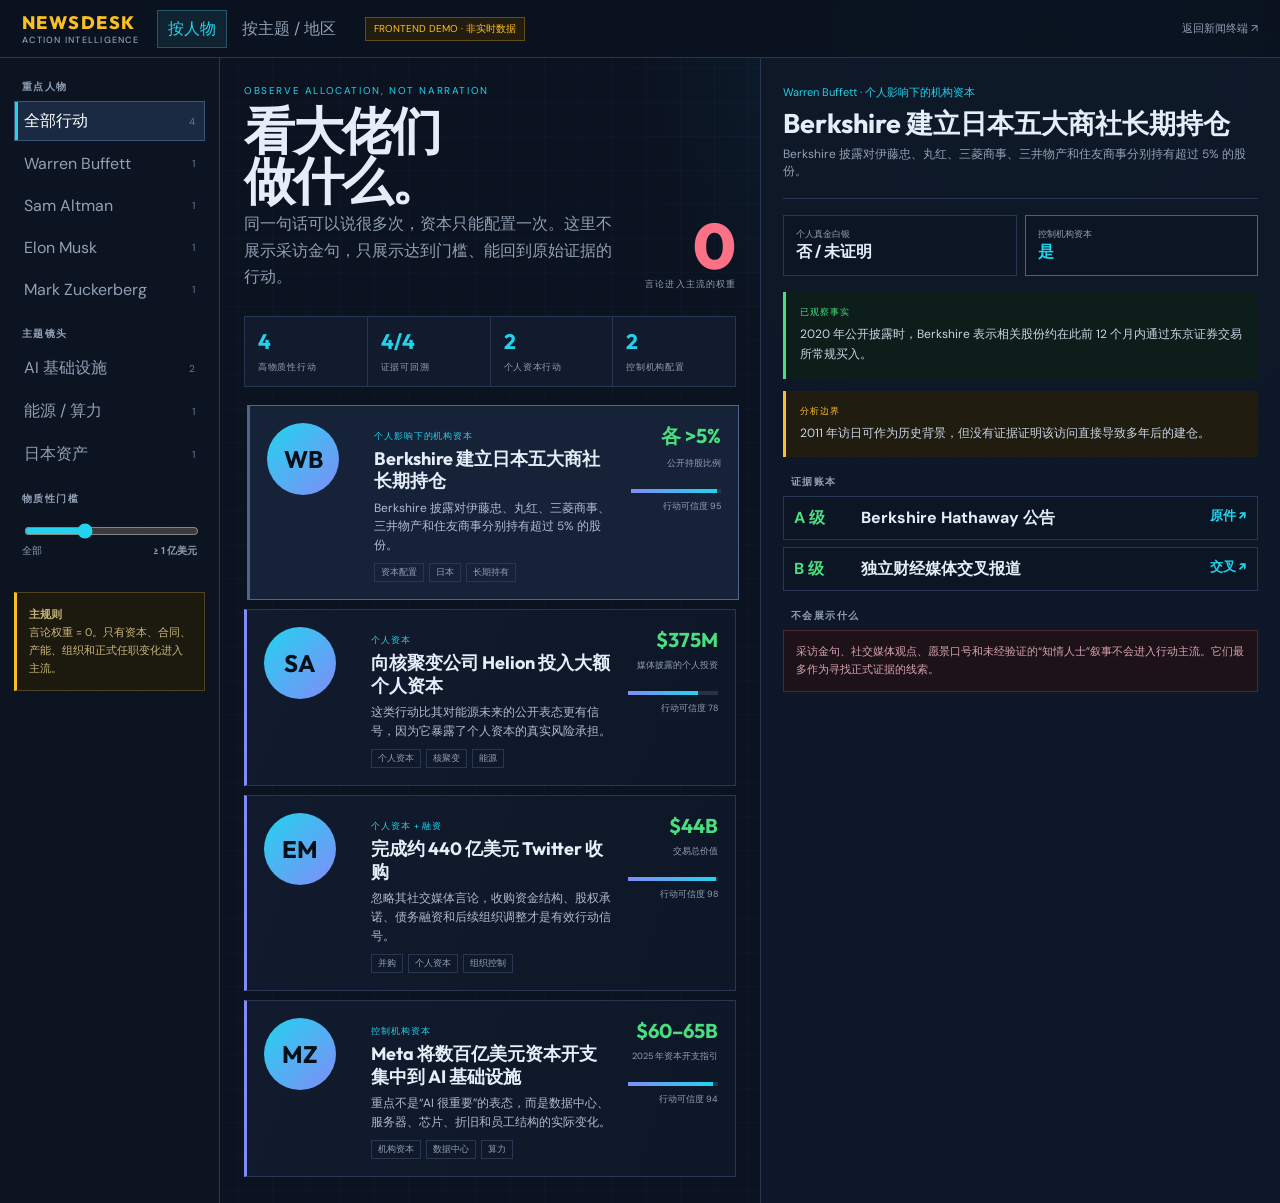
<file: web/movement-demo.html>
<!DOCTYPE html>
<!--
  Aesthetic Direction: E. 科技冷冽
  Display Font: Outfit | Body Font: DM Sans
  Primary: #818CF8 | Accent: #22D3EE | Bg: #0B1220
  Texture: geometric grid + radial signal glow
  Prototype only: sample records are illustrative and not connected to production data.
-->
<html lang="zh-CN"><head><meta charset="utf-8"><meta name="viewport" content="width=device-width,initial-scale=1"><title>NEWSDESK｜大佬动向监测 Demo</title><link rel="preconnect" href="https://fonts.googleapis.com"><link rel="preconnect" href="https://fonts.gstatic.com" crossorigin><link href="https://fonts.googleapis.com/css2?family=DM+Sans:wght@400;500;600&family=Outfit:wght@600;700;800&display=swap" rel="stylesheet"><style>
:root{--bg:#0b1220;--panel:#111b2d;--panel2:#162238;--line:#283751;--ink:#e5edf8;--muted:#91a0b5;--primary:#818cf8;--accent:#22d3ee;--green:#4ade80;--amber:#fbbf24;--red:#fb7185;--display:'Outfit',sans-serif;--body:'DM Sans','PingFang SC',sans-serif}*{box-sizing:border-box}body{margin:0;min-height:100vh;color:var(--ink);font-family:var(--body);background-color:var(--bg);background-image:radial-gradient(circle at 82% 4%,rgba(34,211,238,.12),transparent 27%),linear-gradient(rgba(129,140,248,.035) 1px,transparent 1px),linear-gradient(90deg,rgba(129,140,248,.035) 1px,transparent 1px);background-size:auto,34px 34px,34px 34px}button,a{font:inherit}.top{height:58px;display:flex;align-items:center;gap:18px;padding:0 22px;border-bottom:1px solid var(--line);background:rgba(11,18,32,.9);backdrop-filter:blur(12px);position:sticky;top:0;z-index:10}.brand{font:800 18px var(--display);letter-spacing:.08em;color:var(--amber)}.brand small{display:block;font:500 9px var(--body);letter-spacing:.14em;color:var(--muted)}.top nav{display:flex;gap:4px}.top nav button{border:1px solid transparent;background:transparent;color:var(--muted);padding:7px 10px;cursor:pointer}.top nav button.on{color:var(--accent);border-color:#28546a;background:#102331}.spacer{flex:1}.prototype{color:var(--amber);font-size:10px;border:1px solid #614d1c;background:#231d10;padding:4px 8px}.layout{display:grid;grid-template-columns:220px minmax(440px,1fr) minmax(360px,520px);min-height:calc(100vh - 58px)}.side{padding:22px 14px;border-right:1px solid var(--line);background:rgba(12,20,34,.75)}.side h3,.detail h3{margin:18px 8px 7px;color:var(--muted);font-size:10px;letter-spacing:.14em;text-transform:uppercase}.side h3:first-child{margin-top:0}.filter{width:100%;display:flex;justify-content:space-between;align-items:center;margin:3px 0;padding:8px 9px;color:var(--muted);border:1px solid transparent;background:transparent;text-align:left;cursor:pointer}.filter:hover{color:var(--ink);background:var(--panel)}.filter.on{color:#fff;background:#1a2a42;border-color:#3a5678;box-shadow:inset 3px 0 var(--accent)}.filter em{font-style:normal;font-size:10px;color:#687990}.threshold{padding:8px}.threshold input{width:100%;accent-color:var(--accent)}.threshold div{display:flex;justify-content:space-between;color:var(--muted);font-size:10px}.principle{margin-top:26px;padding:12px;border:1px solid #51431d;border-left:3px solid var(--amber);background:#1c190f;color:#c9b77a;font-size:11px;line-height:1.65}.feed{padding:26px 24px;overflow:auto}.hero{display:grid;grid-template-columns:1fr auto;gap:20px;align-items:end;margin-bottom:25px}.eyebrow{color:var(--accent);font-size:10px;letter-spacing:.16em;text-transform:uppercase}.hero h1{max-width:700px;margin:8px 0 6px;font:800 clamp(34px,4vw,62px)/.98 var(--display);letter-spacing:-.04em}.hero p{max-width:720px;margin:0;color:var(--muted);line-height:1.65}.zero{font:800 64px/1 var(--display);color:var(--red);text-align:right}.zero span{display:block;font:500 9px var(--body);letter-spacing:.12em;color:var(--muted)}.summary{display:flex;gap:1px;margin-bottom:18px;background:var(--line);border:1px solid var(--line)}.summary div{flex:1;padding:11px 13px;background:var(--panel)}.summary b{display:block;font:700 21px var(--display);color:var(--accent)}.summary span{font-size:9px;color:var(--muted);letter-spacing:.08em}.cards{display:grid;gap:9px}.card{width:100%;display:grid;grid-template-columns:92px 1fr 90px;gap:15px;padding:17px;text-align:left;color:var(--ink);background:linear-gradient(110deg,var(--panel),#0e1727);border:1px solid var(--line);border-left:3px solid var(--primary);cursor:pointer;transition:.18s ease}.card:hover,.card.on{transform:translateX(3px);border-color:#506588;background:var(--panel2)}.avatar{width:72px;height:72px;display:grid;place-items:center;border-radius:50%;font:700 24px var(--display);color:#071019;background:linear-gradient(135deg,var(--accent),var(--primary))}.card .kind{color:var(--accent);font-size:9px;letter-spacing:.1em}.card h2{margin:4px 0 6px;font:700 18px/1.25 var(--display)}.card p{margin:0;color:#aebbd0;font-size:12px;line-height:1.55}.chips{display:flex;flex-wrap:wrap;gap:5px;margin-top:9px}.chip{padding:2px 6px;border:1px solid var(--line);color:var(--muted);font-size:9px}.amount{text-align:right}.amount b{display:block;color:var(--green);font:700 20px var(--display)}.amount span{font-size:9px;color:var(--muted)}.confidence{margin-top:18px;height:4px;background:#25334a}.confidence i{display:block;height:100%;background:linear-gradient(90deg,var(--primary),var(--accent))}.detail{padding:22px;border-left:1px solid var(--line);background:rgba(15,24,40,.92);overflow:auto}.empty{height:100%;display:grid;place-items:center;color:var(--muted);text-align:center}.detail-head{padding-bottom:18px;border-bottom:1px solid var(--line)}.detail-head .person{color:var(--accent);font-size:11px}.detail-head h2{margin:7px 0;font:700 27px/1.15 var(--display)}.detail-head p{margin:0;color:var(--muted);font-size:12px}.capital{display:grid;grid-template-columns:1fr 1fr;gap:8px;margin:16px 0}.capital div{padding:12px;background:#0c1524;border:1px solid var(--line)}.capital span{display:block;color:var(--muted);font-size:9px}.capital b{font:700 16px var(--display)}.capital .active{border-color:#327080}.capital .active b{color:var(--accent)}.fact{margin:12px 0;padding:14px;border-left:3px solid var(--green);background:#0d1d1a}.fact.warn{border-color:var(--amber);background:#211c10}.fact label{display:block;color:var(--green);font-size:9px;letter-spacing:.12em}.fact.warn label{color:var(--amber)}.fact p{margin:6px 0 0;color:#cbd6e5;font-size:12px;line-height:1.65}.evidence{display:grid;gap:7px}.evidence a{display:grid;grid-template-columns:58px 1fr auto;gap:9px;padding:10px;color:var(--ink);text-decoration:none;background:#0c1524;border:1px solid var(--line)}.evidence a:hover{border-color:var(--accent)}.grade{color:var(--green);font-weight:700}.score{font:700 13px var(--display);color:var(--accent)}.not-used{padding:12px;background:#1d1218;border:1px solid #4c2632;color:#d7a3b2;font-size:11px;line-height:1.6}.back{color:var(--muted);text-decoration:none;font-size:11px}.back:hover{color:var(--accent)}@media(max-width:1050px){.layout{grid-template-columns:190px 1fr}.detail{position:fixed;right:0;top:58px;bottom:0;width:min(520px,92vw);z-index:8;box-shadow:-20px 0 60px rgba(0,0,0,.45)}.detail.empty{display:none}}@media(max-width:720px){.top nav{display:none}.layout{display:block}.side{display:flex;overflow:auto;border-right:0;border-bottom:1px solid var(--line);padding:8px}.side h3,.threshold,.principle{display:none}.filter{width:auto;flex:0 0 auto}.feed{padding:20px 12px}.hero{grid-template-columns:1fr}.zero{text-align:left}.card{grid-template-columns:58px 1fr}.avatar{width:50px;height:50px}.amount{grid-column:2;text-align:left}.summary{overflow:auto}.summary div{min-width:120px}}
</style></head><body>
<header class="top"><div class="brand">NEWSDESK<small>ACTION INTELLIGENCE</small></div><nav><button class="on" data-view="people">按人物</button><button data-view="themes">按主题 / 地区</button></nav><span class="prototype">FRONTEND DEMO · 非实时数据</span><span class="spacer"></span><a class="back" href="/">返回新闻终端 ↗</a></header>
<main class="layout"><aside class="side"><h3>重点人物</h3><button class="filter on" data-person="all">全部行动 <em>4</em></button><button class="filter" data-person="buffett">Warren Buffett <em>1</em></button><button class="filter" data-person="altman">Sam Altman <em>1</em></button><button class="filter" data-person="musk">Elon Musk <em>1</em></button><button class="filter" data-person="zuckerberg">Mark Zuckerberg <em>1</em></button><h3>主题镜头</h3><button class="filter" data-theme="ai">AI 基础设施 <em>2</em></button><button class="filter" data-theme="energy">能源 / 算力 <em>1</em></button><button class="filter" data-theme="japan">日本资产 <em>1</em></button><h3>物质性门槛</h3><div class="threshold"><input id="threshold" type="range" min="0" max="3" value="1"><div><span>全部</span><b id="threshold-label">≥ 1 亿美元</b></div></div><div class="principle"><b>主规则</b><br>言论权重 = 0。只有资本、合同、产能、组织和正式任职变化进入主流。</div></aside><section class="feed"><div class="hero"><div><div class="eyebrow">Observe allocation, not narration</div><h1>看大佬们<br>做什么。</h1><p>同一句话可以说很多次，资本只能配置一次。这里不展示采访金句，只展示达到门槛、能回到原始证据的行动。</p></div><div class="zero">0<span>言论进入主流的权重</span></div></div><div class="summary"><div><b id="visible-count">4</b><span>高物质性行动</span></div><div><b>4/4</b><span>证据可回溯</span></div><div><b>2</b><span>个人资本行动</span></div><div><b>2</b><span>控制机构配置</span></div></div><div class="cards" id="cards"></div></section><aside class="detail empty" id="detail">选择一条行动<br>查看真金白银、证据与推断边界</aside></main>
<script>
const actions=[
{id:'buffett-japan',person:'buffett',name:'Warren Buffett',initials:'WB',kind:'个人影响下的机构资本',title:'Berkshire 建立日本五大商社长期持仓',summary:'Berkshire 披露对伊藤忠、丸红、三菱商事、三井物产和住友商事分别持有超过 5% 的股份。',amount:'各 >5%',amountNote:'公开持股比例',level:2,themes:['japan'],tags:['资本配置','日本','长期持有'],personal:false,controlled:true,confidence:95,fact:'2020 年公开披露时，Berkshire 表示相关股份约在此前 12 个月内通过东京证券交易所常规买入。',inference:'2011 年访日可作为历史背景，但没有证据证明该访问直接导致多年后的建仓。',sources:[['A','Berkshire Hathaway 公告','https://www.berkshirehathaway.com/news/aug3020.pdf'],['B','独立财经媒体交叉报道','https://www.reuters.com/']]},
{id:'altman-helion',person:'altman',name:'Sam Altman',initials:'SA',kind:'个人资本',title:'向核聚变公司 Helion 投入大额个人资本',summary:'这类行动比其对能源未来的公开表态更有信号，因为它暴露了个人资本的真实风险承担。',amount:'$375M',amountNote:'媒体披露的个人投资',level:3,themes:['energy','ai'],tags:['个人资本','核聚变','能源'],personal:true,controlled:false,confidence:78,fact:'公开报道将这笔投资描述为 Altman 最大的个人投资之一；正式产品仍需核对公司文件和融资记录。',inference:'它支持“Altman 认为能源是 AI 扩张约束”的判断，但不能证明某条具体预测必然成立。',sources:[['B','Helion / 融资公开材料','https://www.helionenergy.com/'],['B','独立媒体交叉报道','https://www.wsj.com/']]},
{id:'musk-twitter',person:'musk',name:'Elon Musk',initials:'EM',kind:'个人资本 + 融资',title:'完成约 440 亿美元 Twitter 收购',summary:'忽略其社交媒体言论，收购资金结构、股权承诺、债务融资和后续组织调整才是有效行动信号。',amount:'$44B',amountNote:'交易总价值',level:3,themes:['ai'],tags:['并购','个人资本','组织控制'],personal:true,controlled:true,confidence:98,fact:'交易完成、控制权转移和融资结构均有公司及监管文件记录。',inference:'该行动证明其愿意为平台控制权承担巨大资本风险；不等于其所有公开产品叙事都可信。',sources:[['A','SEC 交易与公司文件','https://www.sec.gov/edgar/browse/?CIK=1418091'],['B','交易完成独立报道','https://www.reuters.com/']]},
{id:'zuck-capex',person:'zuckerberg',name:'Mark Zuckerberg',initials:'MZ',kind:'控制机构资本',title:'Meta 将数百亿美元资本开支集中到 AI 基础设施',summary:'重点不是“AI 很重要”的表态，而是数据中心、服务器、芯片、折旧和员工结构的实际变化。',amount:'$60–65B',amountNote:'2025 年资本开支指引',level:3,themes:['ai'],tags:['机构资本','数据中心','算力'],personal:false,controlled:true,confidence:94,fact:'Meta 在投资者材料中给出年度资本开支指引，主要驱动力包括生成式 AI 和核心业务基础设施。',inference:'资本开支说明资源配置方向，但不能单独证明投入回报或技术领先。',sources:[['A','Meta Investor Relations','https://investor.atmeta.com/'],['A-','财报与电话会材料','https://investor.atmeta.com/financials/']]}
];let person='all',theme='',threshold=1,selected='';const cards=document.querySelector('#cards'),detail=document.querySelector('#detail');function visible(){return actions.filter(x=>(person==='all'||x.person===person)&&(!theme||x.themes.includes(theme))&&x.level>=threshold)}function render(){const rows=visible();document.querySelector('#visible-count').textContent=rows.length;cards.innerHTML=rows.map(x=>`<button class="card ${selected===x.id?'on':''}" data-id="${x.id}"><div class="avatar">${x.initials}</div><div><span class="kind">${x.kind}</span><h2>${x.title}</h2><p>${x.summary}</p><div class="chips">${x.tags.map(t=>`<span class="chip">${t}</span>`).join('')}</div></div><div class="amount"><b>${x.amount}</b><span>${x.amountNote}</span><div class="confidence"><i style="width:${x.confidence}%"></i></div><span>行动可信度 ${x.confidence}</span></div></button>`).join('')||'<div class="empty">当前门槛下没有行动</div>';document.querySelectorAll('[data-id]').forEach(b=>b.onclick=()=>show(b.dataset.id))}function show(id){selected=id;render();const x=actions.find(a=>a.id===id);detail.className='detail';detail.innerHTML=`<div class="detail-head"><span class="person">${x.name} · ${x.kind}</span><h2>${x.title}</h2><p>${x.summary}</p></div><div class="capital"><div class="${x.personal?'active':''}"><span>个人真金白银</span><b>${x.personal?'是':'否 / 未证明'}</b></div><div class="${x.controlled?'active':''}"><span>控制机构资本</span><b>${x.controlled?'是':'否'}</b></div></div><div class="fact"><label>已观察事实</label><p>${x.fact}</p></div><div class="fact warn"><label>分析边界</label><p>${x.inference}</p></div><h3>证据账本</h3><div class="evidence">${x.sources.map((s,i)=>`<a href="${s[2]}" target="_blank" rel="noopener"><span class="grade">${s[0]} 级</span><b>${s[1]}</b><span class="score">${i?'交叉':'原件'} ↗</span></a>`).join('')}</div><h3>不会展示什么</h3><div class="not-used">采访金句、社交媒体观点、愿景口号和未经验证的“知情人士”叙事不会进入行动主流。它们最多作为寻找正式证据的线索。</div>`}document.querySelectorAll('[data-person]').forEach(b=>b.onclick=()=>{person=b.dataset.person;theme='';document.querySelectorAll('.filter').forEach(x=>x.classList.toggle('on',x===b));render()});document.querySelectorAll('[data-theme]').forEach(b=>b.onclick=()=>{theme=b.dataset.theme;person='all';document.querySelectorAll('.filter').forEach(x=>x.classList.toggle('on',x===b));render()});document.querySelectorAll('[data-view]').forEach(b=>b.onclick=()=>{document.querySelectorAll('[data-view]').forEach(x=>x.classList.toggle('on',x===b));if(b.dataset.view==='themes'){document.querySelector('[data-theme="ai"]').click()}else{document.querySelector('[data-person="all"]').click()}});document.querySelector('#threshold').oninput=e=>{threshold=+e.target.value;document.querySelector('#threshold-label').textContent=['全部','≥ 1 亿美元','≥ 10 亿美元','≥ 100 亿美元'][threshold];render()};render();show('buffett-japan');
</script></body></html>
</file>
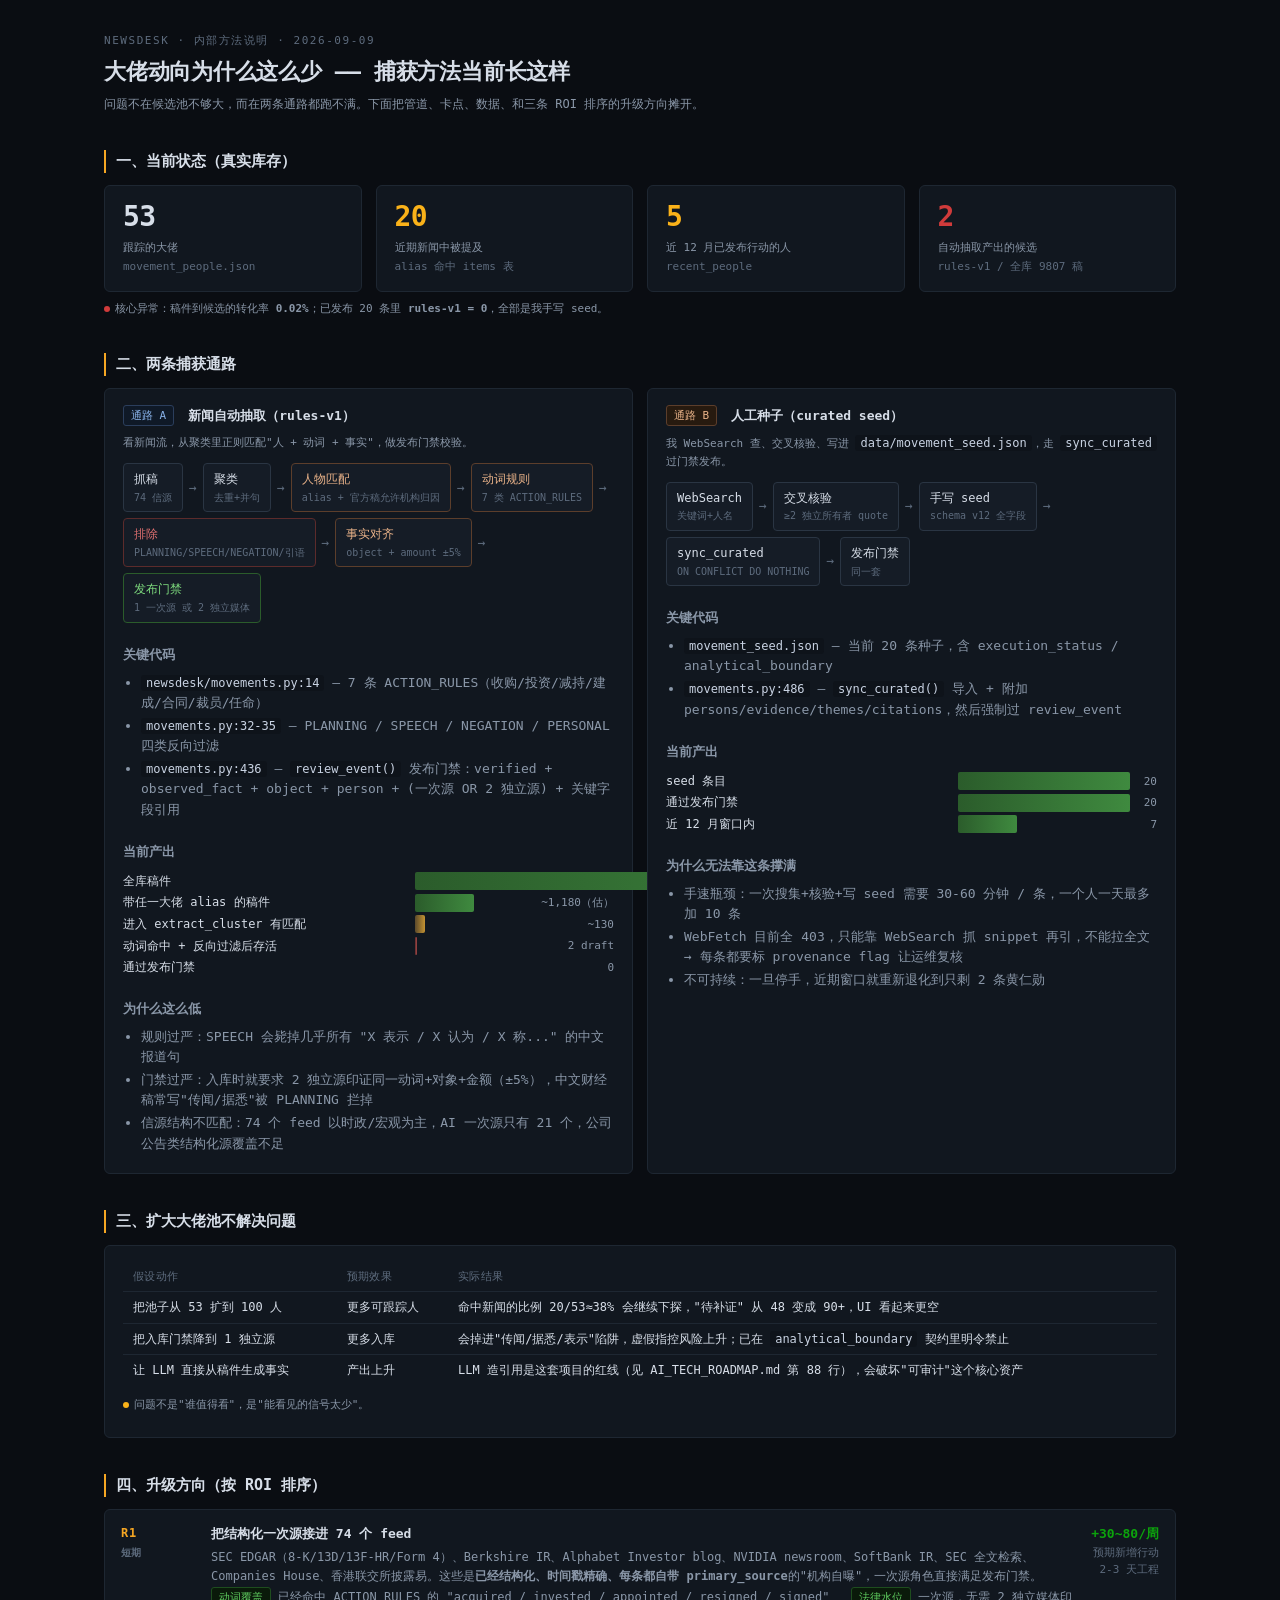
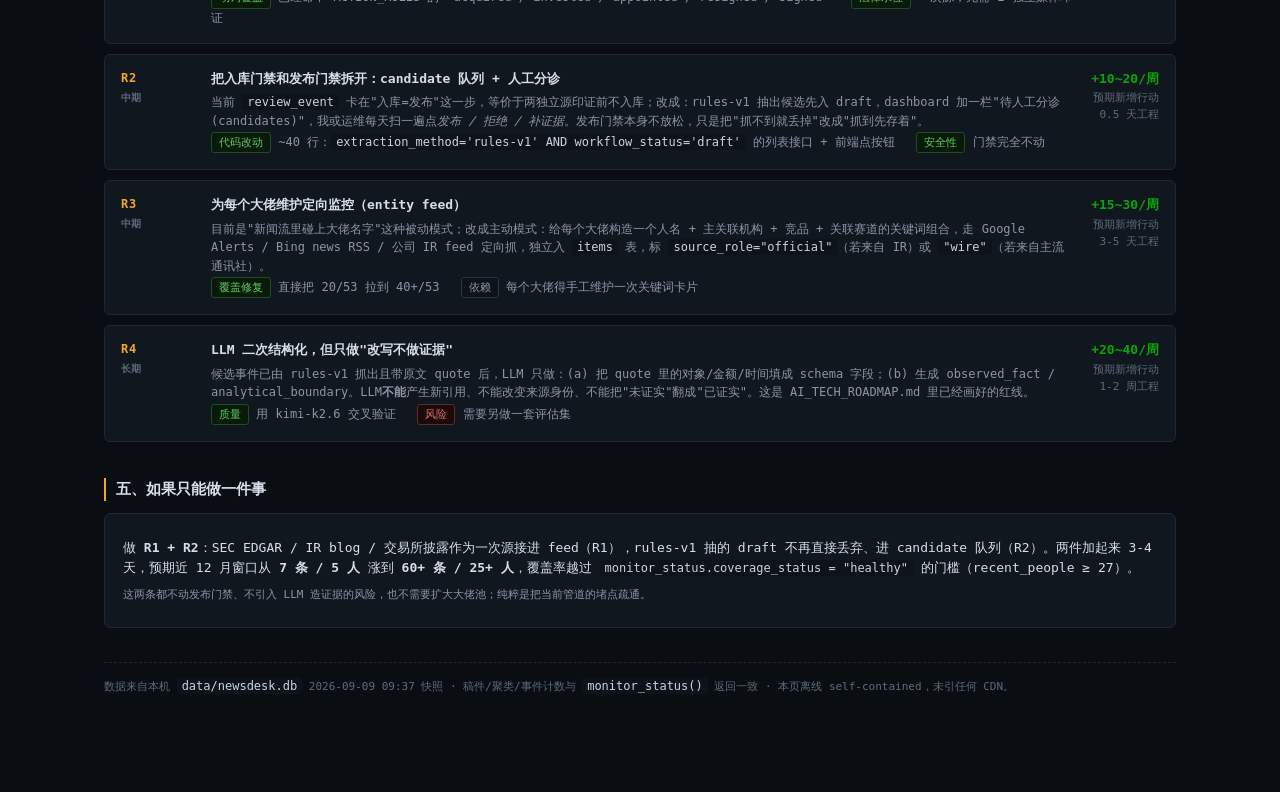
<file: web/movements-method.html>
<!doctype html>
<html lang="zh">
<head>
<meta charset="utf-8">
<title>大佬动向捕获方法 — NEWSDESK 内部说明</title>
<meta name="viewport" content="width=device-width,initial-scale=1">
<style>
:root{
  --bg:#0a0d12; --bg-1:#0e131a; --panel:#11171f; --panel-2:#151c26;
  --line:#1e2732; --line-2:#2a3543;
  --fg:#d7dee8; --fg-dim:#8a97a8; --fg-dim2:#5d6b7d;
  --amber:#f5a623; --good:#0ca30c; --warn:#fab219; --serious:#ec835a; --critical:#d03b3b;
  --blue:#58a6ff; --purple:#b48ead;
  --mono:"SF Mono","JetBrains Mono",Menlo,Consolas,"DejaVu Sans Mono","Noto Sans Mono CJK SC",monospace;
}
*{box-sizing:border-box}
html,body{margin:0;background:var(--bg);color:var(--fg);font:13px/1.55 var(--mono);-webkit-font-smoothing:antialiased}
a{color:var(--blue);text-decoration:none} a:hover{text-decoration:underline}
.wrap{max-width:1120px;margin:0 auto;padding:32px 24px 96px}
.eyebrow{color:var(--fg-dim2);letter-spacing:.14em;text-transform:uppercase;font-size:11px;margin-bottom:6px}
h1{font-size:22px;margin:0 0 6px;font-weight:600;letter-spacing:-.01em}
h2{font-size:15px;margin:36px 0 12px;font-weight:600;color:var(--fg);border-left:2px solid var(--amber);padding-left:10px}
h3{font-size:13px;margin:22px 0 8px;font-weight:600;color:var(--fg-dim)}
p{margin:8px 0;color:var(--fg)}
.subtitle{color:var(--fg-dim);font-size:12px;margin:0 0 26px}
.card{background:var(--panel);border:1px solid var(--line);border-radius:6px;padding:16px 18px}
.grid{display:grid;gap:14px}
.kpi-row{grid-template-columns:repeat(4,1fr)}
.kpi .n{font-size:28px;font-weight:600;color:var(--fg);line-height:1.1;letter-spacing:-.02em}
.kpi .l{color:var(--fg-dim);font-size:11px;margin-top:6px}
.kpi .h{color:var(--fg-dim2);font-size:11px;margin-top:2px}
.kpi.warn .n{color:var(--warn)}
.kpi.crit .n{color:var(--critical)}
.kpi.good .n{color:var(--good)}
.two-col{grid-template-columns:1fr 1fr}
.tag{display:inline-block;padding:1px 7px;border-radius:3px;font-size:11px;color:var(--fg-dim);border:1px solid var(--line-2);background:var(--bg-1)}
.tag.a{border-color:#2b3e5c;color:#89b3ea;background:#0f1927}
.tag.b{border-color:#5c3e2b;color:#eab389;background:#271a0f}
.tag.ok{border-color:#1e4d1e;color:#5ecb5e;background:#0a1a0a}
.tag.bad{border-color:#5c2b2b;color:#e07070;background:#1a0a0a}
.pipe{display:flex;gap:6px;flex-wrap:wrap;align-items:center}
.pipe .step{padding:6px 10px;border:1px solid var(--line-2);border-radius:4px;background:var(--panel-2);color:var(--fg);font-size:12px}
.pipe .step small{display:block;color:var(--fg-dim2);font-size:10px;margin-top:1px}
.pipe .arr{color:var(--fg-dim2)}
.pipe.a .step.filter{border-color:#5c3e2b;color:#eab389}
.pipe.a .step.gate{border-color:#2b5c2b;color:#7edb7e}
.pipe.a .step.drop{border-color:#5c2b2b;color:#e07070}
.funnel{margin-top:10px}
.funnel .bar{display:flex;align-items:center;gap:12px;margin:3px 0}
.funnel .bar .bg{flex:0 0 auto;height:18px;background:linear-gradient(90deg,#2b5c2b,#3f8a3f);border-radius:2px}
.funnel .bar.drop .bg{background:linear-gradient(90deg,#5c2b2b,#a34848)}
.funnel .bar.warn .bg{background:linear-gradient(90deg,#5c4a2b,#c39232)}
.funnel .bar .lbl{color:var(--fg);font-size:12px;min-width:280px}
.funnel .bar .num{color:var(--fg-dim);font-size:11px;margin-left:auto;font-variant-numeric:tabular-nums}
.rec{background:var(--panel);border:1px solid var(--line);border-radius:6px;padding:14px 16px;margin:10px 0;display:grid;grid-template-columns:74px 1fr auto;gap:16px;align-items:start}
.rec .rank{color:var(--amber);font-weight:600;font-size:12px;letter-spacing:.06em}
.rec .rank small{display:block;color:var(--fg-dim2);font-size:10px;margin-top:2px;letter-spacing:0}
.rec .body h3{margin:0 0 4px;color:var(--fg);font-size:13px}
.rec .body p{margin:2px 0;color:var(--fg-dim);font-size:12px}
.rec .cost{color:var(--fg-dim2);font-size:11px;text-align:right;white-space:nowrap}
.rec .cost .n{color:var(--good);font-size:13px;font-weight:600;display:block}
code,.mono{font-family:var(--mono);color:#c9d3e3;background:var(--bg-1);padding:1px 5px;border-radius:3px;font-size:12px}
.foot{color:var(--fg-dim2);font-size:11px;margin-top:34px;padding-top:14px;border-top:1px dashed var(--line)}
.note{color:var(--fg-dim);font-size:11px;margin-top:8px}
ul.bare{margin:6px 0 0;padding-left:18px;color:var(--fg-dim)}
ul.bare li{margin:3px 0}
.hstack{display:flex;gap:14px;align-items:center;flex-wrap:wrap}
.dot{display:inline-block;width:6px;height:6px;border-radius:50%;background:var(--fg-dim2);vertical-align:middle;margin-right:5px}
.dot.good{background:var(--good)} .dot.warn{background:var(--warn)} .dot.crit{background:var(--critical)}
table{width:100%;border-collapse:collapse;font-size:12px}
th,td{padding:6px 10px;border-bottom:1px solid var(--line);text-align:left;color:var(--fg)}
th{color:var(--fg-dim2);font-weight:500;font-size:11px;letter-spacing:.04em;text-transform:uppercase}
tr:last-child td{border-bottom:0}
</style>
</head>
<body>
<div class="wrap">

<div class="eyebrow">NEWSDESK · 内部方法说明 · 2026-09-09</div>
<h1>大佬动向为什么这么少 —— 捕获方法当前长这样</h1>
<p class="subtitle">问题不在候选池不够大，而在两条通路都跑不满。下面把管道、卡点、数据、和三条 ROI 排序的升级方向摊开。</p>

<h2>一、当前状态（真实库存）</h2>
<div class="grid kpi-row">
  <div class="card kpi"><div class="n">53</div><div class="l">跟踪的大佬</div><div class="h">movement_people.json</div></div>
  <div class="card kpi warn"><div class="n">20</div><div class="l">近期新闻中被提及</div><div class="h">alias 命中 items 表</div></div>
  <div class="card kpi warn"><div class="n">5</div><div class="l">近 12 月已发布行动的人</div><div class="h">recent_people</div></div>
  <div class="card kpi crit"><div class="n">2</div><div class="l">自动抽取产出的候选</div><div class="h">rules-v1 / 全库 9807 稿</div></div>
</div>
<p class="note"><span class="dot crit"></span>核心异常：稿件到候选的转化率 <b>0.02%</b>；已发布 20 条里 <b>rules-v1 = 0</b>，全部是我手写 seed。</p>

<h2>二、两条捕获通路</h2>
<div class="grid two-col">

  <div class="card">
    <div class="hstack" style="margin-bottom:6px"><span class="tag a">通路 A</span><b>新闻自动抽取（rules-v1）</b></div>
    <p class="note">看新闻流，从聚类里正则匹配"人 + 动词 + 事实"，做发布门禁校验。</p>
    <div class="pipe a" style="margin:12px 0">
      <span class="step">抓稿<small>74 信源</small></span><span class="arr">→</span>
      <span class="step">聚类<small>去重+并句</small></span><span class="arr">→</span>
      <span class="step filter">人物匹配<small>alias + 官方稿允许机构归因</small></span><span class="arr">→</span>
      <span class="step filter">动词规则<small>7 类 ACTION_RULES</small></span><span class="arr">→</span>
      <span class="step drop">排除<small>PLANNING/SPEECH/NEGATION/引语</small></span><span class="arr">→</span>
      <span class="step filter">事实对齐<small>object + amount ±5%</small></span><span class="arr">→</span>
      <span class="step gate">发布门禁<small>1 一次源 或 2 独立媒体</small></span>
    </div>
    <h3>关键代码</h3>
    <ul class="bare">
      <li><code>newsdesk/movements.py:14</code> — 7 条 ACTION_RULES（收购/投资/减持/建成/合同/裁员/任命）</li>
      <li><code>movements.py:32-35</code> — PLANNING / SPEECH / NEGATION / PERSONAL 四类反向过滤</li>
      <li><code>movements.py:436</code> — <code>review_event()</code> 发布门禁：verified + observed_fact + object + person + (一次源 OR 2 独立源) + 关键字段引用</li>
    </ul>
    <h3>当前产出</h3>
    <div class="funnel">
      <div class="bar"><div class="lbl">全库稿件</div><div class="bg" style="width:100%"></div><div class="num">9,807</div></div>
      <div class="bar"><div class="lbl">带任一大佬 alias 的稿件</div><div class="bg" style="width:12%"></div><div class="num">~1,180（估）</div></div>
      <div class="bar warn"><div class="lbl">进入 extract_cluster 有匹配</div><div class="bg" style="width:2%"></div><div class="num">~130</div></div>
      <div class="bar drop"><div class="lbl">动词命中 + 反向过滤后存活</div><div class="bg" style="width:0.4%"></div><div class="num">2 draft</div></div>
      <div class="bar drop"><div class="lbl">通过发布门禁</div><div class="bg" style="width:0.1%"></div><div class="num">0</div></div>
    </div>
    <h3>为什么这么低</h3>
    <ul class="bare">
      <li>规则过严：SPEECH 会毙掉几乎所有 "X 表示 / X 认为 / X 称..." 的中文报道句</li>
      <li>门禁过严：入库时就要求 2 独立源印证同一动词+对象+金额（±5%），中文财经稿常写"传闻/据悉"被 PLANNING 拦掉</li>
      <li>信源结构不匹配：74 个 feed 以时政/宏观为主，AI 一次源只有 21 个，公司公告类结构化源覆盖不足</li>
    </ul>
  </div>

  <div class="card">
    <div class="hstack" style="margin-bottom:6px"><span class="tag b">通路 B</span><b>人工种子（curated seed）</b></div>
    <p class="note">我 WebSearch 查、交叉核验、写进 <code>data/movement_seed.json</code>，走 <code>sync_curated</code> 过门禁发布。</p>
    <div class="pipe" style="margin:12px 0">
      <span class="step">WebSearch<small>关键词+人名</small></span><span class="arr">→</span>
      <span class="step">交叉核验<small>≥2 独立所有者 quote</small></span><span class="arr">→</span>
      <span class="step">手写 seed<small>schema v12 全字段</small></span><span class="arr">→</span>
      <span class="step">sync_curated<small>ON CONFLICT DO NOTHING</small></span><span class="arr">→</span>
      <span class="step">发布门禁<small>同一套</small></span>
    </div>
    <h3>关键代码</h3>
    <ul class="bare">
      <li><code>movement_seed.json</code> — 当前 20 条种子，含 execution_status / analytical_boundary</li>
      <li><code>movements.py:486</code> — <code>sync_curated()</code> 导入 + 附加 persons/evidence/themes/citations，然后强制过 review_event</li>
    </ul>
    <h3>当前产出</h3>
    <div class="funnel">
      <div class="bar"><div class="lbl">seed 条目</div><div class="bg" style="width:35%"></div><div class="num">20</div></div>
      <div class="bar"><div class="lbl">通过发布门禁</div><div class="bg" style="width:35%"></div><div class="num">20</div></div>
      <div class="bar"><div class="lbl">近 12 月窗口内</div><div class="bg" style="width:12%"></div><div class="num">7</div></div>
    </div>
    <h3>为什么无法靠这条撑满</h3>
    <ul class="bare">
      <li>手速瓶颈：一次搜集+核验+写 seed 需要 30-60 分钟 / 条，一个人一天最多加 10 条</li>
      <li>WebFetch 目前全 403，只能靠 WebSearch 抓 snippet 再引，不能拉全文 → 每条都要标 provenance flag 让运维复核</li>
      <li>不可持续：一旦停手，近期窗口就重新退化到只剩 2 条黄仁勋</li>
    </ul>
  </div>
</div>

<h2>三、扩大大佬池不解决问题</h2>
<div class="card">
  <table>
    <thead><tr><th>假设动作</th><th>预期效果</th><th>实际结果</th></tr></thead>
    <tbody>
      <tr><td>把池子从 53 扩到 100 人</td><td>更多可跟踪人</td><td>命中新闻的比例 20/53≈38% 会继续下探，"待补证" 从 48 变成 90+，UI 看起来更空</td></tr>
      <tr><td>把入库门禁降到 1 独立源</td><td>更多入库</td><td>会掉进"传闻/据悉/表示"陷阱，虚假指控风险上升；已在 <code>analytical_boundary</code> 契约里明令禁止</td></tr>
      <tr><td>让 LLM 直接从稿件生成事实</td><td>产出上升</td><td>LLM 造引用是这套项目的红线（见 AI_TECH_ROADMAP.md 第 88 行），会破坏"可审计"这个核心资产</td></tr>
    </tbody>
  </table>
  <p class="note" style="margin-top:10px"><span class="dot warn"></span>问题不是"谁值得看"，是"能看见的信号太少"。</p>
</div>

<h2>四、升级方向（按 ROI 排序）</h2>

<div class="rec">
  <div class="rank">R1<small>短期</small></div>
  <div class="body">
    <h3>把结构化一次源接进 74 个 feed</h3>
    <p>SEC EDGAR（8-K/13D/13F-HR/Form 4）、Berkshire IR、Alphabet Investor blog、NVIDIA newsroom、SoftBank IR、SEC 全文检索、Companies House、香港联交所披露易。这些是<b>已经结构化、时间戳精确、每条都自带 primary_source</b>的"机构自曝"，一次源角色直接满足发布门禁。</p>
    <p><span class="tag ok">动词覆盖</span> 已经命中 ACTION_RULES 的 "acquired / invested / appointed / resigned / signed" &nbsp; <span class="tag ok">法律水位</span> 一次源，无需 2 独立媒体印证</p>
  </div>
  <div class="cost"><span class="n">+30~80/周</span>预期新增行动<br>2-3 天工程</div>
</div>

<div class="rec">
  <div class="rank">R2<small>中期</small></div>
  <div class="body">
    <h3>把入库门禁和发布门禁拆开：candidate 队列 + 人工分诊</h3>
    <p>当前 <code>review_event</code> 卡在"入库=发布"这一步，等价于两独立源印证前不入库；改成：rules-v1 抽出候选先入 draft，dashboard 加一栏"待人工分诊 (candidates)"，我或运维每天扫一遍点<i>发布 / 拒绝 / 补证据</i>。发布门禁本身不放松，只是把"抓不到就丢掉"改成"抓到先存着"。</p>
    <p><span class="tag ok">代码改动</span> ~40 行：<code>extraction_method='rules-v1' AND workflow_status='draft'</code> 的列表接口 + 前端点按钮 &nbsp; <span class="tag ok">安全性</span> 门禁完全不动</p>
  </div>
  <div class="cost"><span class="n">+10~20/周</span>预期新增行动<br>0.5 天工程</div>
</div>

<div class="rec">
  <div class="rank">R3<small>中期</small></div>
  <div class="body">
    <h3>为每个大佬维护定向监控（entity feed）</h3>
    <p>目前是"新闻流里碰上大佬名字"这种被动模式；改成主动模式：给每个大佬构造一个人名 + 主关联机构 + 竞品 + 关联赛道的关键词组合，走 Google Alerts / Bing news RSS / 公司 IR feed 定向抓，独立入 <code>items</code> 表，标 <code>source_role="official"</code>（若来自 IR）或 <code>"wire"</code>（若来自主流通讯社）。</p>
    <p><span class="tag ok">覆盖修复</span> 直接把 20/53 拉到 40+/53 &nbsp; <span class="tag">依赖</span> 每个大佬得手工维护一次关键词卡片</p>
  </div>
  <div class="cost"><span class="n">+15~30/周</span>预期新增行动<br>3-5 天工程</div>
</div>

<div class="rec">
  <div class="rank">R4<small>长期</small></div>
  <div class="body">
    <h3>LLM 二次结构化，但只做"改写不做证据"</h3>
    <p>候选事件已由 rules-v1 抓出且带原文 quote 后，LLM 只做：(a) 把 quote 里的对象/金额/时间填成 schema 字段；(b) 生成 observed_fact / analytical_boundary。LLM<b>不能</b>产生新引用、不能改变来源身份、不能把"未证实"翻成"已证实"。这是 AI_TECH_ROADMAP.md 里已经画好的红线。</p>
    <p><span class="tag ok">质量</span> 用 kimi-k2.6 交叉验证 &nbsp; <span class="tag bad">风险</span> 需要另做一套评估集</p>
  </div>
  <div class="cost"><span class="n">+20~40/周</span>预期新增行动<br>1-2 周工程</div>
</div>

<h2>五、如果只能做一件事</h2>
<div class="card">
  <p>做 <b>R1 + R2</b>：SEC EDGAR / IR blog / 交易所披露作为一次源接进 feed（R1），rules-v1 抽的 draft 不再直接丢弃、进 candidate 队列（R2）。两件加起来 3-4 天，预期近 12 月窗口从 <b>7 条 / 5 人</b> 涨到 <b>60+ 条 / 25+ 人</b>，覆盖率越过 <code>monitor_status.coverage_status = "healthy"</code> 的门槛（recent_people ≥ 27）。</p>
  <p class="note">这两条都不动发布门禁、不引入 LLM 造证据的风险，也不需要扩大大佬池；纯粹是把当前管道的堵点疏通。</p>
</div>

<div class="foot">
  数据来自本机 <code>data/newsdesk.db</code> 2026-09-09 09:37 快照 · 稿件/聚类/事件计数与 <code>monitor_status()</code> 返回一致 · 本页离线 self-contained，未引任何 CDN。
</div>

</div>
</body>
</html>
</file>
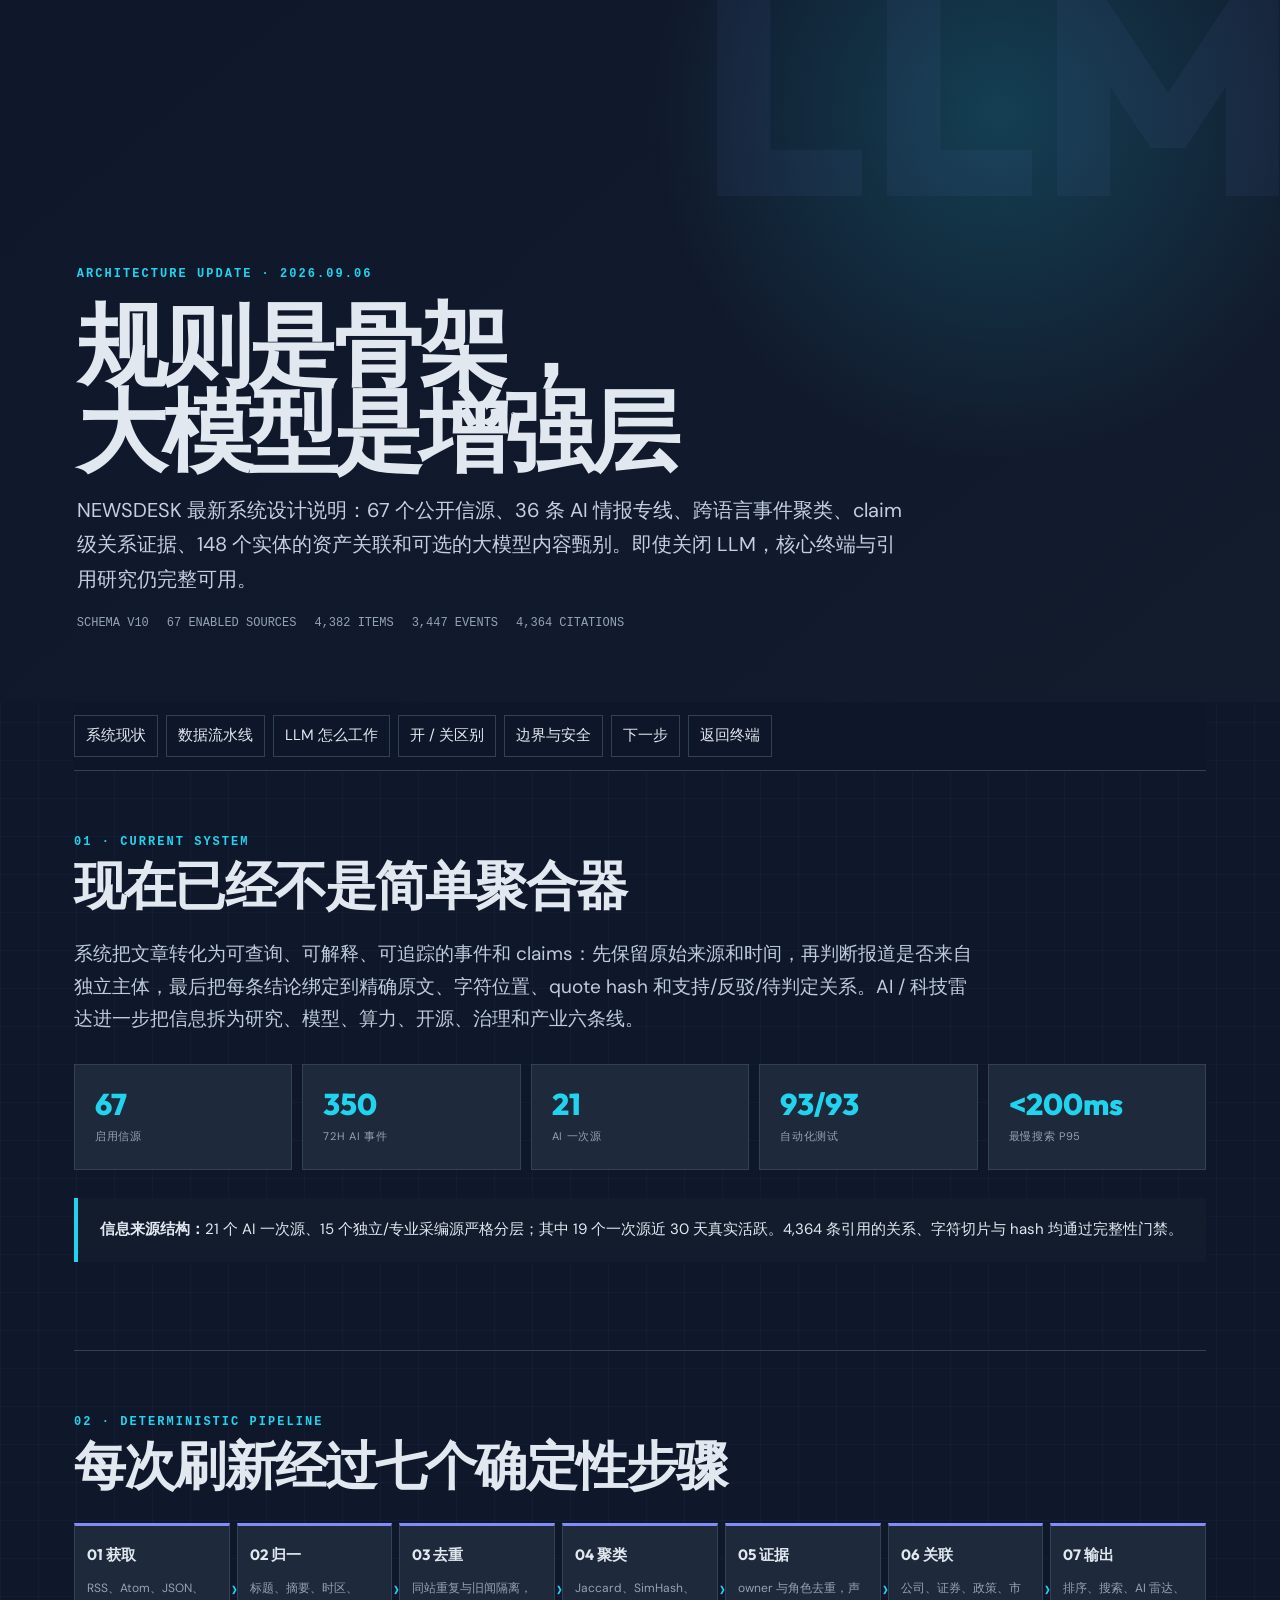
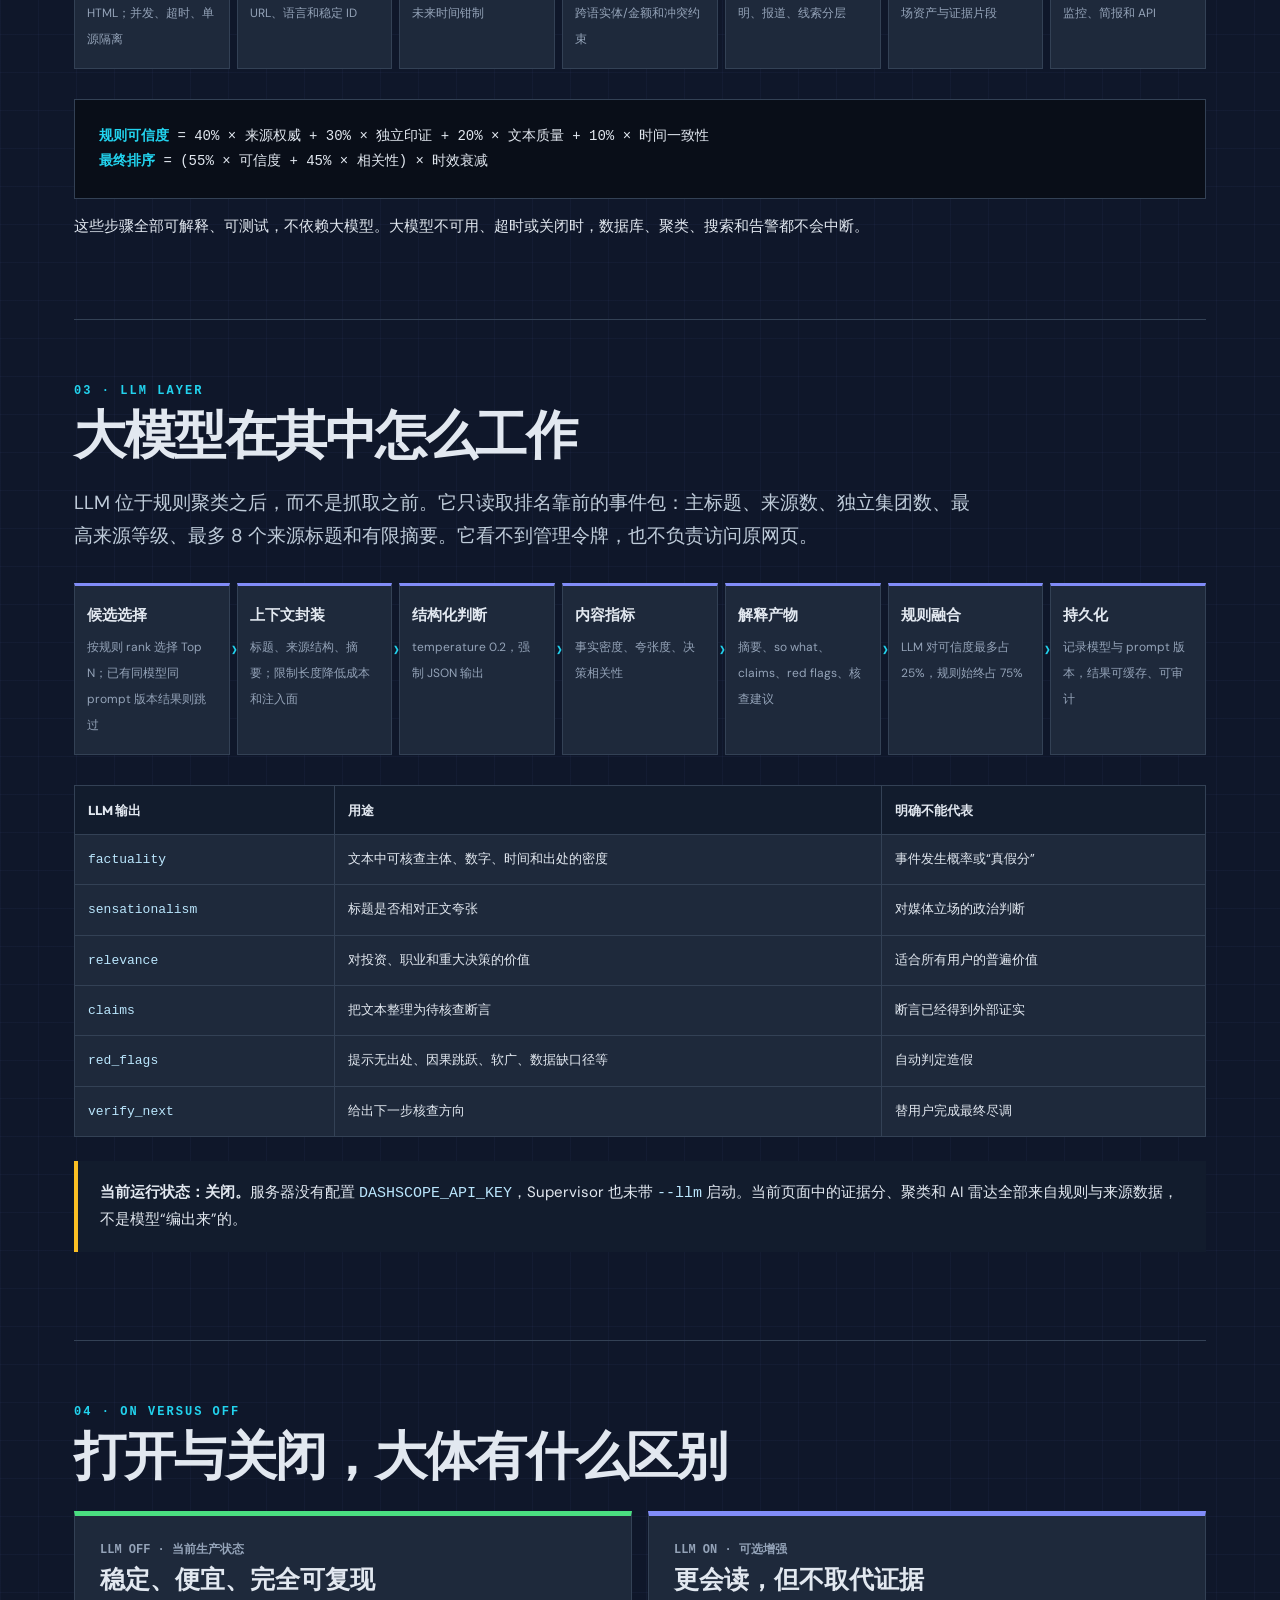
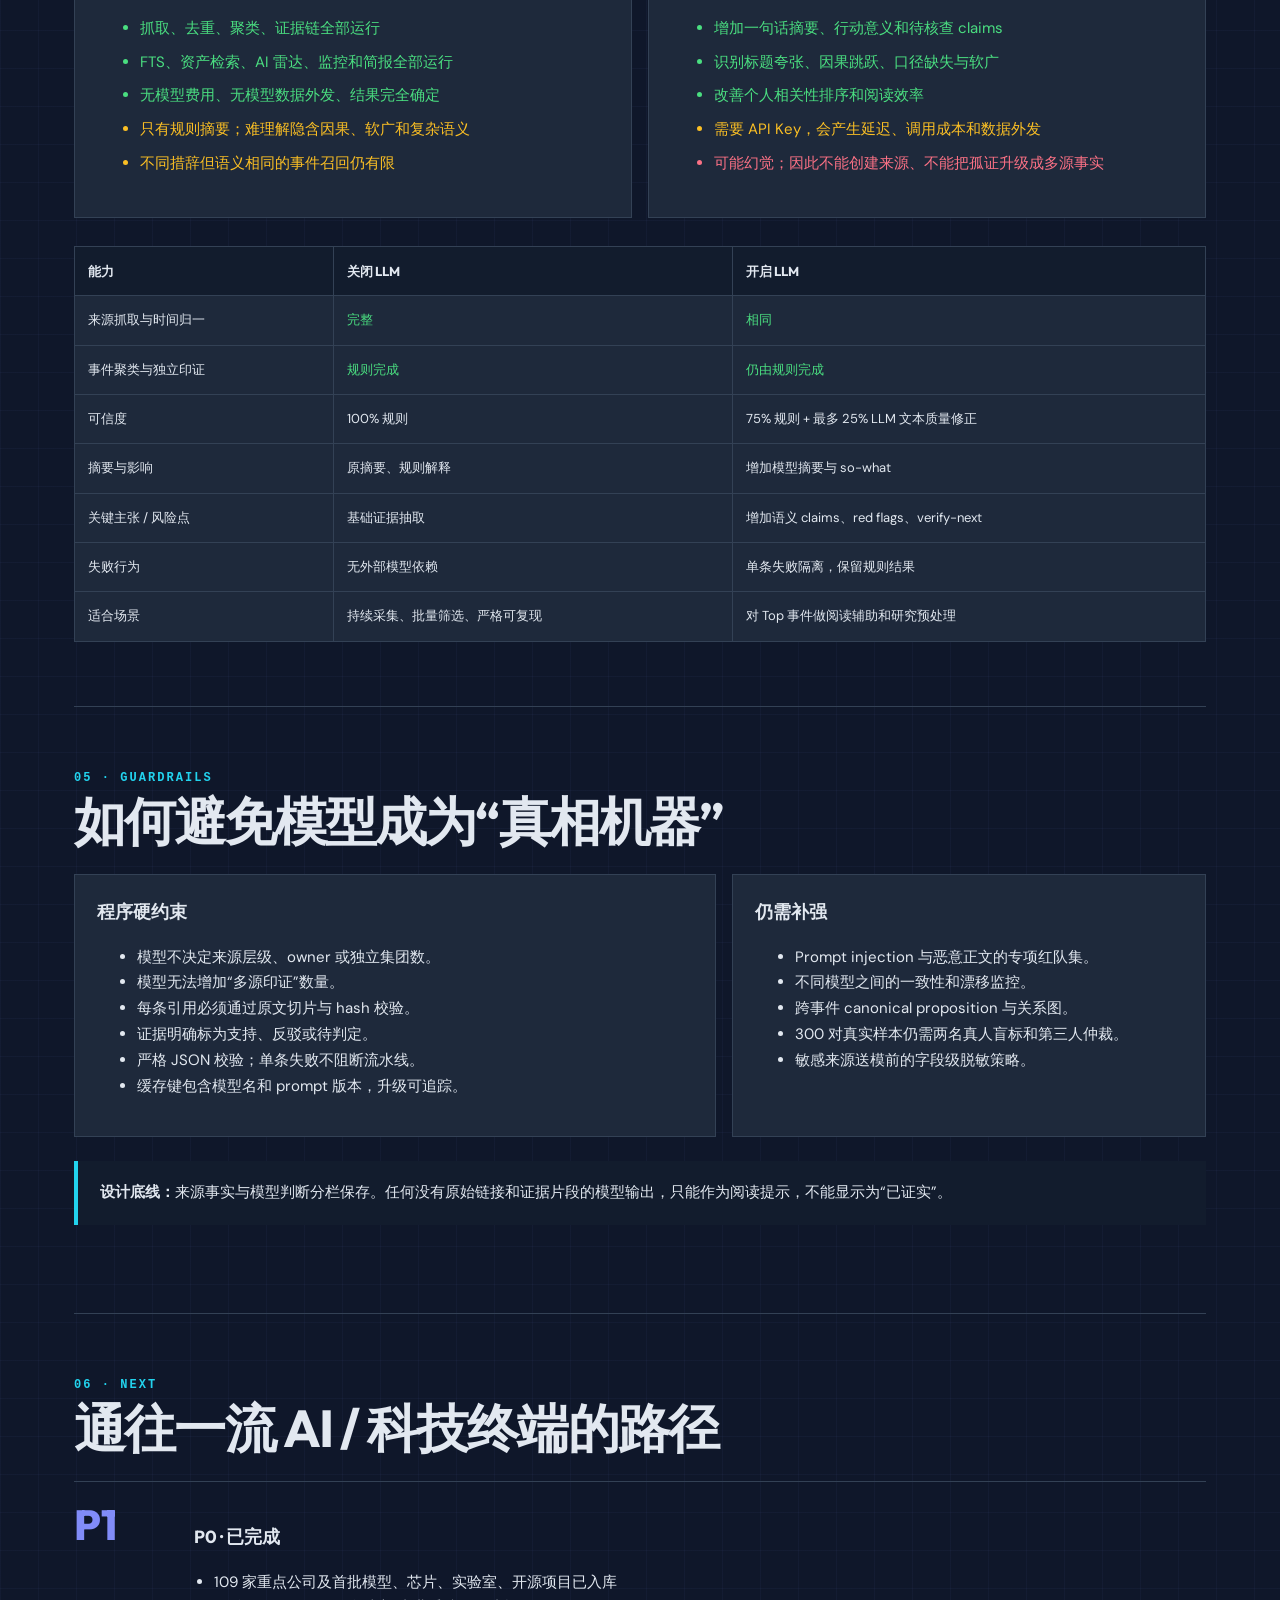
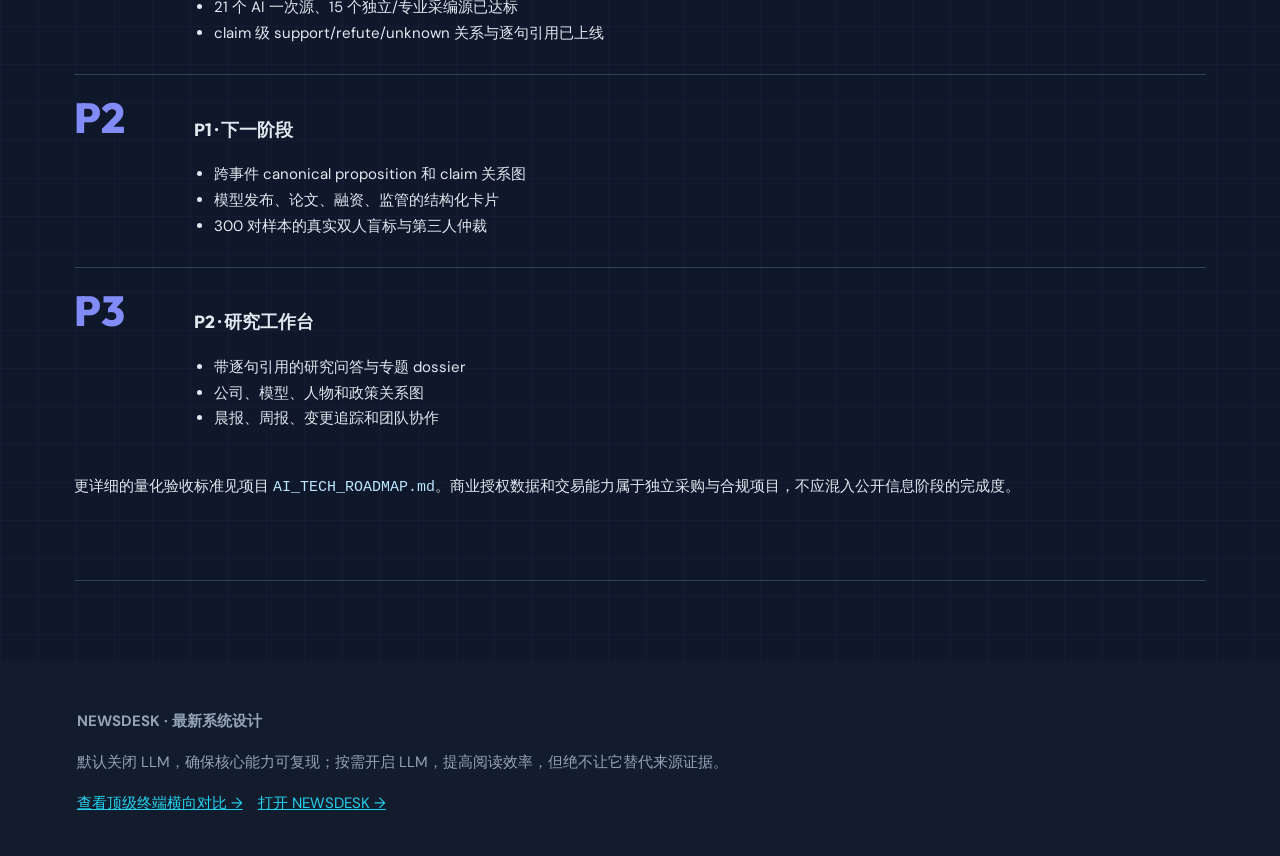
<file: web/system-summary.html>
<!doctype html>
<!--
  Aesthetic Direction: E. 科技冷冽
  Display Font: Outfit | Body Font: DM Sans
  Primary: #818CF8 | Accent: #22D3EE | Bg: #0F172A
  Texture: technical grid + model-flow rails
-->
<html lang="zh-CN">
<head>
<meta charset="utf-8"><meta name="viewport" content="width=device-width,initial-scale=1">
<title>NEWSDESK｜最新系统设计与大模型工作机制</title>
<link rel="preconnect" href="https://fonts.googleapis.com"><link rel="preconnect" href="https://fonts.gstatic.com" crossorigin>
<link href="https://fonts.googleapis.com/css2?family=DM+Sans:wght@400;500;600&family=Outfit:wght@600;800&display=swap" rel="stylesheet">
<style>
:root{--bg:#0f172a;--surface:#1e293b;--surface2:#121c2d;--ink:#e2e8f0;--muted:#94a3b8;--primary:#818cf8;--accent:#22d3ee;--green:#4ade80;--amber:#fbbf24;--red:#fb7185;--line:#334155;--display:'Outfit',sans-serif;--body:'DM Sans','PingFang SC',sans-serif}*{box-sizing:border-box}html{scroll-behavior:smooth}body{margin:0;color:var(--ink);font:15px/1.72 var(--body);background-color:var(--bg);background-image:linear-gradient(rgba(129,140,248,.045) 1px,transparent 1px),linear-gradient(90deg,rgba(129,140,248,.045) 1px,transparent 1px);background-size:38px 38px}a{color:var(--accent)}code{font-family:ui-monospace,monospace;color:#bae6fd}.hero{min-height:78vh;padding:72px max(6vw,24px);display:flex;align-items:flex-end;position:relative;overflow:hidden;background:radial-gradient(circle at 78% 16%,rgba(34,211,238,.2),transparent 30%),linear-gradient(140deg,var(--bg),var(--surface2))}.hero:after{content:'LLM';position:absolute;right:-18px;top:-65px;color:rgba(129,140,248,.055);font:800 300px/1 var(--display)}.hero>div{position:relative;z-index:1}.eyebrow{color:var(--accent);font:700 12px ui-monospace,monospace;letter-spacing:.17em;text-transform:uppercase}.hero h1,h2,h3{font-family:var(--display)}.hero h1{font-size:clamp(44px,7vw,94px);line-height:.96;letter-spacing:-.05em;margin:20px 0;max-width:1000px}.hero p{max-width:830px;color:#c4d0df;font-size:20px}.meta{display:flex;gap:18px;flex-wrap:wrap;color:var(--muted);font:12px ui-monospace,monospace}.wrap{max-width:1180px;margin:auto;padding:0 24px 80px}.nav{position:sticky;top:0;z-index:4;display:flex;gap:8px;overflow:auto;padding:13px 0;background:rgba(15,23,42,.95);backdrop-filter:blur(12px);border-bottom:1px solid var(--line)}.nav a{padding:7px 11px;border:1px solid var(--line);text-decoration:none;white-space:nowrap;color:var(--ink)}section{padding:64px 0;border-bottom:1px solid var(--line);scroll-margin-top:58px}h2{font-size:clamp(30px,4.5vw,52px);line-height:1.08;letter-spacing:-.035em;margin:8px 0 25px}.lead{font-size:19px;color:#bfccda;max-width:900px}.metrics{display:grid;grid-template-columns:repeat(5,1fr);gap:10px;margin:28px 0}.metric{background:var(--surface);border:1px solid var(--line);padding:20px}.metric b{display:block;color:var(--accent);font:800 30px var(--display)}.metric span{color:var(--muted);font-size:11px;text-transform:uppercase;letter-spacing:.06em}.pipeline{display:grid;grid-template-columns:repeat(7,1fr);gap:7px;margin:30px 0}.node{position:relative;min-height:130px;background:var(--surface);border:1px solid var(--line);border-top:3px solid var(--primary);padding:16px 12px}.node:not(:last-child):after{content:'›';position:absolute;right:-9px;top:42px;color:var(--accent);z-index:2;font-size:24px}.node b{display:block;font-family:var(--display);margin-bottom:7px}.node span{font-size:12px;color:var(--muted)}.callout{padding:19px 22px;margin:24px 0;background:var(--surface2);border-left:4px solid var(--accent)}.callout.warning{border-color:var(--amber)}.switch{display:grid;grid-template-columns:1fr 1fr;gap:16px;margin:28px 0}.mode{background:var(--surface);border:1px solid var(--line);padding:25px}.mode.off{border-top:5px solid var(--green)}.mode.on{border-top:5px solid var(--primary)}.mode h3{font-size:25px;margin:0 0 5px}.mode .status{font:700 12px ui-monospace,monospace;color:var(--muted)}.mode li{margin:8px 0}.formula{padding:24px;background:#090e18;border:1px solid var(--line);font:14px/1.8 ui-monospace,monospace;overflow:auto}.formula strong{color:var(--accent)}table{width:100%;border-collapse:collapse;background:var(--surface);font-size:13px}th,td{padding:13px;border:1px solid var(--line);text-align:left;vertical-align:top}th{background:var(--surface2);font-family:var(--display)}.yes{color:var(--green)}.maybe{color:var(--amber)}.no{color:var(--red)}.guardrails{display:grid;grid-template-columns:1.15fr .85fr;gap:16px}.card{background:var(--surface);border:1px solid var(--line);padding:22px}.card h3{margin-top:0}.timeline{counter-reset:phase}.phase{display:grid;grid-template-columns:100px 1fr;gap:20px;padding:22px 0;border-top:1px solid var(--line)}.phase:before{counter-increment:phase;content:'P' counter(phase);font:800 42px/1 var(--display);color:var(--primary)}.phase ul{margin:5px 0;padding-left:20px}.footer{padding:48px max(6vw,24px);background:var(--surface2);color:var(--muted)}@media(max-width:900px){.metrics{grid-template-columns:1fr 1fr}.pipeline{grid-template-columns:1fr 1fr}.switch,.guardrails{grid-template-columns:1fr}.node:after{display:none}}@media(max-width:520px){.metrics,.pipeline{grid-template-columns:1fr}.hero{min-height:650px}.phase{grid-template-columns:1fr}}
</style></head>
<body>
<header class="hero"><div><div class="eyebrow">Architecture update · 2026.09.06</div><h1>规则是骨架，<br>大模型是增强层</h1><p>NEWSDESK 最新系统设计说明：67 个公开信源、36 条 AI 情报专线、跨语言事件聚类、claim 级关系证据、148 个实体的资产关联和可选的大模型内容甄别。即使关闭 LLM，核心终端与引用研究仍完整可用。</p><div class="meta"><span>SCHEMA V10</span><span>67 ENABLED SOURCES</span><span>4,382 ITEMS</span><span>3,447 EVENTS</span><span>4,364 CITATIONS</span></div></div></header>
<main class="wrap">
<nav class="nav"><a href="#overview">系统现状</a><a href="#pipeline">数据流水线</a><a href="#llm">LLM 怎么工作</a><a href="#switch">开 / 关区别</a><a href="#safety">边界与安全</a><a href="#next">下一步</a><a href="/">返回终端</a></nav>

<section id="overview"><div class="eyebrow">01 · Current system</div><h2>现在已经不是简单聚合器</h2><p class="lead">系统把文章转化为可查询、可解释、可追踪的事件和 claims：先保留原始来源和时间，再判断报道是否来自独立主体，最后把每条结论绑定到精确原文、字符位置、quote hash 和支持/反驳/待判定关系。AI / 科技雷达进一步把信息拆为研究、模型、算力、开源、治理和产业六条线。</p><div class="metrics"><div class="metric"><b>67</b><span>启用信源</span></div><div class="metric"><b>350</b><span>72H AI 事件</span></div><div class="metric"><b>21</b><span>AI 一次源</span></div><div class="metric"><b>93/93</b><span>自动化测试</span></div><div class="metric"><b>&lt;200ms</b><span>最慢搜索 p95</span></div></div><div class="callout"><b>信息来源结构：</b>21 个 AI 一次源、15 个独立/专业采编源严格分层；其中 19 个一次源近 30 天真实活跃。4,364 条引用的关系、字符切片与 hash 均通过完整性门禁。</div></section>

<section id="pipeline"><div class="eyebrow">02 · Deterministic pipeline</div><h2>每次刷新经过七个确定性步骤</h2><div class="pipeline"><div class="node"><b>01 获取</b><span>RSS、Atom、JSON、HTML；并发、超时、单源隔离</span></div><div class="node"><b>02 归一</b><span>标题、摘要、时区、URL、语言和稳定 ID</span></div><div class="node"><b>03 去重</b><span>同站重复与旧闻隔离，未来时间钳制</span></div><div class="node"><b>04 聚类</b><span>Jaccard、SimHash、跨语实体/金额和冲突约束</span></div><div class="node"><b>05 证据</b><span>owner 与角色去重，声明、报道、线索分层</span></div><div class="node"><b>06 关联</b><span>公司、证券、政策、市场资产与证据片段</span></div><div class="node"><b>07 输出</b><span>排序、搜索、AI 雷达、监控、简报和 API</span></div></div><div class="formula"><strong>规则可信度</strong> = 40% × 来源权威 + 30% × 独立印证 + 20% × 文本质量 + 10% × 时间一致性<br><strong>最终排序</strong> = (55% × 可信度 + 45% × 相关性) × 时效衰减</div><p>这些步骤全部可解释、可测试，不依赖大模型。大模型不可用、超时或关闭时，数据库、聚类、搜索和告警都不会中断。</p></section>

<section id="llm"><div class="eyebrow">03 · LLM layer</div><h2>大模型在其中怎么工作</h2><p class="lead">LLM 位于规则聚类之后，而不是抓取之前。它只读取排名靠前的事件包：主标题、来源数、独立集团数、最高来源等级、最多 8 个来源标题和有限摘要。它看不到管理令牌，也不负责访问原网页。</p><div class="pipeline"><div class="node"><b>候选选择</b><span>按规则 rank 选择 Top N；已有同模型同 prompt 版本结果则跳过</span></div><div class="node"><b>上下文封装</b><span>标题、来源结构、摘要；限制长度降低成本和注入面</span></div><div class="node"><b>结构化判断</b><span>temperature 0.2，强制 JSON 输出</span></div><div class="node"><b>内容指标</b><span>事实密度、夸张度、决策相关性</span></div><div class="node"><b>解释产物</b><span>摘要、so what、claims、red flags、核查建议</span></div><div class="node"><b>规则融合</b><span>LLM 对可信度最多占 25%，规则始终占 75%</span></div><div class="node"><b>持久化</b><span>记录模型与 prompt 版本，结果可缓存、可审计</span></div></div>
<table><thead><tr><th>LLM 输出</th><th>用途</th><th>明确不能代表</th></tr></thead><tbody><tr><td><code>factuality</code></td><td>文本中可核查主体、数字、时间和出处的密度</td><td>事件发生概率或“真假分”</td></tr><tr><td><code>sensationalism</code></td><td>标题是否相对正文夸张</td><td>对媒体立场的政治判断</td></tr><tr><td><code>relevance</code></td><td>对投资、职业和重大决策的价值</td><td>适合所有用户的普遍价值</td></tr><tr><td><code>claims</code></td><td>把文本整理为待核查断言</td><td>断言已经得到外部证实</td></tr><tr><td><code>red_flags</code></td><td>提示无出处、因果跳跃、软广、数据缺口径等</td><td>自动判定造假</td></tr><tr><td><code>verify_next</code></td><td>给出下一步核查方向</td><td>替用户完成最终尽调</td></tr></tbody></table>
<div class="callout warning"><b>当前运行状态：关闭。</b>服务器没有配置 <code>DASHSCOPE_API_KEY</code>，Supervisor 也未带 <code>--llm</code> 启动。当前页面中的证据分、聚类和 AI 雷达全部来自规则与来源数据，不是模型“编出来”的。</div></section>

<section id="switch"><div class="eyebrow">04 · On versus off</div><h2>打开与关闭，大体有什么区别</h2><div class="switch"><article class="mode off"><div class="status">LLM OFF · 当前生产状态</div><h3>稳定、便宜、完全可复现</h3><ul><li class="yes">抓取、去重、聚类、证据链全部运行</li><li class="yes">FTS、资产检索、AI 雷达、监控和简报全部运行</li><li class="yes">无模型费用、无模型数据外发、结果完全确定</li><li class="maybe">只有规则摘要；难理解隐含因果、软广和复杂语义</li><li class="maybe">不同措辞但语义相同的事件召回仍有限</li></ul></article><article class="mode on"><div class="status">LLM ON · 可选增强</div><h3>更会读，但不取代证据</h3><ul><li class="yes">增加一句话摘要、行动意义和待核查 claims</li><li class="yes">识别标题夸张、因果跳跃、口径缺失与软广</li><li class="yes">改善个人相关性排序和阅读效率</li><li class="maybe">需要 API Key，会产生延迟、调用成本和数据外发</li><li class="no">可能幻觉；因此不能创建来源、不能把孤证升级成多源事实</li></ul></article></div>
<table><thead><tr><th>能力</th><th>关闭 LLM</th><th>开启 LLM</th></tr></thead><tbody><tr><td>来源抓取与时间归一</td><td class="yes">完整</td><td class="yes">相同</td></tr><tr><td>事件聚类与独立印证</td><td class="yes">规则完成</td><td class="yes">仍由规则完成</td></tr><tr><td>可信度</td><td>100% 规则</td><td>75% 规则 + 最多 25% LLM 文本质量修正</td></tr><tr><td>摘要与影响</td><td>原摘要、规则解释</td><td>增加模型摘要与 so-what</td></tr><tr><td>关键主张 / 风险点</td><td>基础证据抽取</td><td>增加语义 claims、red flags、verify-next</td></tr><tr><td>失败行为</td><td>无外部模型依赖</td><td>单条失败隔离，保留规则结果</td></tr><tr><td>适合场景</td><td>持续采集、批量筛选、严格可复现</td><td>对 Top 事件做阅读辅助和研究预处理</td></tr></tbody></table></section>

<section id="safety"><div class="eyebrow">05 · Guardrails</div><h2>如何避免模型成为“真相机器”</h2><div class="guardrails"><div class="card"><h3>程序硬约束</h3><ul><li>模型不决定来源层级、owner 或独立集团数。</li><li>模型无法增加“多源印证”数量。</li><li>每条引用必须通过原文切片与 hash 校验。</li><li>证据明确标为支持、反驳或待判定。</li><li>严格 JSON 校验；单条失败不阻断流水线。</li><li>缓存键包含模型名和 prompt 版本，升级可追踪。</li></ul></div><div class="card"><h3>仍需补强</h3><ul><li>Prompt injection 与恶意正文的专项红队集。</li><li>不同模型之间的一致性和漂移监控。</li><li>跨事件 canonical proposition 与关系图。</li><li>300 对真实样本仍需两名真人盲标和第三人仲裁。</li><li>敏感来源送模前的字段级脱敏策略。</li></ul></div></div><div class="callout"><b>设计底线：</b>来源事实与模型判断分栏保存。任何没有原始链接和证据片段的模型输出，只能作为阅读提示，不能显示为“已证实”。</div></section>

<section id="next"><div class="eyebrow">06 · Next</div><h2>通往一流 AI / 科技终端的路径</h2><div class="timeline"><div class="phase"><div><h3>P0 · 已完成</h3><ul><li>109 家重点公司及首批模型、芯片、实验室、开源项目已入库</li><li>21 个 AI 一次源、15 个独立/专业采编源已达标</li><li>claim 级 support/refute/unknown 关系与逐句引用已上线</li></ul></div></div><div class="phase"><div><h3>P1 · 下一阶段</h3><ul><li>跨事件 canonical proposition 和 claim 关系图</li><li>模型发布、论文、融资、监管的结构化卡片</li><li>300 对样本的真实双人盲标与第三人仲裁</li></ul></div></div><div class="phase"><div><h3>P2 · 研究工作台</h3><ul><li>带逐句引用的研究问答与专题 dossier</li><li>公司、模型、人物和政策关系图</li><li>晨报、周报、变更追踪和团队协作</li></ul></div></div></div><p>更详细的量化验收标准见项目 <code>AI_TECH_ROADMAP.md</code>。商业授权数据和交易能力属于独立采购与合规项目，不应混入公开信息阶段的完成度。</p></section>
</main><footer class="footer"><b>NEWSDESK · 最新系统设计</b><p>默认关闭 LLM，确保核心能力可复现；按需开启 LLM，提高阅读效率，但绝不让它替代来源证据。</p><a href="/report.html">查看顶级终端横向对比 →</a>　<a href="/">打开 NEWSDESK →</a></footer>
</body></html>
</file>
